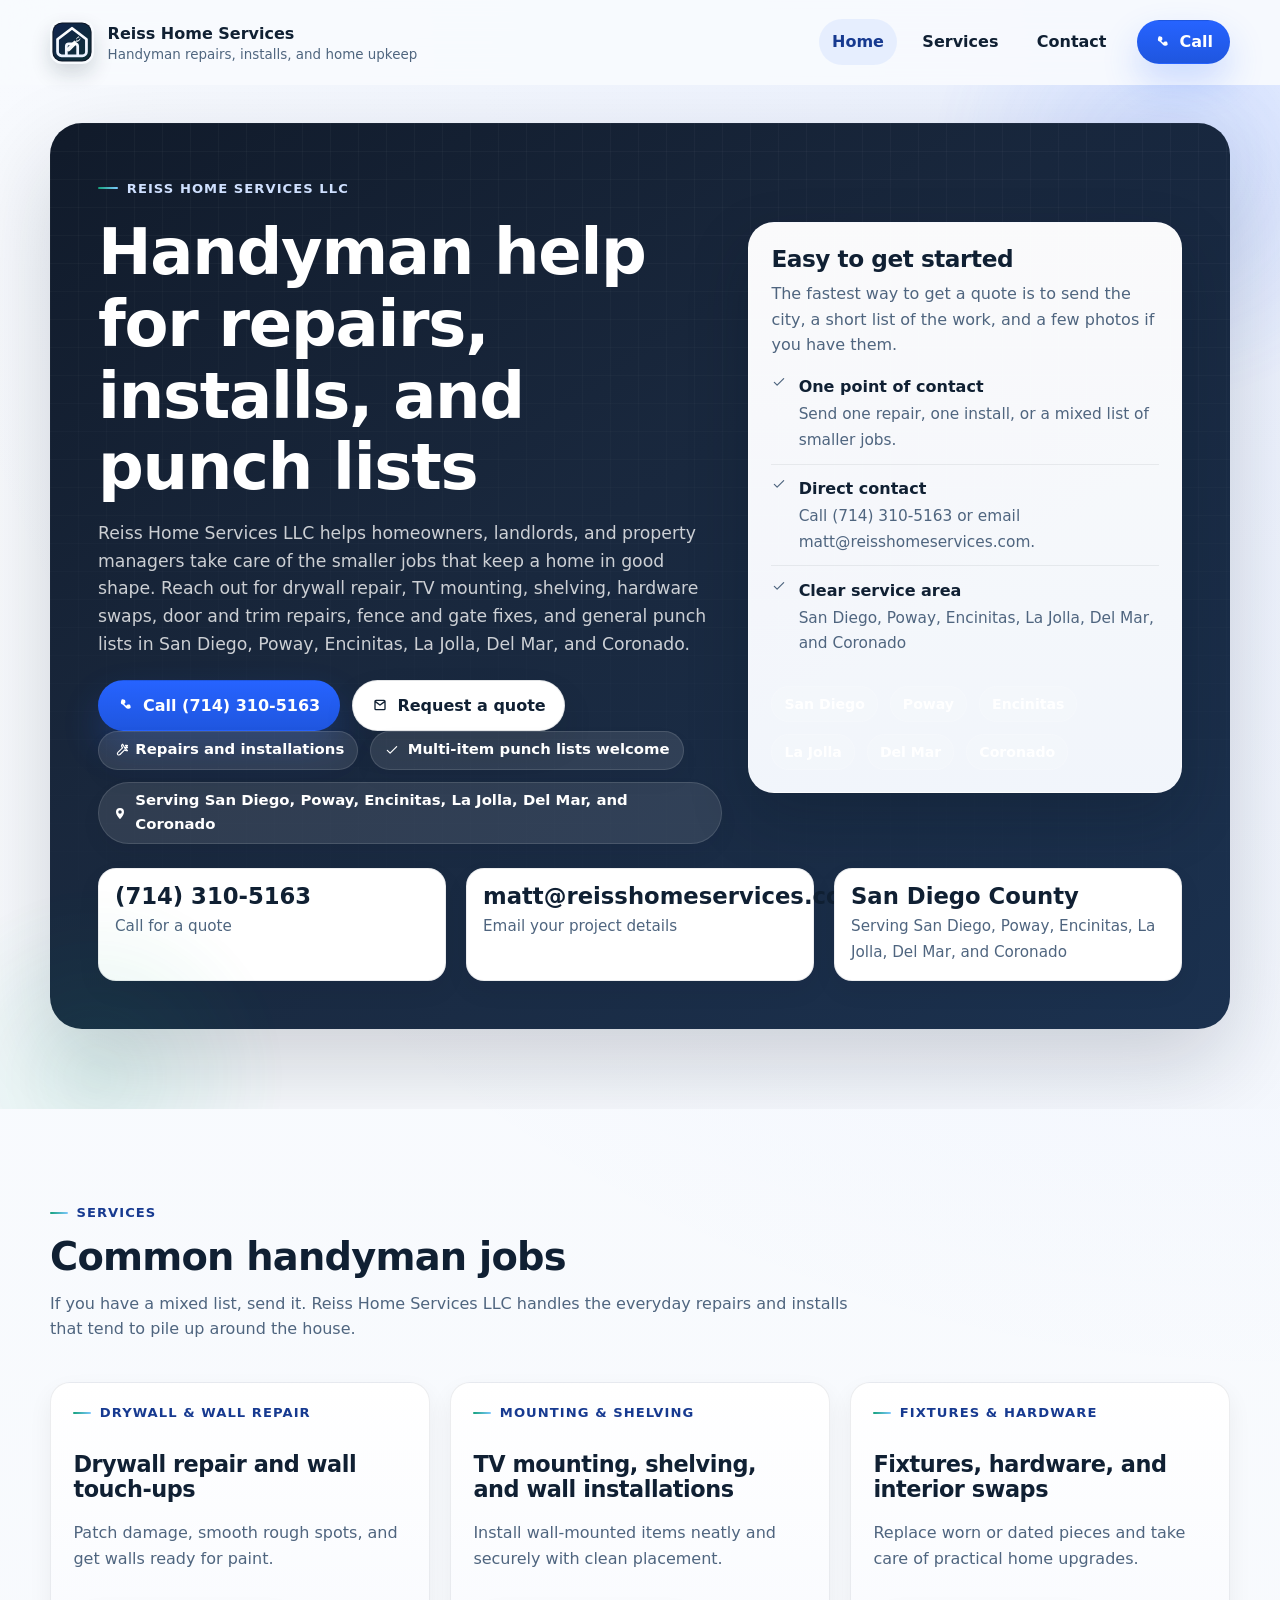
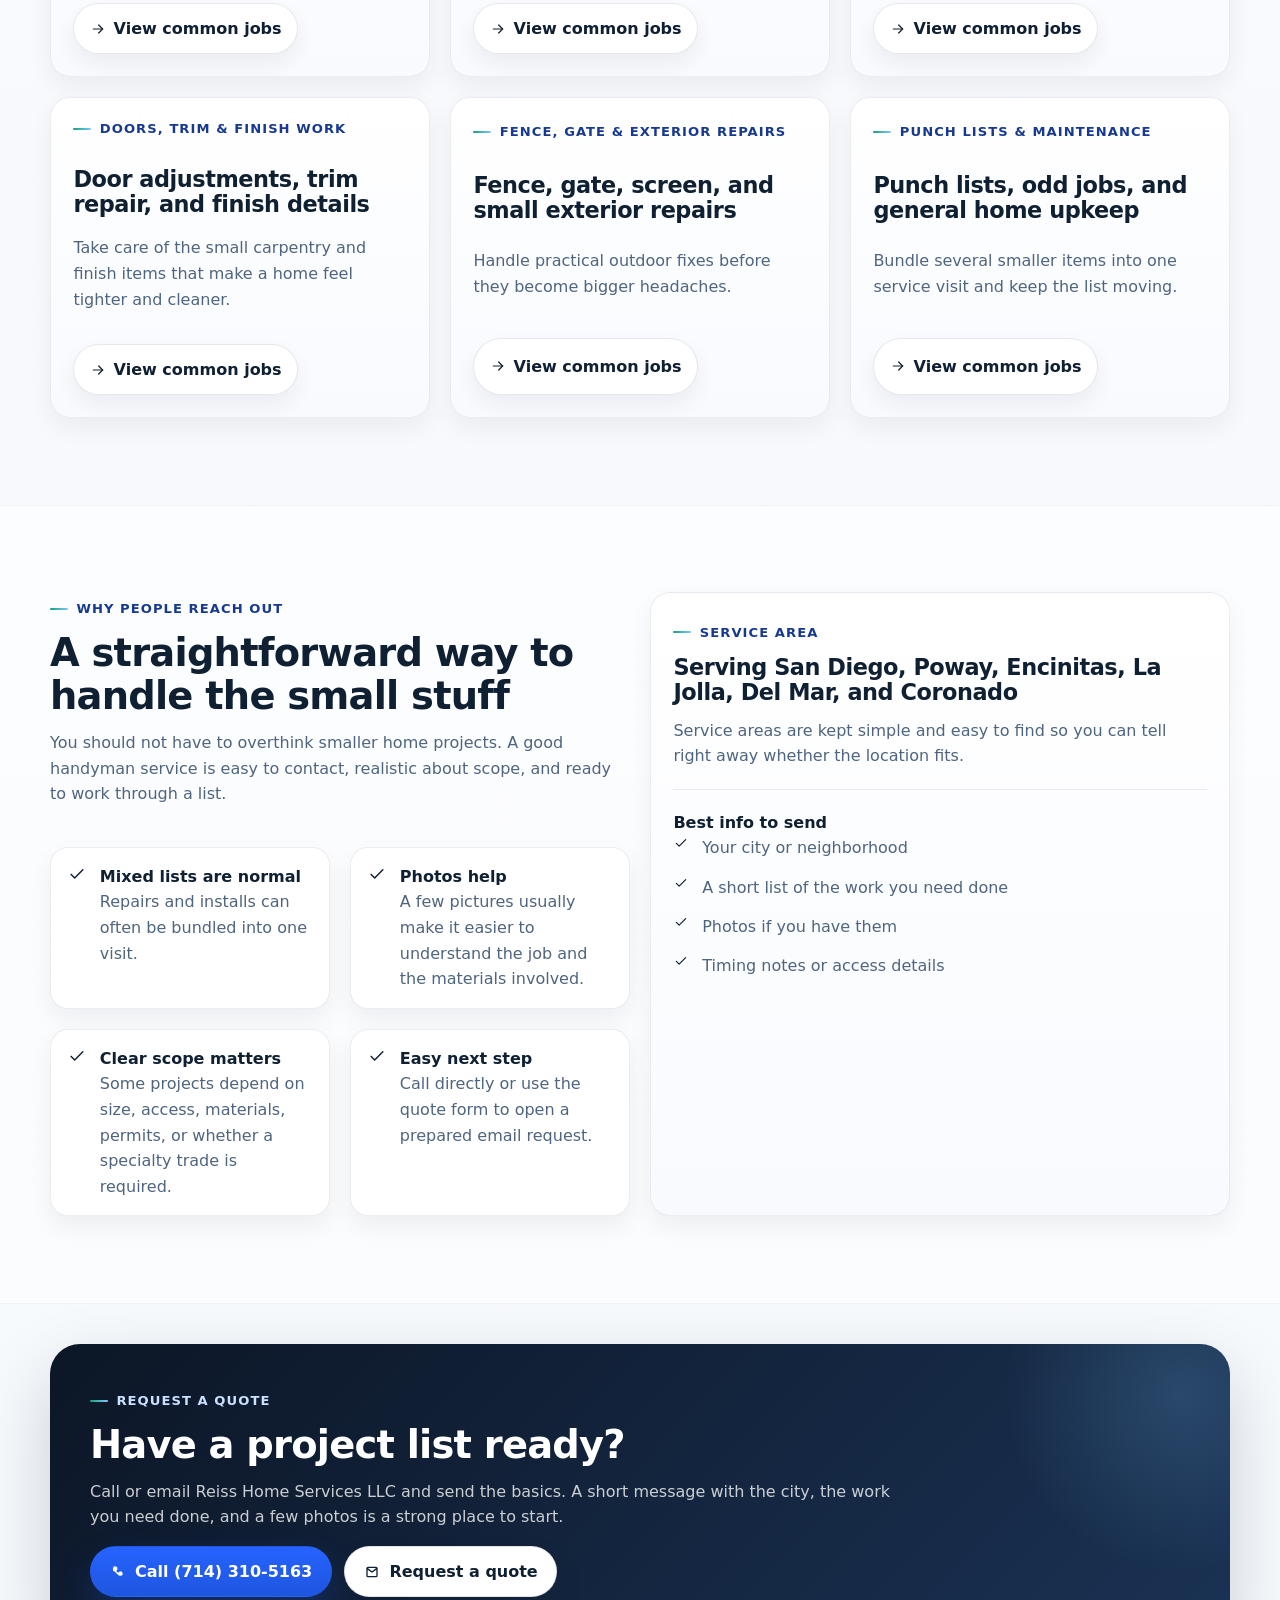
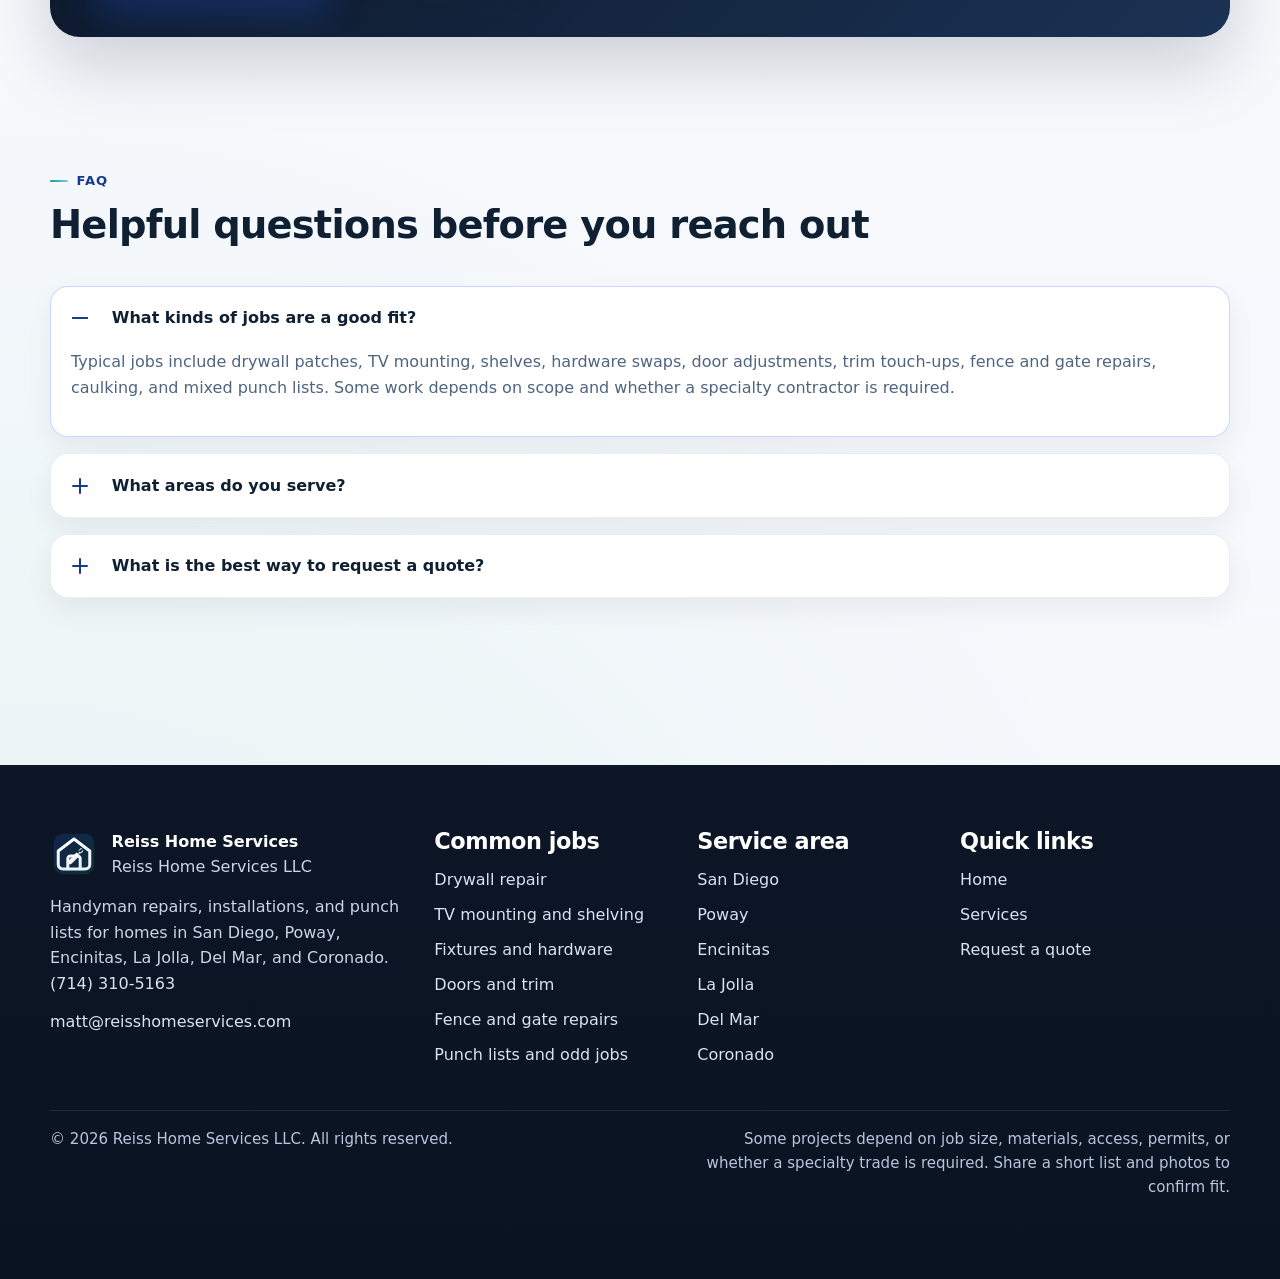
<file: index.html>
<!doctype html>
    <html lang="en">
        <head>
      <meta charset="utf-8">
      <meta name="viewport" content="width=device-width, initial-scale=1">
      <title>Handyman in San Diego County | Reiss Home Services LLC</title>
      <meta name="description" content="Handyman repairs, installations, and punch lists for homes in San Diego, Poway, Encinitas, La Jolla, Del Mar, and Coronado. Call or email Reiss Home Services LLC for a quote.">
      <meta name="keywords" content="handyman san diego county, handyman san diego, handyman poway, handyman encinitas, handyman la jolla, handyman del mar, handyman coronado, drywall repair, tv mounting, shelves, door repair, trim repair, punch list">
      <meta name="robots" content="index,follow,max-image-preview:large,max-snippet:-1,max-video-preview:-1">
      <meta name="theme-color" content="#0c1626">
      <meta name="format-detection" content="telephone=yes">
      <link rel="canonical" href="https://reisshomeservices.com/">
      <link rel="alternate" hreflang="en-US" href="https://reisshomeservices.com/">
      <link rel="alternate" hreflang="x-default" href="https://reisshomeservices.com/">
      <meta property="og:type" content="website">
      <meta property="og:site_name" content="Reiss Home Services">
      <meta property="og:locale" content="en_US">
      <meta property="og:title" content="Handyman in San Diego County | Reiss Home Services LLC">
      <meta property="og:description" content="Handyman repairs, installations, and punch lists for homes in San Diego, Poway, Encinitas, La Jolla, Del Mar, and Coronado. Call or email Reiss Home Services LLC for a quote.">
      <meta property="og:url" content="https://reisshomeservices.com/">
      <meta property="og:image" content="https://reisshomeservices.com/assets/img/og-image.png">
      <meta property="og:image:width" content="1200">
      <meta property="og:image:height" content="630">
      <meta name="twitter:card" content="summary_large_image">
      <meta name="twitter:title" content="Handyman in San Diego County | Reiss Home Services LLC">
      <meta name="twitter:description" content="Handyman repairs, installations, and punch lists for homes in San Diego, Poway, Encinitas, La Jolla, Del Mar, and Coronado. Call or email Reiss Home Services LLC for a quote.">
      <meta name="twitter:image" content="https://reisshomeservices.com/assets/img/og-image.png">
      <link rel="icon" href="favicon.ico" sizes="any">
      <link rel="icon" type="image/svg+xml" href="favicon.svg">
      <link rel="apple-touch-icon" href="apple-touch-icon.png">
      <link rel="manifest" href="site.webmanifest">
      <link rel="stylesheet" href="assets/css/styles.css">
      <script type="application/ld+json">{"@context":"https://schema.org","@type":["HomeAndConstructionBusiness","ProfessionalService"],"@id":"https://reisshomeservices.com#business","name":"Reiss Home Services","legalName":"Reiss Home Services LLC","url":"https://reisshomeservices.com/","telephone":"(714) 310-5163","email":"matt@reisshomeservices.com","logo":"https://reisshomeservices.com/assets/img/icon-512.png","image":"https://reisshomeservices.com/assets/img/og-image.png","description":"Handyman repairs, installations, and punch lists in San Diego County.","areaServed":[{"@type":"City","name":"San Diego"},{"@type":"City","name":"Poway"},{"@type":"City","name":"Encinitas"},{"@type":"City","name":"La Jolla"},{"@type":"City","name":"Del Mar"},{"@type":"City","name":"Coronado"}],"serviceArea":{"@type":"AdministrativeArea","name":"San Diego County, California"},"contactPoint":[{"@type":"ContactPoint","contactType":"customer service","telephone":"(714) 310-5163","email":"matt@reisshomeservices.com","areaServed":["San Diego","Poway","Encinitas","La Jolla","Del Mar","Coronado"],"availableLanguage":["en-US"]}],"hasOfferCatalog":{"@type":"OfferCatalog","name":"Handyman services","itemListElement":[{"@type":"OfferCatalog","name":"Drywall & wall repair","url":"https://reisshomeservices.com/services/#drywall-wall-repair","description":"Patch damage, smooth rough spots, and get walls ready for paint.","itemListElement":[{"@type":"Service","name":"Drywall hole patching"},{"@type":"Service","name":"Nail pop and screw pop repair"},{"@type":"Service","name":"Minor ceiling patch repair"},{"@type":"Service","name":"Stress crack touch-ups"},{"@type":"Service","name":"Texture touch-up blending"},{"@type":"Service","name":"Corner bead touch-ups"},{"@type":"Service","name":"Scuffed wall repair"},{"@type":"Service","name":"Paint-ready surface prep"}]},{"@type":"OfferCatalog","name":"Mounting & shelving","url":"https://reisshomeservices.com/services/#mounting-shelving-installations","description":"Install wall-mounted items neatly and securely with clean placement.","itemListElement":[{"@type":"Service","name":"TV mounting"},{"@type":"Service","name":"Floating shelf installation"},{"@type":"Service","name":"Mirror hanging"},{"@type":"Service","name":"Artwork and frame hanging"},{"@type":"Service","name":"Curtain rod installation"},{"@type":"Service","name":"Towel bar and bath accessory mounting"},{"@type":"Service","name":"Closet shelves and rods"},{"@type":"Service","name":"Garage storage mounting"}]},{"@type":"OfferCatalog","name":"Fixtures & hardware","url":"https://reisshomeservices.com/services/#fixtures-hardware-swaps","description":"Replace worn or dated pieces and take care of practical home upgrades.","itemListElement":[{"@type":"Service","name":"Light fixture replacement"},{"@type":"Service","name":"Ceiling fan replacement"},{"@type":"Service","name":"Faucet replacement"},{"@type":"Service","name":"Showerhead installation"},{"@type":"Service","name":"Cabinet pulls and knobs"},{"@type":"Service","name":"Door hardware replacement"},{"@type":"Service","name":"Smart lock hardware installation"},{"@type":"Service","name":"Smoke and CO alarm replacement"}]},{"@type":"OfferCatalog","name":"Doors, trim & finish work","url":"https://reisshomeservices.com/services/#doors-trim-finish-work","description":"Take care of the small carpentry and finish items that make a home feel tighter and cleaner.","itemListElement":[{"@type":"Service","name":"Interior door alignment"},{"@type":"Service","name":"Latch and strike plate adjustment"},{"@type":"Service","name":"Closet door repair"},{"@type":"Service","name":"Weatherstripping replacement"},{"@type":"Service","name":"Threshold adjustment"},{"@type":"Service","name":"Baseboard repair"},{"@type":"Service","name":"Trim touch-ups"},{"@type":"Service","name":"Caulking refresh"}]},{"@type":"OfferCatalog","name":"Fence, gate & exterior repairs","url":"https://reisshomeservices.com/services/#fence-gate-exterior-repairs","description":"Handle practical outdoor fixes before they become bigger headaches.","itemListElement":[{"@type":"Service","name":"Gate latch repair"},{"@type":"Service","name":"Gate alignment adjustments"},{"@type":"Service","name":"Fence hardware replacement"},{"@type":"Service","name":"Fence board replacement"},{"@type":"Service","name":"Screen door repair"},{"@type":"Service","name":"Window screen repair"},{"@type":"Service","name":"Exterior caulking touch-ups"},{"@type":"Service","name":"Mailbox and accessory fixes"}]},{"@type":"OfferCatalog","name":"Punch lists & maintenance","url":"https://reisshomeservices.com/services/#punch-lists-maintenance","description":"Bundle several smaller items into one service visit and keep the list moving.","itemListElement":[{"@type":"Service","name":"Move-in punch lists"},{"@type":"Service","name":"Move-out repair lists"},{"@type":"Service","name":"Rental turnover touch-ups"},{"@type":"Service","name":"Home sale prep items"},{"@type":"Service","name":"Seasonal maintenance tasks"},{"@type":"Service","name":"Accessory assembly and installation"},{"@type":"Service","name":"Small mixed repair lists"},{"@type":"Service","name":"Odds and ends around the house"}]}]},"knowsAbout":["Drywall repair","TV mounting","Shelf installation","Fixture replacement","Door repair","Trim repair","Fence repair","Gate repair","Punch lists","Home maintenance"]}</script>
<script type="application/ld+json">{"@context":"https://schema.org","@type":"WebSite","@id":"https://reisshomeservices.com#website","url":"https://reisshomeservices.com/","name":"Reiss Home Services","description":"Handyman repairs, installations, and punch lists in San Diego County.","inLanguage":"en-US","publisher":{"@id":"https://reisshomeservices.com#business"}}</script>
<script type="application/ld+json">{"@context":"https://schema.org","@type":"WebPage","name":"Reiss Home Services home page","url":"https://reisshomeservices.com/","description":"Handyman repairs, installations, and punch lists in San Diego County.","isPartOf":{"@id":"https://reisshomeservices.com#website"}}</script>
<script type="application/ld+json">{"@context":"https://schema.org","@type":"FAQPage","mainEntity":[{"@type":"Question","name":"What kinds of jobs are a good fit?","acceptedAnswer":{"@type":"Answer","text":"Typical jobs include drywall patches, TV mounting, shelves, hardware swaps, door adjustments, trim touch-ups, fence and gate repairs, caulking, and mixed punch lists. Some work depends on scope and whether a specialty contractor is required."}},{"@type":"Question","name":"What areas do you serve?","acceptedAnswer":{"@type":"Answer","text":"Reiss Home Services LLC serves San Diego, Poway, Encinitas, La Jolla, Del Mar, and Coronado."}},{"@type":"Question","name":"What is the best way to request a quote?","acceptedAnswer":{"@type":"Answer","text":"Call or email with your city, a short description of the work, and photos if you have them. You can also use the quote form to open a prepared email draft."}}]}</script>
    </head>
    <body>
      <a class="skip-link" href="#main-content">Skip to content</a>
      <header class="site-header" data-header>
  <div class="container header-inner">
    <a class="brand" href="./">
      <img src="assets/img/logo-mark.svg" alt="Reiss Home Services logo" width="44" height="44">
      <span class="brand-copy">
        <strong>Reiss Home Services</strong>
        <span>Handyman repairs, installs, and home upkeep</span>
      </span>
    </a>
    <button class="menu-toggle" type="button" aria-expanded="false" aria-label="Toggle navigation" data-menu-toggle>
      <span></span><span></span><span></span>
    </button>
    <nav class="site-nav" aria-label="Primary" data-site-nav>
      <div class="site-nav-links">
        <a href="./" aria-current="page">Home</a>
        <a href="services/">Services</a>
        <a href="contact/">Contact</a>
      </div>
      <div class="site-nav-cta">
        <a class="button nav-cta" href="tel:+17143105163"><svg class="icon-sm" viewBox="0 0 24 24" aria-hidden="true" xmlns="http://www.w3.org/2000/svg"><path fill="currentColor" d="M6.4 5.1a2 2 0 0 1 2.3-1.6l2.2.5a2 2 0 0 1 1.5 1.6l.2 1.9a2 2 0 0 1-.6 1.7L10.7 10a14.7 14.7 0 0 0 3.3 3.3l.8-1.3a2 2 0 0 1 1.7-.9l1.9.2a2 2 0 0 1 1.6 1.5l.5 2.2a2 2 0 0 1-1.6 2.3l-1.8.3a4 4 0 0 1-3.4-1.1l-4.7-4.7A4 4 0 0 1 6 6.9z"/></svg><span>Call</span></a>
      </div>
    </nav>
  </div>
</header>

      <main id="main-content">
          <section class="hero">
      <div class="container">
        <div class="hero-shell">
          <div class="hero-grid">
            <div class="hero-copy">
              <div class="eyebrow">Reiss Home Services LLC</div>
              <h1>Handyman help for repairs, installs, and punch lists</h1>
              <p>Reiss Home Services LLC helps homeowners, landlords, and property managers take care of the smaller jobs that keep a home in good shape. Reach out for drywall repair, TV mounting, shelving, hardware swaps, door and trim repairs, fence and gate fixes, and general punch lists in San Diego, Poway, Encinitas, La Jolla, Del Mar, and Coronado.</p>
              <div class="actions">
                <a class="button" href="tel:+17143105163"><svg class="icon-sm" viewBox="0 0 24 24" aria-hidden="true" xmlns="http://www.w3.org/2000/svg"><path fill="currentColor" d="M6.4 5.1a2 2 0 0 1 2.3-1.6l2.2.5a2 2 0 0 1 1.5 1.6l.2 1.9a2 2 0 0 1-.6 1.7L10.7 10a14.7 14.7 0 0 0 3.3 3.3l.8-1.3a2 2 0 0 1 1.7-.9l1.9.2a2 2 0 0 1 1.6 1.5l.5 2.2a2 2 0 0 1-1.6 2.3l-1.8.3a4 4 0 0 1-3.4-1.1l-4.7-4.7A4 4 0 0 1 6 6.9z"/></svg><span>Call (714) 310-5163</span></a>
                <a class="button button-secondary" href="contact/"><svg class="icon-sm" viewBox="0 0 24 24" aria-hidden="true" xmlns="http://www.w3.org/2000/svg"><path fill="currentColor" d="M3.5 6.5A2.5 2.5 0 0 1 6 4h12a2.5 2.5 0 0 1 2.5 2.5v11A2.5 2.5 0 0 1 18 20H6a2.5 2.5 0 0 1-2.5-2.5zm2.2-.5 6.3 4.7 6.3-4.7H5.7zm12.8 2.5-5.8 4.4a1.3 1.3 0 0 1-1.4 0L5.5 8.5v9a.5.5 0 0 0 .5.5h12a.5.5 0 0 0 .5-.5z"/></svg><span>Request a quote</span></a>
              </div>
              <div class="hero-mini">
                <span class="chip"><svg class="icon-sm" viewBox="0 0 24 24" aria-hidden="true" xmlns="http://www.w3.org/2000/svg"><g fill="none" stroke="currentColor" stroke-width="1.8" stroke-linecap="round" stroke-linejoin="round"><path d="M14.7 4.4a4.2 4.2 0 0 0 1.1 4.3l-6.9 6.9a2.2 2.2 0 1 0 3.1 3.1l6.9-6.9a4.2 4.2 0 0 0 4.3 1.1l-2.7-2.7a1.7 1.7 0 0 1 2.4-2.4l2.7 2.7a4.2 4.2 0 0 0-1.1-4.3 4.2 4.2 0 0 0-4.3-1.1l1.4 1.4a1.7 1.7 0 0 1-2.4 2.4L16 3.3a4.2 4.2 0 0 0-1.3 1.1z"/></g></svg><span>Repairs and installations</span></span>
                <span class="chip"><svg class="icon-sm" viewBox="0 0 24 24" aria-hidden="true" xmlns="http://www.w3.org/2000/svg"><g fill="none" stroke="currentColor" stroke-width="1.8" stroke-linecap="round" stroke-linejoin="round"><path d="m5 12.5 4.2 4.2L19 7"/></g></svg><span>Multi-item punch lists welcome</span></span>
                <span class="chip"><svg class="icon-sm" viewBox="0 0 24 24" aria-hidden="true" xmlns="http://www.w3.org/2000/svg"><path fill="currentColor" d="M12 21s6-5.7 6-10.6A6 6 0 1 0 6 10.4C6 15.3 12 21 12 21zm0-8a2.6 2.6 0 1 1 0-5.2 2.6 2.6 0 0 1 0 5.2z"/></svg><span>Serving San Diego, Poway, Encinitas, La Jolla, Del Mar, and Coronado</span></span>
              </div>
            </div>
            <aside class="hero-card reveal">
              <h2>Easy to get started</h2>
              <p>The fastest way to get a quote is to send the city, a short list of the work, and a few photos if you have them.</p>
              <ul class="hero-list">
                <li><svg class="icon-sm" viewBox="0 0 24 24" aria-hidden="true" xmlns="http://www.w3.org/2000/svg"><g fill="none" stroke="currentColor" stroke-width="1.8" stroke-linecap="round" stroke-linejoin="round"><path d="m5 12.5 4.2 4.2L19 7"/></g></svg><div><strong>One point of contact</strong><span>Send one repair, one install, or a mixed list of smaller jobs.</span></div></li>
                <li><svg class="icon-sm" viewBox="0 0 24 24" aria-hidden="true" xmlns="http://www.w3.org/2000/svg"><g fill="none" stroke="currentColor" stroke-width="1.8" stroke-linecap="round" stroke-linejoin="round"><path d="m5 12.5 4.2 4.2L19 7"/></g></svg><div><strong>Direct contact</strong><span>Call (714) 310-5163 or email matt@reisshomeservices.com.</span></div></li>
                <li><svg class="icon-sm" viewBox="0 0 24 24" aria-hidden="true" xmlns="http://www.w3.org/2000/svg"><g fill="none" stroke="currentColor" stroke-width="1.8" stroke-linecap="round" stroke-linejoin="round"><path d="m5 12.5 4.2 4.2L19 7"/></g></svg><div><strong>Clear service area</strong><span>San Diego, Poway, Encinitas, La Jolla, Del Mar, and Coronado</span></div></li>
              </ul>
              <div class="badge-row"><span class="badge">San Diego</span><span class="badge">Poway</span><span class="badge">Encinitas</span><span class="badge">La Jolla</span><span class="badge">Del Mar</span><span class="badge">Coronado</span></div>
            </aside>
          </div>
          <div class="stats-strip">
            <div class="stat reveal"><strong>(714) 310-5163</strong><span>Call for a quote</span></div>
            <div class="stat reveal"><strong>matt@reisshomeservices.com</strong><span>Email your project details</span></div>
            <div class="stat reveal"><strong>San Diego County</strong><span>Serving San Diego, Poway, Encinitas, La Jolla, Del Mar, and Coronado</span></div>
          </div>
        </div>
      </div>
    </section>

    <section class="section">
      <div class="container">
        <div class="section-head">
          <div class="section-label">Services</div>
          <h2>Common handyman jobs</h2>
          <p>If you have a mixed list, send it. Reiss Home Services LLC handles the everyday repairs and installs that tend to pile up around the house.</p>
        </div>
        <div class="card-grid">
          <article class="card soft service-card reveal">
  <div class="section-label">Drywall &amp; wall repair</div>
  <h3>Drywall repair and wall touch-ups</h3>
  <p>Patch damage, smooth rough spots, and get walls ready for paint.</p>
  <div class="related-links"><a href="services/#drywall-wall-repair"><svg class="icon-sm" viewBox="0 0 24 24" aria-hidden="true" xmlns="http://www.w3.org/2000/svg"><g fill="none" stroke="currentColor" stroke-width="1.8" stroke-linecap="round" stroke-linejoin="round"><path d="M5 12h14"/><path d="m13 6 6 6-6 6"/></g></svg><span>View common jobs</span></a></div>
</article>
<article class="card soft service-card reveal">
  <div class="section-label">Mounting &amp; shelving</div>
  <h3>TV mounting, shelving, and wall installations</h3>
  <p>Install wall-mounted items neatly and securely with clean placement.</p>
  <div class="related-links"><a href="services/#mounting-shelving-installations"><svg class="icon-sm" viewBox="0 0 24 24" aria-hidden="true" xmlns="http://www.w3.org/2000/svg"><g fill="none" stroke="currentColor" stroke-width="1.8" stroke-linecap="round" stroke-linejoin="round"><path d="M5 12h14"/><path d="m13 6 6 6-6 6"/></g></svg><span>View common jobs</span></a></div>
</article>
<article class="card soft service-card reveal">
  <div class="section-label">Fixtures &amp; hardware</div>
  <h3>Fixtures, hardware, and interior swaps</h3>
  <p>Replace worn or dated pieces and take care of practical home upgrades.</p>
  <div class="related-links"><a href="services/#fixtures-hardware-swaps"><svg class="icon-sm" viewBox="0 0 24 24" aria-hidden="true" xmlns="http://www.w3.org/2000/svg"><g fill="none" stroke="currentColor" stroke-width="1.8" stroke-linecap="round" stroke-linejoin="round"><path d="M5 12h14"/><path d="m13 6 6 6-6 6"/></g></svg><span>View common jobs</span></a></div>
</article>
<article class="card soft service-card reveal">
  <div class="section-label">Doors, trim &amp; finish work</div>
  <h3>Door adjustments, trim repair, and finish details</h3>
  <p>Take care of the small carpentry and finish items that make a home feel tighter and cleaner.</p>
  <div class="related-links"><a href="services/#doors-trim-finish-work"><svg class="icon-sm" viewBox="0 0 24 24" aria-hidden="true" xmlns="http://www.w3.org/2000/svg"><g fill="none" stroke="currentColor" stroke-width="1.8" stroke-linecap="round" stroke-linejoin="round"><path d="M5 12h14"/><path d="m13 6 6 6-6 6"/></g></svg><span>View common jobs</span></a></div>
</article>
<article class="card soft service-card reveal">
  <div class="section-label">Fence, gate &amp; exterior repairs</div>
  <h3>Fence, gate, screen, and small exterior repairs</h3>
  <p>Handle practical outdoor fixes before they become bigger headaches.</p>
  <div class="related-links"><a href="services/#fence-gate-exterior-repairs"><svg class="icon-sm" viewBox="0 0 24 24" aria-hidden="true" xmlns="http://www.w3.org/2000/svg"><g fill="none" stroke="currentColor" stroke-width="1.8" stroke-linecap="round" stroke-linejoin="round"><path d="M5 12h14"/><path d="m13 6 6 6-6 6"/></g></svg><span>View common jobs</span></a></div>
</article>
<article class="card soft service-card reveal">
  <div class="section-label">Punch lists &amp; maintenance</div>
  <h3>Punch lists, odd jobs, and general home upkeep</h3>
  <p>Bundle several smaller items into one service visit and keep the list moving.</p>
  <div class="related-links"><a href="services/#punch-lists-maintenance"><svg class="icon-sm" viewBox="0 0 24 24" aria-hidden="true" xmlns="http://www.w3.org/2000/svg"><g fill="none" stroke="currentColor" stroke-width="1.8" stroke-linecap="round" stroke-linejoin="round"><path d="M5 12h14"/><path d="m13 6 6 6-6 6"/></g></svg><span>View common jobs</span></a></div>
</article>
        </div>
      </div>
    </section>

    <section class="section section-soft">
      <div class="container split">
        <div>
          <div class="section-head">
            <div class="section-label">Why people reach out</div>
            <h2>A straightforward way to handle the small stuff</h2>
            <p>You should not have to overthink smaller home projects. A good handyman service is easy to contact, realistic about scope, and ready to work through a list.</p>
          </div>
          <div class="check-grid">
            <div class="check-item reveal"><svg class="icon" viewBox="0 0 24 24" aria-hidden="true" xmlns="http://www.w3.org/2000/svg"><g fill="none" stroke="currentColor" stroke-width="1.8" stroke-linecap="round" stroke-linejoin="round"><path d="m5 12.5 4.2 4.2L19 7"/></g></svg><div><strong>Mixed lists are normal</strong><p>Repairs and installs can often be bundled into one visit.</p></div></div>
            <div class="check-item reveal"><svg class="icon" viewBox="0 0 24 24" aria-hidden="true" xmlns="http://www.w3.org/2000/svg"><g fill="none" stroke="currentColor" stroke-width="1.8" stroke-linecap="round" stroke-linejoin="round"><path d="m5 12.5 4.2 4.2L19 7"/></g></svg><div><strong>Photos help</strong><p>A few pictures usually make it easier to understand the job and the materials involved.</p></div></div>
            <div class="check-item reveal"><svg class="icon" viewBox="0 0 24 24" aria-hidden="true" xmlns="http://www.w3.org/2000/svg"><g fill="none" stroke="currentColor" stroke-width="1.8" stroke-linecap="round" stroke-linejoin="round"><path d="m5 12.5 4.2 4.2L19 7"/></g></svg><div><strong>Clear scope matters</strong><p>Some projects depend on size, access, materials, permits, or whether a specialty trade is required.</p></div></div>
            <div class="check-item reveal"><svg class="icon" viewBox="0 0 24 24" aria-hidden="true" xmlns="http://www.w3.org/2000/svg"><g fill="none" stroke="currentColor" stroke-width="1.8" stroke-linecap="round" stroke-linejoin="round"><path d="m5 12.5 4.2 4.2L19 7"/></g></svg><div><strong>Easy next step</strong><p>Call directly or use the quote form to open a prepared email request.</p></div></div>
          </div>
        </div>
        <aside class="card soft reveal">
          <div class="section-label">Service area</div>
          <h3>Serving San Diego, Poway, Encinitas, La Jolla, Del Mar, and Coronado</h3>
          <p>Service areas are kept simple and easy to find so you can tell right away whether the location fits.</p>
          <div class="divider"></div>
          <strong>Best info to send</strong>
          <ul class="highlight-list">
            <li><svg class="icon-sm" viewBox="0 0 24 24" aria-hidden="true" xmlns="http://www.w3.org/2000/svg"><g fill="none" stroke="currentColor" stroke-width="1.8" stroke-linecap="round" stroke-linejoin="round"><path d="m5 12.5 4.2 4.2L19 7"/></g></svg><span>Your city or neighborhood</span></li>
            <li><svg class="icon-sm" viewBox="0 0 24 24" aria-hidden="true" xmlns="http://www.w3.org/2000/svg"><g fill="none" stroke="currentColor" stroke-width="1.8" stroke-linecap="round" stroke-linejoin="round"><path d="m5 12.5 4.2 4.2L19 7"/></g></svg><span>A short list of the work you need done</span></li>
            <li><svg class="icon-sm" viewBox="0 0 24 24" aria-hidden="true" xmlns="http://www.w3.org/2000/svg"><g fill="none" stroke="currentColor" stroke-width="1.8" stroke-linecap="round" stroke-linejoin="round"><path d="m5 12.5 4.2 4.2L19 7"/></g></svg><span>Photos if you have them</span></li>
            <li><svg class="icon-sm" viewBox="0 0 24 24" aria-hidden="true" xmlns="http://www.w3.org/2000/svg"><g fill="none" stroke="currentColor" stroke-width="1.8" stroke-linecap="round" stroke-linejoin="round"><path d="m5 12.5 4.2 4.2L19 7"/></g></svg><span>Timing notes or access details</span></li>
          </ul>
        </aside>
      </div>
    </section>

    <section class="section-tight">
      <div class="container">
        <div class="cta-band reveal">
          <div class="section-label">Request a quote</div>
          <h2>Have a project list ready?</h2>
          <p>Call or email Reiss Home Services LLC and send the basics. A short message with the city, the work you need done, and a few photos is a strong place to start.</p>
          <div class="actions">
            <a class="button" href="tel:+17143105163"><svg class="icon-sm" viewBox="0 0 24 24" aria-hidden="true" xmlns="http://www.w3.org/2000/svg"><path fill="currentColor" d="M6.4 5.1a2 2 0 0 1 2.3-1.6l2.2.5a2 2 0 0 1 1.5 1.6l.2 1.9a2 2 0 0 1-.6 1.7L10.7 10a14.7 14.7 0 0 0 3.3 3.3l.8-1.3a2 2 0 0 1 1.7-.9l1.9.2a2 2 0 0 1 1.6 1.5l.5 2.2a2 2 0 0 1-1.6 2.3l-1.8.3a4 4 0 0 1-3.4-1.1l-4.7-4.7A4 4 0 0 1 6 6.9z"/></svg><span>Call (714) 310-5163</span></a>
            <a class="button button-secondary" href="contact/"><svg class="icon-sm" viewBox="0 0 24 24" aria-hidden="true" xmlns="http://www.w3.org/2000/svg"><path fill="currentColor" d="M3.5 6.5A2.5 2.5 0 0 1 6 4h12a2.5 2.5 0 0 1 2.5 2.5v11A2.5 2.5 0 0 1 18 20H6a2.5 2.5 0 0 1-2.5-2.5zm2.2-.5 6.3 4.7 6.3-4.7H5.7zm12.8 2.5-5.8 4.4a1.3 1.3 0 0 1-1.4 0L5.5 8.5v9a.5.5 0 0 0 .5.5h12a.5.5 0 0 0 .5-.5z"/></svg><span>Request a quote</span></a>
          </div>
        </div>
      </div>
    </section>

    <section class="section">
      <div class="container">
        <div class="section-head">
          <div class="section-label">FAQ</div>
          <h2>Helpful questions before you reach out</h2>
        </div>
        <div class="faq-grid">
          <details class="faq-item reveal" open>
  <summary>What kinds of jobs are a good fit?</summary>
  <div class="faq-content">
    <p>Typical jobs include drywall patches, TV mounting, shelves, hardware swaps, door adjustments, trim touch-ups, fence and gate repairs, caulking, and mixed punch lists. Some work depends on scope and whether a specialty contractor is required.</p>
  </div>
</details>
<details class="faq-item reveal">
  <summary>What areas do you serve?</summary>
  <div class="faq-content">
    <p>Reiss Home Services LLC serves San Diego, Poway, Encinitas, La Jolla, Del Mar, and Coronado.</p>
  </div>
</details>
<details class="faq-item reveal">
  <summary>What is the best way to request a quote?</summary>
  <div class="faq-content">
    <p>Call or email with your city, a short description of the work, and photos if you have them. You can also use the quote form to open a prepared email draft.</p>
  </div>
</details>
        </div>
      </div>
    </section>

      </main>
      <footer class="site-footer">
  <div class="container footer-grid">
    <div>
      <div class="footer-brand">
        <img src="assets/img/logo-mark.svg" alt="Reiss Home Services logo" width="48" height="48">
        <div>
          <strong>Reiss Home Services</strong>
          <p class="footer-copy">Reiss Home Services LLC</p>
        </div>
      </div>
      <p>Handyman repairs, installations, and punch lists for homes in San Diego, Poway, Encinitas, La Jolla, Del Mar, and Coronado.</p>
      <div class="footer-actions">
        <a href="tel:+17143105163">(714) 310-5163</a>
        <a href="mailto:matt@reisshomeservices.com">matt@reisshomeservices.com</a>
      </div>
    </div>
    <div>
      <h3>Common jobs</h3>
      <ul class="footer-list">
        <li>Drywall repair</li>
        <li>TV mounting and shelving</li>
        <li>Fixtures and hardware</li>
        <li>Doors and trim</li>
        <li>Fence and gate repairs</li>
        <li>Punch lists and odd jobs</li>
      </ul>
    </div>
    <div>
      <h3>Service area</h3>
      <ul class="footer-list">
        <li>San Diego</li><li>Poway</li><li>Encinitas</li><li>La Jolla</li><li>Del Mar</li><li>Coronado</li>
      </ul>
    </div>
    <div>
      <h3>Quick links</h3>
      <ul class="footer-list">
        <li><a href="./">Home</a></li>
        <li><a href="services/">Services</a></li>
        <li><a href="contact/">Request a quote</a></li>
      </ul>
    </div>
  </div>
  <div class="container footer-bottom">
    <p>© <span id="year"></span> Reiss Home Services LLC. All rights reserved.</p>
    <p class="footer-note">Some projects depend on job size, materials, access, permits, or whether a specialty trade is required. Share a short list and photos to confirm fit.</p>
  </div>
</footer>
<div class="mobile-bar" aria-label="Quick contact">
  <a href="tel:+17143105163"><svg class="icon-sm" viewBox="0 0 24 24" aria-hidden="true" xmlns="http://www.w3.org/2000/svg"><path fill="currentColor" d="M6.4 5.1a2 2 0 0 1 2.3-1.6l2.2.5a2 2 0 0 1 1.5 1.6l.2 1.9a2 2 0 0 1-.6 1.7L10.7 10a14.7 14.7 0 0 0 3.3 3.3l.8-1.3a2 2 0 0 1 1.7-.9l1.9.2a2 2 0 0 1 1.6 1.5l.5 2.2a2 2 0 0 1-1.6 2.3l-1.8.3a4 4 0 0 1-3.4-1.1l-4.7-4.7A4 4 0 0 1 6 6.9z"/></svg><span>Call</span></a>
  <a href="mailto:matt@reisshomeservices.com"><svg class="icon-sm" viewBox="0 0 24 24" aria-hidden="true" xmlns="http://www.w3.org/2000/svg"><path fill="currentColor" d="M3.5 6.5A2.5 2.5 0 0 1 6 4h12a2.5 2.5 0 0 1 2.5 2.5v11A2.5 2.5 0 0 1 18 20H6a2.5 2.5 0 0 1-2.5-2.5zm2.2-.5 6.3 4.7 6.3-4.7H5.7zm12.8 2.5-5.8 4.4a1.3 1.3 0 0 1-1.4 0L5.5 8.5v9a.5.5 0 0 0 .5.5h12a.5.5 0 0 0 .5-.5z"/></svg><span>Email</span></a>
</div>
<script src="assets/js/main.js" defer></script>

    </body>
    </html>
</file>
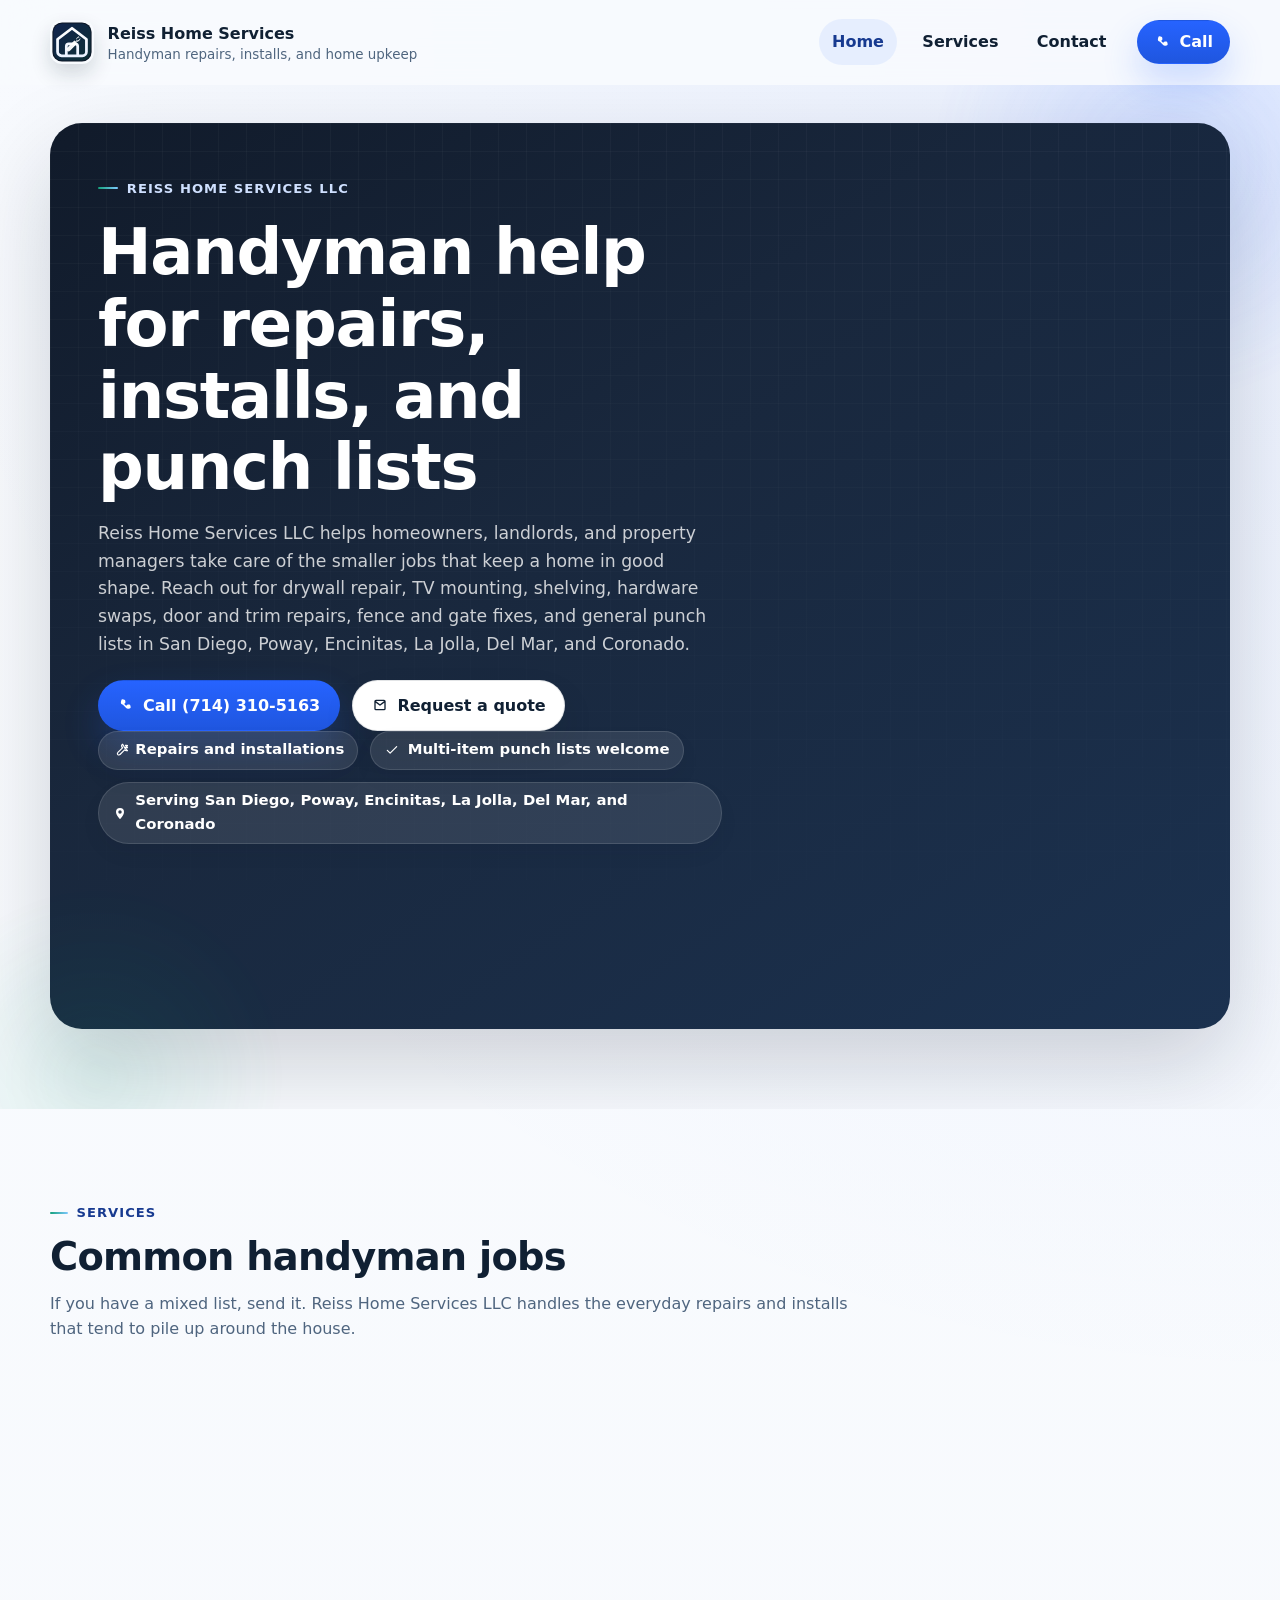
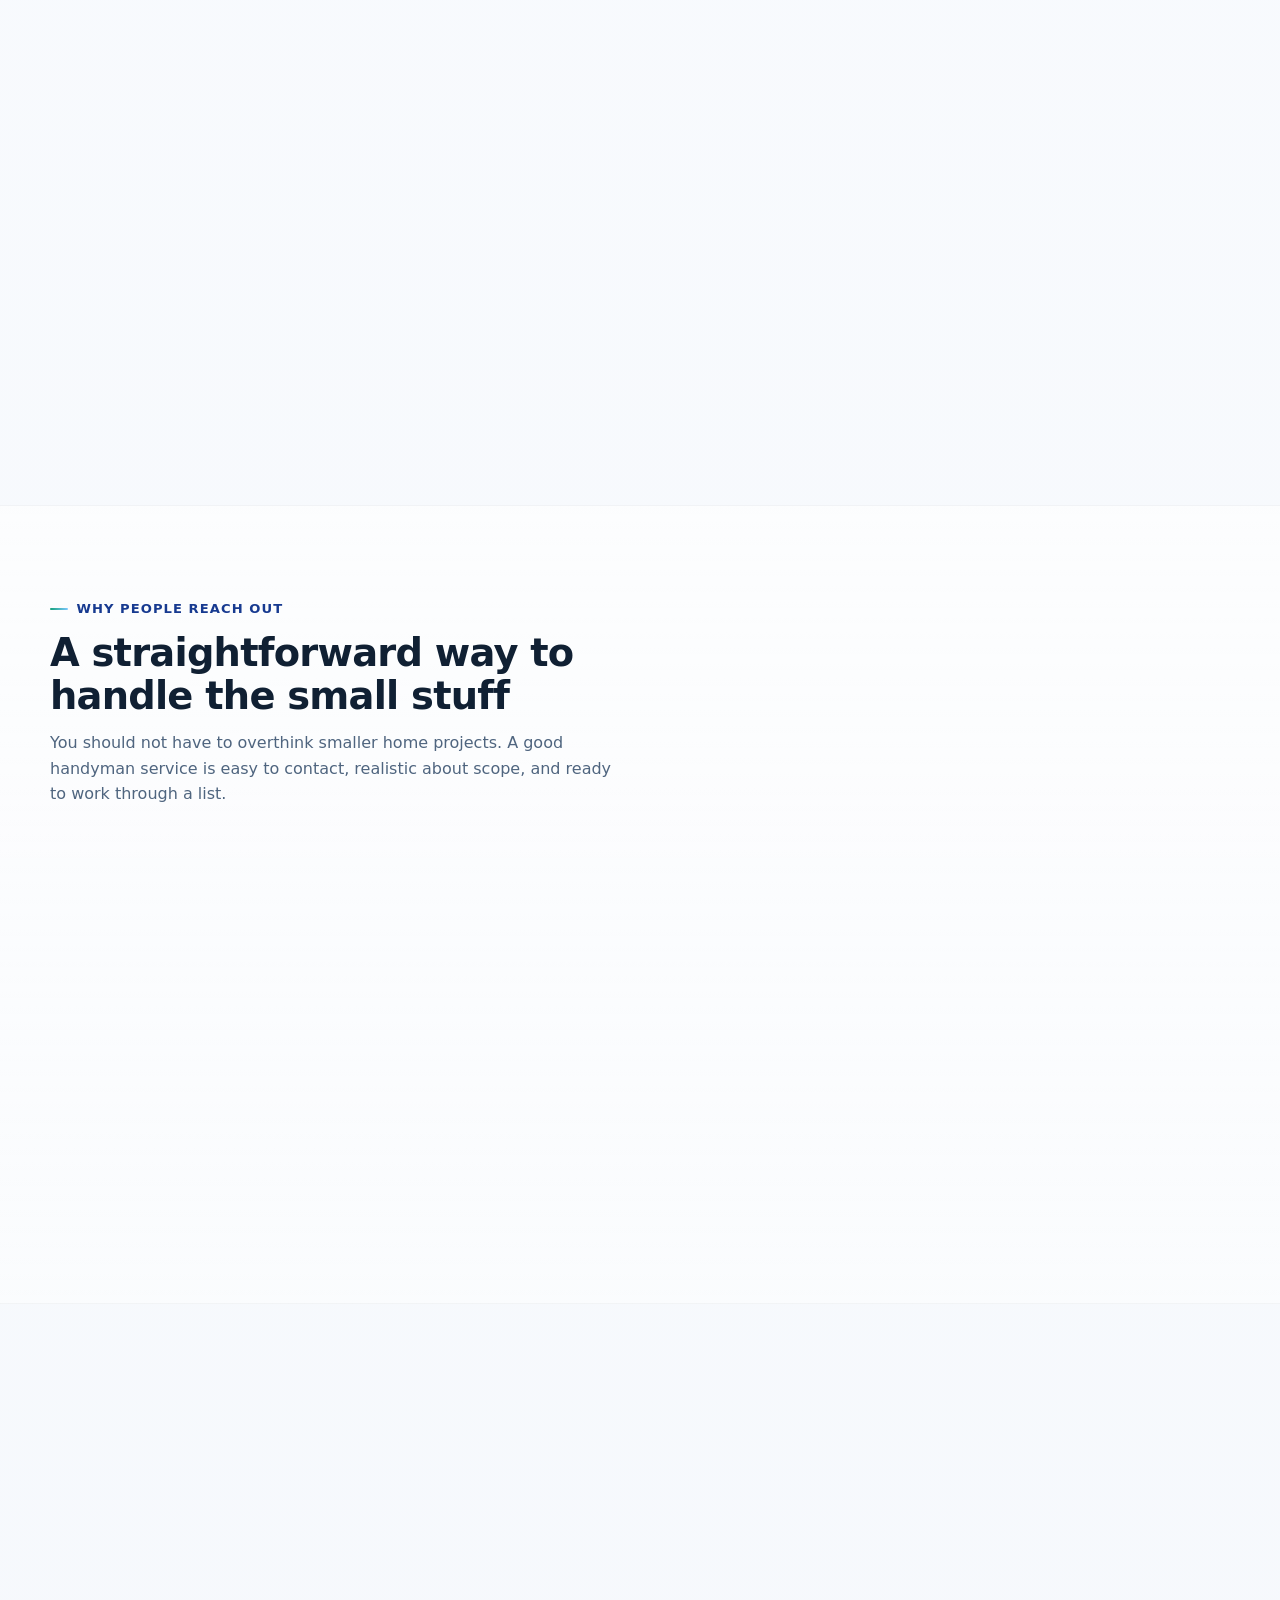
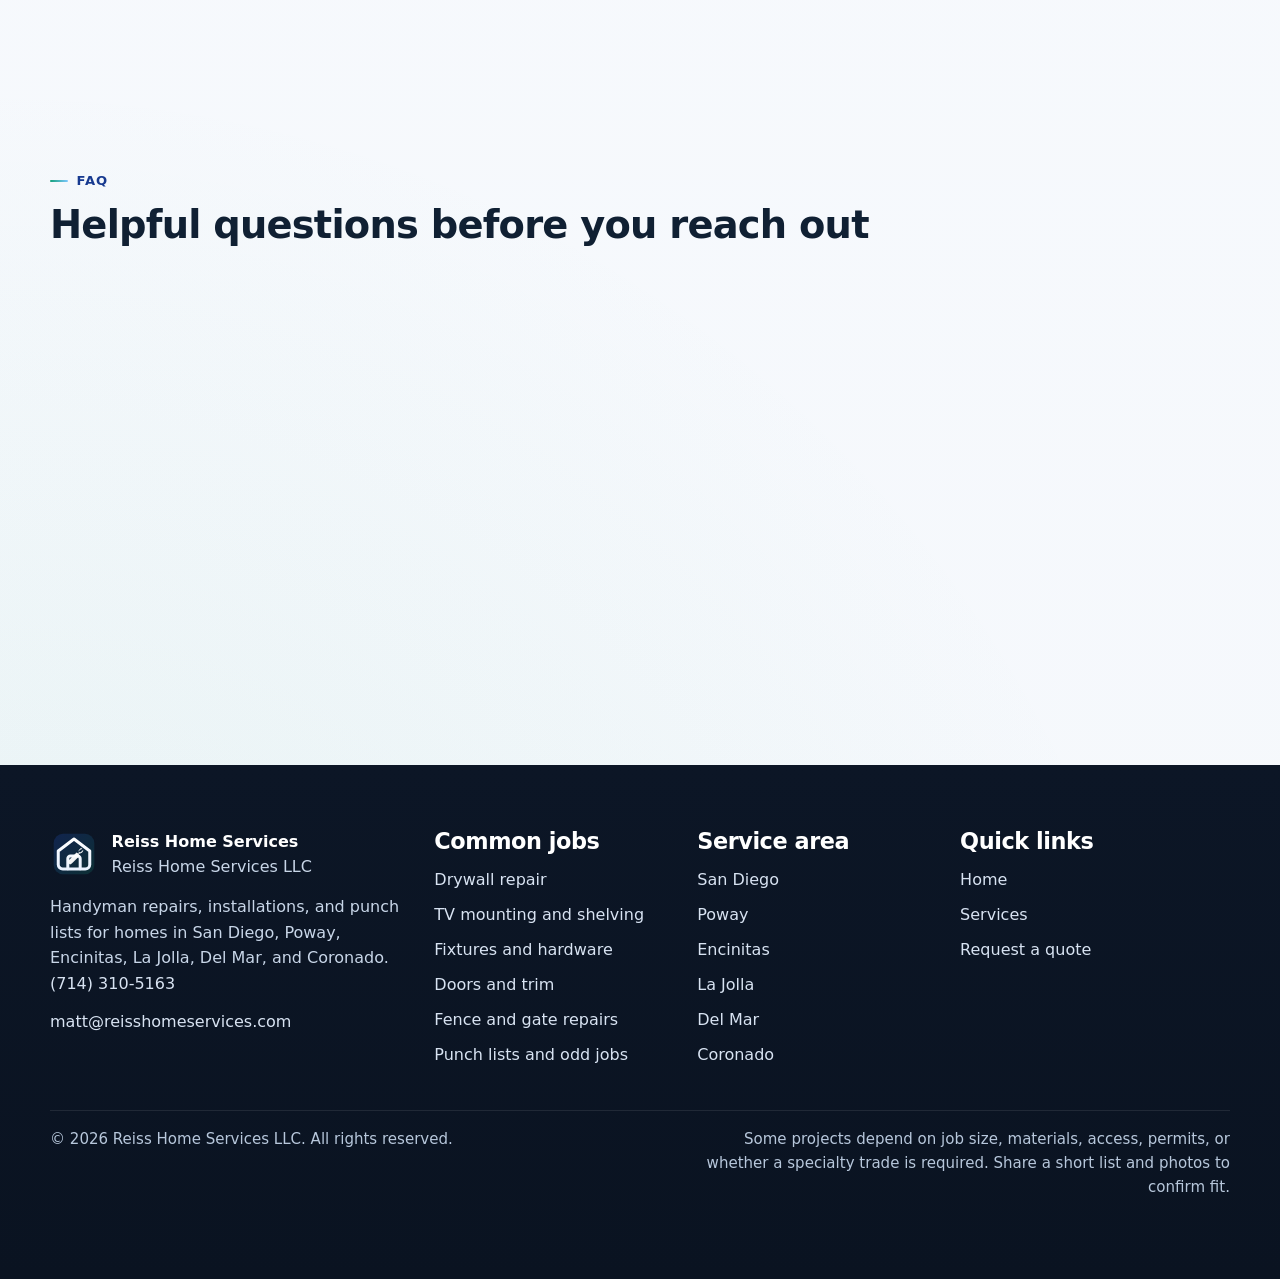
<file: about/index.html>
<!doctype html>
<html lang="en">
<head>
  <meta charset="utf-8">
  <meta name="viewport" content="width=device-width, initial-scale=1">
  <title>Page moved | Reiss Home Services</title>
  <meta name="robots" content="noindex,follow">
  <link rel="canonical" href="https://reisshomeservices.com/">
  <meta http-equiv="refresh" content="0; url=../">
  <style>
    body { font-family: Arial, sans-serif; padding: 2rem; line-height: 1.5; color: #102033; }
    a { color: #1f4fe0; }
  </style>
</head>
<body>
  <p>This page has moved. Continue to <a href="../">https://reisshomeservices.com/</a>.</p>
</body>
</html>
</file>
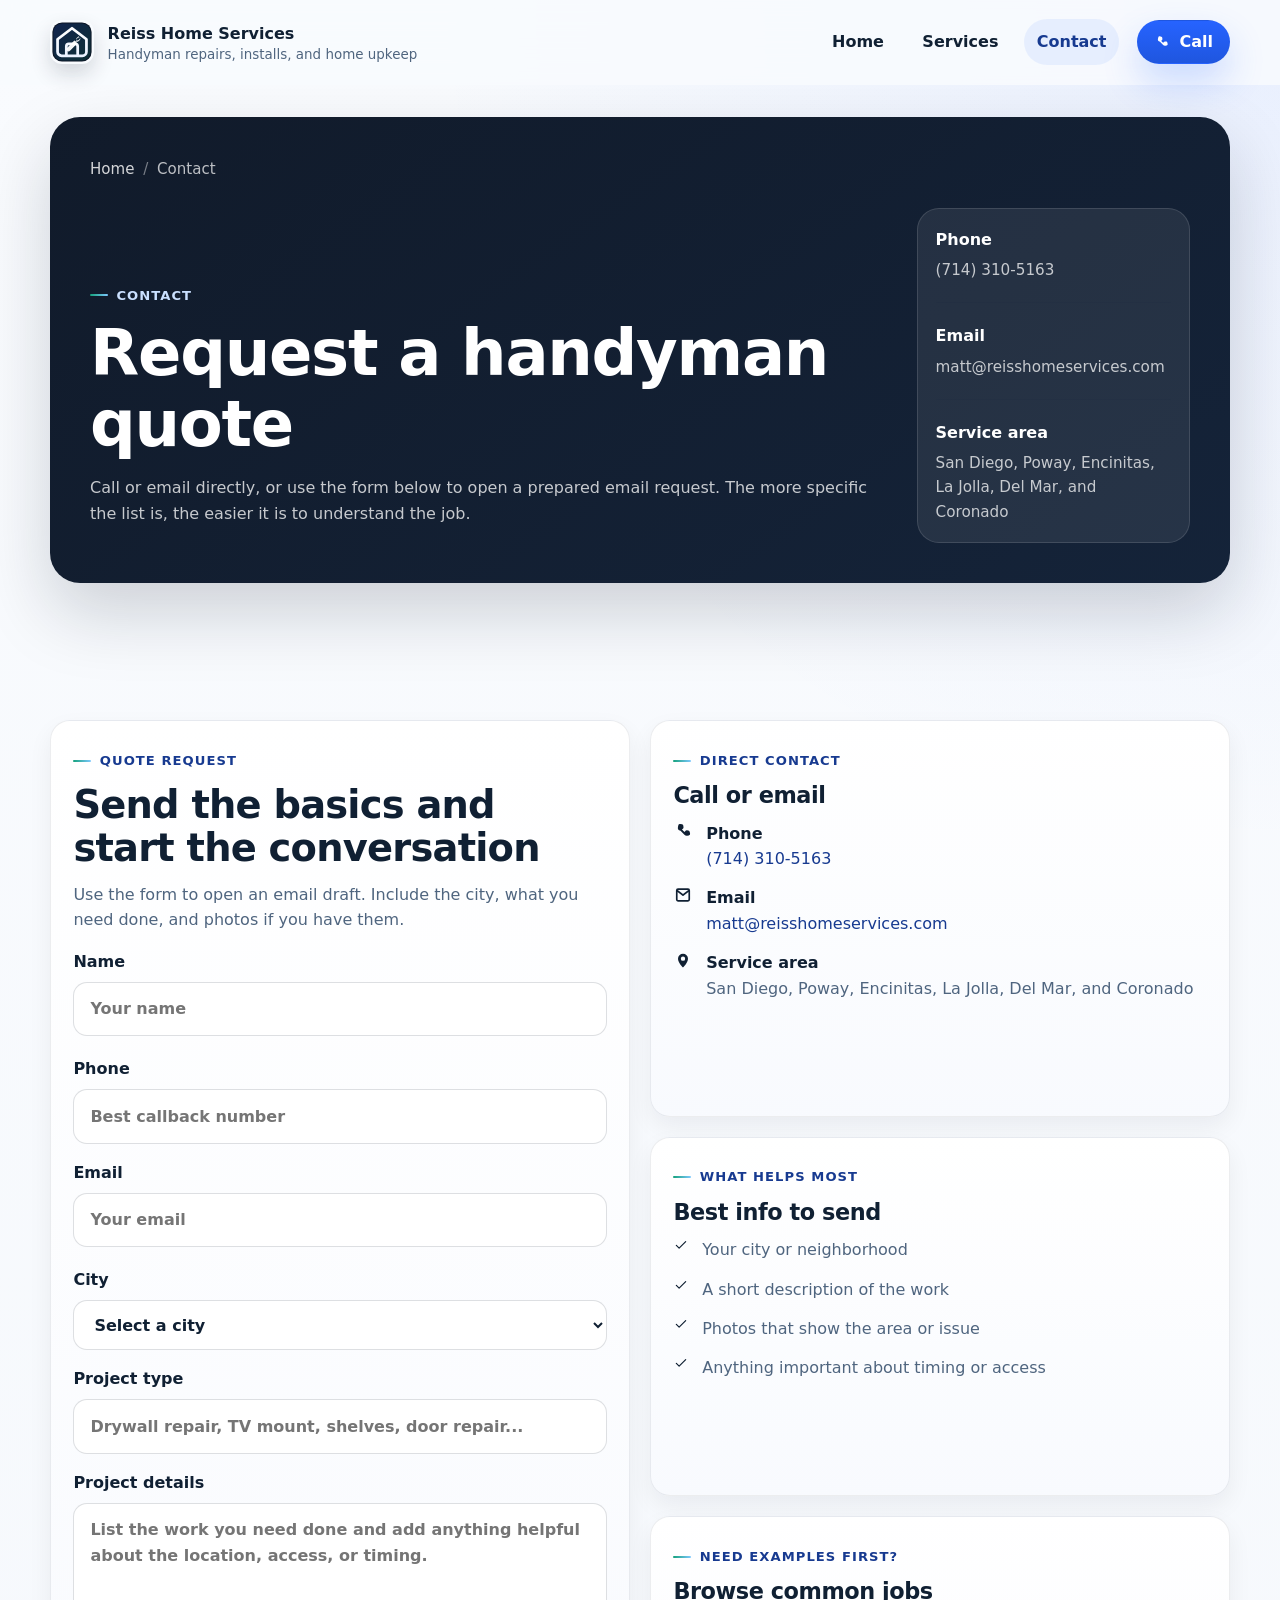
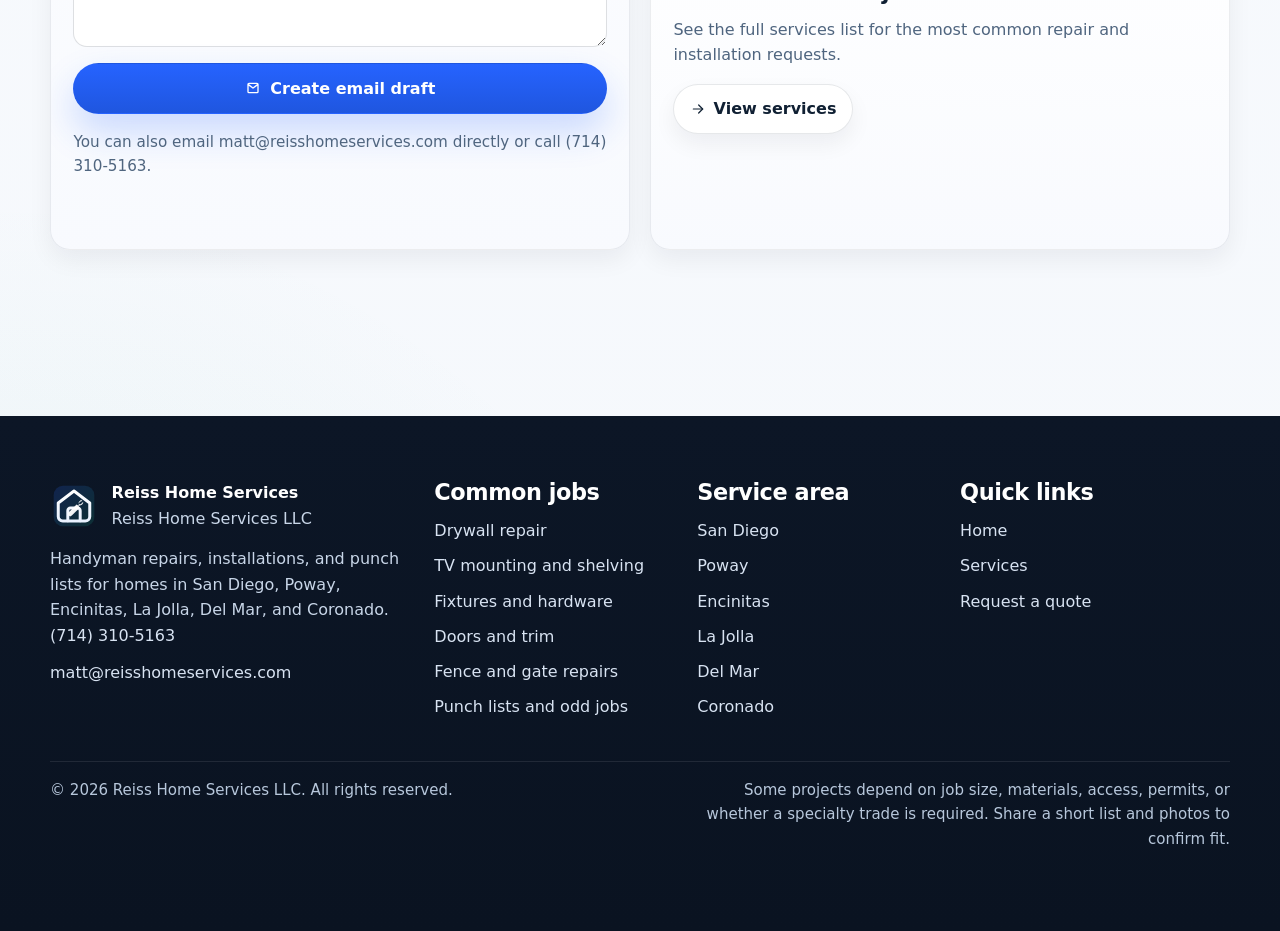
<file: contact/index.html>
<!doctype html>
    <html lang="en">
        <head>
      <meta charset="utf-8">
      <meta name="viewport" content="width=device-width, initial-scale=1">
      <title>Request a Handyman Quote | Reiss Home Services LLC</title>
      <meta name="description" content="Contact Reiss Home Services LLC for handyman quotes in San Diego, Poway, Encinitas, La Jolla, Del Mar, and Coronado. Call (714) 310-5163 or email matt@reisshomeservices.com.">
      <meta name="keywords" content="handyman san diego county, handyman san diego, handyman poway, handyman encinitas, handyman la jolla, handyman del mar, handyman coronado, drywall repair, tv mounting, shelves, door repair, trim repair, punch list">
      <meta name="robots" content="index,follow,max-image-preview:large,max-snippet:-1,max-video-preview:-1">
      <meta name="theme-color" content="#0c1626">
      <meta name="format-detection" content="telephone=yes">
      <link rel="canonical" href="https://reisshomeservices.com/contact/">
      <link rel="alternate" hreflang="en-US" href="https://reisshomeservices.com/contact/">
      <link rel="alternate" hreflang="x-default" href="https://reisshomeservices.com/contact/">
      <meta property="og:type" content="website">
      <meta property="og:site_name" content="Reiss Home Services">
      <meta property="og:locale" content="en_US">
      <meta property="og:title" content="Request a Handyman Quote | Reiss Home Services LLC">
      <meta property="og:description" content="Contact Reiss Home Services LLC for handyman quotes in San Diego, Poway, Encinitas, La Jolla, Del Mar, and Coronado. Call (714) 310-5163 or email matt@reisshomeservices.com.">
      <meta property="og:url" content="https://reisshomeservices.com/contact/">
      <meta property="og:image" content="https://reisshomeservices.com/assets/img/og-image.png">
      <meta property="og:image:width" content="1200">
      <meta property="og:image:height" content="630">
      <meta name="twitter:card" content="summary_large_image">
      <meta name="twitter:title" content="Request a Handyman Quote | Reiss Home Services LLC">
      <meta name="twitter:description" content="Contact Reiss Home Services LLC for handyman quotes in San Diego, Poway, Encinitas, La Jolla, Del Mar, and Coronado. Call (714) 310-5163 or email matt@reisshomeservices.com.">
      <meta name="twitter:image" content="https://reisshomeservices.com/assets/img/og-image.png">
      <link rel="icon" href="../favicon.ico" sizes="any">
      <link rel="icon" type="image/svg+xml" href="../favicon.svg">
      <link rel="apple-touch-icon" href="../apple-touch-icon.png">
      <link rel="manifest" href="../site.webmanifest">
      <link rel="stylesheet" href="../assets/css/styles.css">
      <script type="application/ld+json">{"@context":"https://schema.org","@type":["HomeAndConstructionBusiness","ProfessionalService"],"@id":"https://reisshomeservices.com#business","name":"Reiss Home Services","legalName":"Reiss Home Services LLC","url":"https://reisshomeservices.com/","telephone":"(714) 310-5163","email":"matt@reisshomeservices.com","logo":"https://reisshomeservices.com/assets/img/icon-512.png","image":"https://reisshomeservices.com/assets/img/og-image.png","description":"Handyman repairs, installations, and punch lists in San Diego County.","areaServed":[{"@type":"City","name":"San Diego"},{"@type":"City","name":"Poway"},{"@type":"City","name":"Encinitas"},{"@type":"City","name":"La Jolla"},{"@type":"City","name":"Del Mar"},{"@type":"City","name":"Coronado"}],"serviceArea":{"@type":"AdministrativeArea","name":"San Diego County, California"},"contactPoint":[{"@type":"ContactPoint","contactType":"customer service","telephone":"(714) 310-5163","email":"matt@reisshomeservices.com","areaServed":["San Diego","Poway","Encinitas","La Jolla","Del Mar","Coronado"],"availableLanguage":["en-US"]}],"hasOfferCatalog":{"@type":"OfferCatalog","name":"Handyman services","itemListElement":[{"@type":"OfferCatalog","name":"Drywall & wall repair","url":"https://reisshomeservices.com/services/#drywall-wall-repair","description":"Patch damage, smooth rough spots, and get walls ready for paint.","itemListElement":[{"@type":"Service","name":"Drywall hole patching"},{"@type":"Service","name":"Nail pop and screw pop repair"},{"@type":"Service","name":"Minor ceiling patch repair"},{"@type":"Service","name":"Stress crack touch-ups"},{"@type":"Service","name":"Texture touch-up blending"},{"@type":"Service","name":"Corner bead touch-ups"},{"@type":"Service","name":"Scuffed wall repair"},{"@type":"Service","name":"Paint-ready surface prep"}]},{"@type":"OfferCatalog","name":"Mounting & shelving","url":"https://reisshomeservices.com/services/#mounting-shelving-installations","description":"Install wall-mounted items neatly and securely with clean placement.","itemListElement":[{"@type":"Service","name":"TV mounting"},{"@type":"Service","name":"Floating shelf installation"},{"@type":"Service","name":"Mirror hanging"},{"@type":"Service","name":"Artwork and frame hanging"},{"@type":"Service","name":"Curtain rod installation"},{"@type":"Service","name":"Towel bar and bath accessory mounting"},{"@type":"Service","name":"Closet shelves and rods"},{"@type":"Service","name":"Garage storage mounting"}]},{"@type":"OfferCatalog","name":"Fixtures & hardware","url":"https://reisshomeservices.com/services/#fixtures-hardware-swaps","description":"Replace worn or dated pieces and take care of practical home upgrades.","itemListElement":[{"@type":"Service","name":"Light fixture replacement"},{"@type":"Service","name":"Ceiling fan replacement"},{"@type":"Service","name":"Faucet replacement"},{"@type":"Service","name":"Showerhead installation"},{"@type":"Service","name":"Cabinet pulls and knobs"},{"@type":"Service","name":"Door hardware replacement"},{"@type":"Service","name":"Smart lock hardware installation"},{"@type":"Service","name":"Smoke and CO alarm replacement"}]},{"@type":"OfferCatalog","name":"Doors, trim & finish work","url":"https://reisshomeservices.com/services/#doors-trim-finish-work","description":"Take care of the small carpentry and finish items that make a home feel tighter and cleaner.","itemListElement":[{"@type":"Service","name":"Interior door alignment"},{"@type":"Service","name":"Latch and strike plate adjustment"},{"@type":"Service","name":"Closet door repair"},{"@type":"Service","name":"Weatherstripping replacement"},{"@type":"Service","name":"Threshold adjustment"},{"@type":"Service","name":"Baseboard repair"},{"@type":"Service","name":"Trim touch-ups"},{"@type":"Service","name":"Caulking refresh"}]},{"@type":"OfferCatalog","name":"Fence, gate & exterior repairs","url":"https://reisshomeservices.com/services/#fence-gate-exterior-repairs","description":"Handle practical outdoor fixes before they become bigger headaches.","itemListElement":[{"@type":"Service","name":"Gate latch repair"},{"@type":"Service","name":"Gate alignment adjustments"},{"@type":"Service","name":"Fence hardware replacement"},{"@type":"Service","name":"Fence board replacement"},{"@type":"Service","name":"Screen door repair"},{"@type":"Service","name":"Window screen repair"},{"@type":"Service","name":"Exterior caulking touch-ups"},{"@type":"Service","name":"Mailbox and accessory fixes"}]},{"@type":"OfferCatalog","name":"Punch lists & maintenance","url":"https://reisshomeservices.com/services/#punch-lists-maintenance","description":"Bundle several smaller items into one service visit and keep the list moving.","itemListElement":[{"@type":"Service","name":"Move-in punch lists"},{"@type":"Service","name":"Move-out repair lists"},{"@type":"Service","name":"Rental turnover touch-ups"},{"@type":"Service","name":"Home sale prep items"},{"@type":"Service","name":"Seasonal maintenance tasks"},{"@type":"Service","name":"Accessory assembly and installation"},{"@type":"Service","name":"Small mixed repair lists"},{"@type":"Service","name":"Odds and ends around the house"}]}]},"knowsAbout":["Drywall repair","TV mounting","Shelf installation","Fixture replacement","Door repair","Trim repair","Fence repair","Gate repair","Punch lists","Home maintenance"]}</script>
<script type="application/ld+json">{"@context":"https://schema.org","@type":"BreadcrumbList","itemListElement":[{"@type":"ListItem","position":1,"name":"Home","item":"https://reisshomeservices.com/"},{"@type":"ListItem","position":2,"name":"Contact","item":"https://reisshomeservices.com/contact/"}]}</script>
<script type="application/ld+json">{"@context":"https://schema.org","@type":"ContactPage","name":"Contact Reiss Home Services LLC","url":"https://reisshomeservices.com/contact/","about":{"@id":"https://reisshomeservices.com#business"}}</script>
    </head>
    <body>
      <a class="skip-link" href="#main-content">Skip to content</a>
      <header class="site-header" data-header>
  <div class="container header-inner">
    <a class="brand" href="../">
      <img src="../assets/img/logo-mark.svg" alt="Reiss Home Services logo" width="44" height="44">
      <span class="brand-copy">
        <strong>Reiss Home Services</strong>
        <span>Handyman repairs, installs, and home upkeep</span>
      </span>
    </a>
    <button class="menu-toggle" type="button" aria-expanded="false" aria-label="Toggle navigation" data-menu-toggle>
      <span></span><span></span><span></span>
    </button>
    <nav class="site-nav" aria-label="Primary" data-site-nav>
      <div class="site-nav-links">
        <a href="../">Home</a>
        <a href="../services/">Services</a>
        <a href="../contact/" aria-current="page">Contact</a>
      </div>
      <div class="site-nav-cta">
        <a class="button nav-cta" href="tel:+17143105163"><svg class="icon-sm" viewBox="0 0 24 24" aria-hidden="true" xmlns="http://www.w3.org/2000/svg"><path fill="currentColor" d="M6.4 5.1a2 2 0 0 1 2.3-1.6l2.2.5a2 2 0 0 1 1.5 1.6l.2 1.9a2 2 0 0 1-.6 1.7L10.7 10a14.7 14.7 0 0 0 3.3 3.3l.8-1.3a2 2 0 0 1 1.7-.9l1.9.2a2 2 0 0 1 1.6 1.5l.5 2.2a2 2 0 0 1-1.6 2.3l-1.8.3a4 4 0 0 1-3.4-1.1l-4.7-4.7A4 4 0 0 1 6 6.9z"/></svg><span>Call</span></a>
      </div>
    </nav>
  </div>
</header>

      <main id="main-content">
      <section class="page-hero">
  <div class="container">
    <div class="page-hero-card">
      <nav class="breadcrumbs" aria-label="Breadcrumb"><ol><li><a href="../">Home</a></li><li>Contact</li></ol></nav>
      <div class="page-hero-inner">
        <div>
          <div class="section-label">Contact</div>
          <h1>Request a handyman quote</h1>
          <p>Call or email directly, or use the form below to open a prepared email request. The more specific the list is, the easier it is to understand the job.</p>
        </div>
        <aside class="page-hero-side">
          <strong>Phone</strong>
          <p>(714) 310-5163</p>
          <div class="divider"></div>
          <strong>Email</strong>
          <p>matt@reisshomeservices.com</p>
          <div class="divider"></div>
          <strong>Service area</strong>
          <p>San Diego, Poway, Encinitas, La Jolla, Del Mar, and Coronado</p>
        </aside>
      </div>
    </div>
  </div>
</section>

<section class="section">
  <div class="container split">
    <div class="card soft reveal">
      <div class="section-label">Quote request</div>
      <h2>Send the basics and start the conversation</h2>
      <p>Use the form to open an email draft. Include the city, what you need done, and photos if you have them.</p>
      <form class="quote-form" data-quote-form>
        <div class="form-row">
          <label>
            Name
            <input type="text" name="name" placeholder="Your name" required>
          </label>
          <label>
            Phone
            <input type="tel" name="phone" placeholder="Best callback number">
          </label>
        </div>
        <div class="form-row">
          <label>
            Email
            <input type="email" name="email" placeholder="Your email">
          </label>
          <label>
            City
            <select name="area">
              <option value="">Select a city</option>
              <option value="San Diego">San Diego</option><option value="Poway">Poway</option><option value="Encinitas">Encinitas</option><option value="La Jolla">La Jolla</option><option value="Del Mar">Del Mar</option><option value="Coronado">Coronado</option>
            </select>
          </label>
        </div>
        <label>
          Project type
          <input type="text" name="service" placeholder="Drywall repair, TV mount, shelves, door repair...">
        </label>
        <label>
          Project details
          <textarea name="details" placeholder="List the work you need done and add anything helpful about the location, access, or timing."></textarea>
        </label>
        <button class="button" type="submit"><svg class="icon-sm" viewBox="0 0 24 24" aria-hidden="true" xmlns="http://www.w3.org/2000/svg"><path fill="currentColor" d="M3.5 6.5A2.5 2.5 0 0 1 6 4h12a2.5 2.5 0 0 1 2.5 2.5v11A2.5 2.5 0 0 1 18 20H6a2.5 2.5 0 0 1-2.5-2.5zm2.2-.5 6.3 4.7 6.3-4.7H5.7zm12.8 2.5-5.8 4.4a1.3 1.3 0 0 1-1.4 0L5.5 8.5v9a.5.5 0 0 0 .5.5h12a.5.5 0 0 0 .5-.5z"/></svg><span>Create email draft</span></button>
        <p class="form-note">You can also email matt@reisshomeservices.com directly or call (714) 310-5163.</p>
        <p class="status" data-form-status aria-live="polite"></p>
      </form>
    </div>
    <aside class="grid">
      <div class="card soft reveal">
        <div class="section-label">Direct contact</div>
        <h3>Call or email</h3>
        <ul class="contact-list">
          <li><svg class="icon" viewBox="0 0 24 24" aria-hidden="true" xmlns="http://www.w3.org/2000/svg"><path fill="currentColor" d="M6.4 5.1a2 2 0 0 1 2.3-1.6l2.2.5a2 2 0 0 1 1.5 1.6l.2 1.9a2 2 0 0 1-.6 1.7L10.7 10a14.7 14.7 0 0 0 3.3 3.3l.8-1.3a2 2 0 0 1 1.7-.9l1.9.2a2 2 0 0 1 1.6 1.5l.5 2.2a2 2 0 0 1-1.6 2.3l-1.8.3a4 4 0 0 1-3.4-1.1l-4.7-4.7A4 4 0 0 1 6 6.9z"/></svg><div><strong>Phone</strong><p><a href="tel:+17143105163">(714) 310-5163</a></p></div></li>
          <li><svg class="icon" viewBox="0 0 24 24" aria-hidden="true" xmlns="http://www.w3.org/2000/svg"><path fill="currentColor" d="M3.5 6.5A2.5 2.5 0 0 1 6 4h12a2.5 2.5 0 0 1 2.5 2.5v11A2.5 2.5 0 0 1 18 20H6a2.5 2.5 0 0 1-2.5-2.5zm2.2-.5 6.3 4.7 6.3-4.7H5.7zm12.8 2.5-5.8 4.4a1.3 1.3 0 0 1-1.4 0L5.5 8.5v9a.5.5 0 0 0 .5.5h12a.5.5 0 0 0 .5-.5z"/></svg><div><strong>Email</strong><p><a href="mailto:matt@reisshomeservices.com">matt@reisshomeservices.com</a></p></div></li>
          <li><svg class="icon" viewBox="0 0 24 24" aria-hidden="true" xmlns="http://www.w3.org/2000/svg"><path fill="currentColor" d="M12 21s6-5.7 6-10.6A6 6 0 1 0 6 10.4C6 15.3 12 21 12 21zm0-8a2.6 2.6 0 1 1 0-5.2 2.6 2.6 0 0 1 0 5.2z"/></svg><div><strong>Service area</strong><p>San Diego, Poway, Encinitas, La Jolla, Del Mar, and Coronado</p></div></li>
        </ul>
      </div>
      <div class="card soft reveal">
        <div class="section-label">What helps most</div>
        <h3>Best info to send</h3>
        <ul class="highlight-list">
          <li><svg class="icon-sm" viewBox="0 0 24 24" aria-hidden="true" xmlns="http://www.w3.org/2000/svg"><g fill="none" stroke="currentColor" stroke-width="1.8" stroke-linecap="round" stroke-linejoin="round"><path d="m5 12.5 4.2 4.2L19 7"/></g></svg><span>Your city or neighborhood</span></li>
          <li><svg class="icon-sm" viewBox="0 0 24 24" aria-hidden="true" xmlns="http://www.w3.org/2000/svg"><g fill="none" stroke="currentColor" stroke-width="1.8" stroke-linecap="round" stroke-linejoin="round"><path d="m5 12.5 4.2 4.2L19 7"/></g></svg><span>A short description of the work</span></li>
          <li><svg class="icon-sm" viewBox="0 0 24 24" aria-hidden="true" xmlns="http://www.w3.org/2000/svg"><g fill="none" stroke="currentColor" stroke-width="1.8" stroke-linecap="round" stroke-linejoin="round"><path d="m5 12.5 4.2 4.2L19 7"/></g></svg><span>Photos that show the area or issue</span></li>
          <li><svg class="icon-sm" viewBox="0 0 24 24" aria-hidden="true" xmlns="http://www.w3.org/2000/svg"><g fill="none" stroke="currentColor" stroke-width="1.8" stroke-linecap="round" stroke-linejoin="round"><path d="m5 12.5 4.2 4.2L19 7"/></g></svg><span>Anything important about timing or access</span></li>
        </ul>
      </div>
      <div class="card soft reveal">
        <div class="section-label">Need examples first?</div>
        <h3>Browse common jobs</h3>
        <p>See the full services list for the most common repair and installation requests.</p>
        <div class="related-links"><a href="../services/"><svg class="icon-sm" viewBox="0 0 24 24" aria-hidden="true" xmlns="http://www.w3.org/2000/svg"><g fill="none" stroke="currentColor" stroke-width="1.8" stroke-linecap="round" stroke-linejoin="round"><path d="M5 12h14"/><path d="m13 6 6 6-6 6"/></g></svg><span>View services</span></a></div>
      </div>
    </aside>
  </div>
</section>

      </main>
      <footer class="site-footer">
  <div class="container footer-grid">
    <div>
      <div class="footer-brand">
        <img src="../assets/img/logo-mark.svg" alt="Reiss Home Services logo" width="48" height="48">
        <div>
          <strong>Reiss Home Services</strong>
          <p class="footer-copy">Reiss Home Services LLC</p>
        </div>
      </div>
      <p>Handyman repairs, installations, and punch lists for homes in San Diego, Poway, Encinitas, La Jolla, Del Mar, and Coronado.</p>
      <div class="footer-actions">
        <a href="tel:+17143105163">(714) 310-5163</a>
        <a href="mailto:matt@reisshomeservices.com">matt@reisshomeservices.com</a>
      </div>
    </div>
    <div>
      <h3>Common jobs</h3>
      <ul class="footer-list">
        <li>Drywall repair</li>
        <li>TV mounting and shelving</li>
        <li>Fixtures and hardware</li>
        <li>Doors and trim</li>
        <li>Fence and gate repairs</li>
        <li>Punch lists and odd jobs</li>
      </ul>
    </div>
    <div>
      <h3>Service area</h3>
      <ul class="footer-list">
        <li>San Diego</li><li>Poway</li><li>Encinitas</li><li>La Jolla</li><li>Del Mar</li><li>Coronado</li>
      </ul>
    </div>
    <div>
      <h3>Quick links</h3>
      <ul class="footer-list">
        <li><a href="../">Home</a></li>
        <li><a href="../services/">Services</a></li>
        <li><a href="../contact/">Request a quote</a></li>
      </ul>
    </div>
  </div>
  <div class="container footer-bottom">
    <p>© <span id="year"></span> Reiss Home Services LLC. All rights reserved.</p>
    <p class="footer-note">Some projects depend on job size, materials, access, permits, or whether a specialty trade is required. Share a short list and photos to confirm fit.</p>
  </div>
</footer>
<div class="mobile-bar" aria-label="Quick contact">
  <a href="tel:+17143105163"><svg class="icon-sm" viewBox="0 0 24 24" aria-hidden="true" xmlns="http://www.w3.org/2000/svg"><path fill="currentColor" d="M6.4 5.1a2 2 0 0 1 2.3-1.6l2.2.5a2 2 0 0 1 1.5 1.6l.2 1.9a2 2 0 0 1-.6 1.7L10.7 10a14.7 14.7 0 0 0 3.3 3.3l.8-1.3a2 2 0 0 1 1.7-.9l1.9.2a2 2 0 0 1 1.6 1.5l.5 2.2a2 2 0 0 1-1.6 2.3l-1.8.3a4 4 0 0 1-3.4-1.1l-4.7-4.7A4 4 0 0 1 6 6.9z"/></svg><span>Call</span></a>
  <a href="mailto:matt@reisshomeservices.com"><svg class="icon-sm" viewBox="0 0 24 24" aria-hidden="true" xmlns="http://www.w3.org/2000/svg"><path fill="currentColor" d="M3.5 6.5A2.5 2.5 0 0 1 6 4h12a2.5 2.5 0 0 1 2.5 2.5v11A2.5 2.5 0 0 1 18 20H6a2.5 2.5 0 0 1-2.5-2.5zm2.2-.5 6.3 4.7 6.3-4.7H5.7zm12.8 2.5-5.8 4.4a1.3 1.3 0 0 1-1.4 0L5.5 8.5v9a.5.5 0 0 0 .5.5h12a.5.5 0 0 0 .5-.5z"/></svg><span>Email</span></a>
</div>
<script src="../assets/js/main.js" defer></script>

    </body>
    </html>
</file>
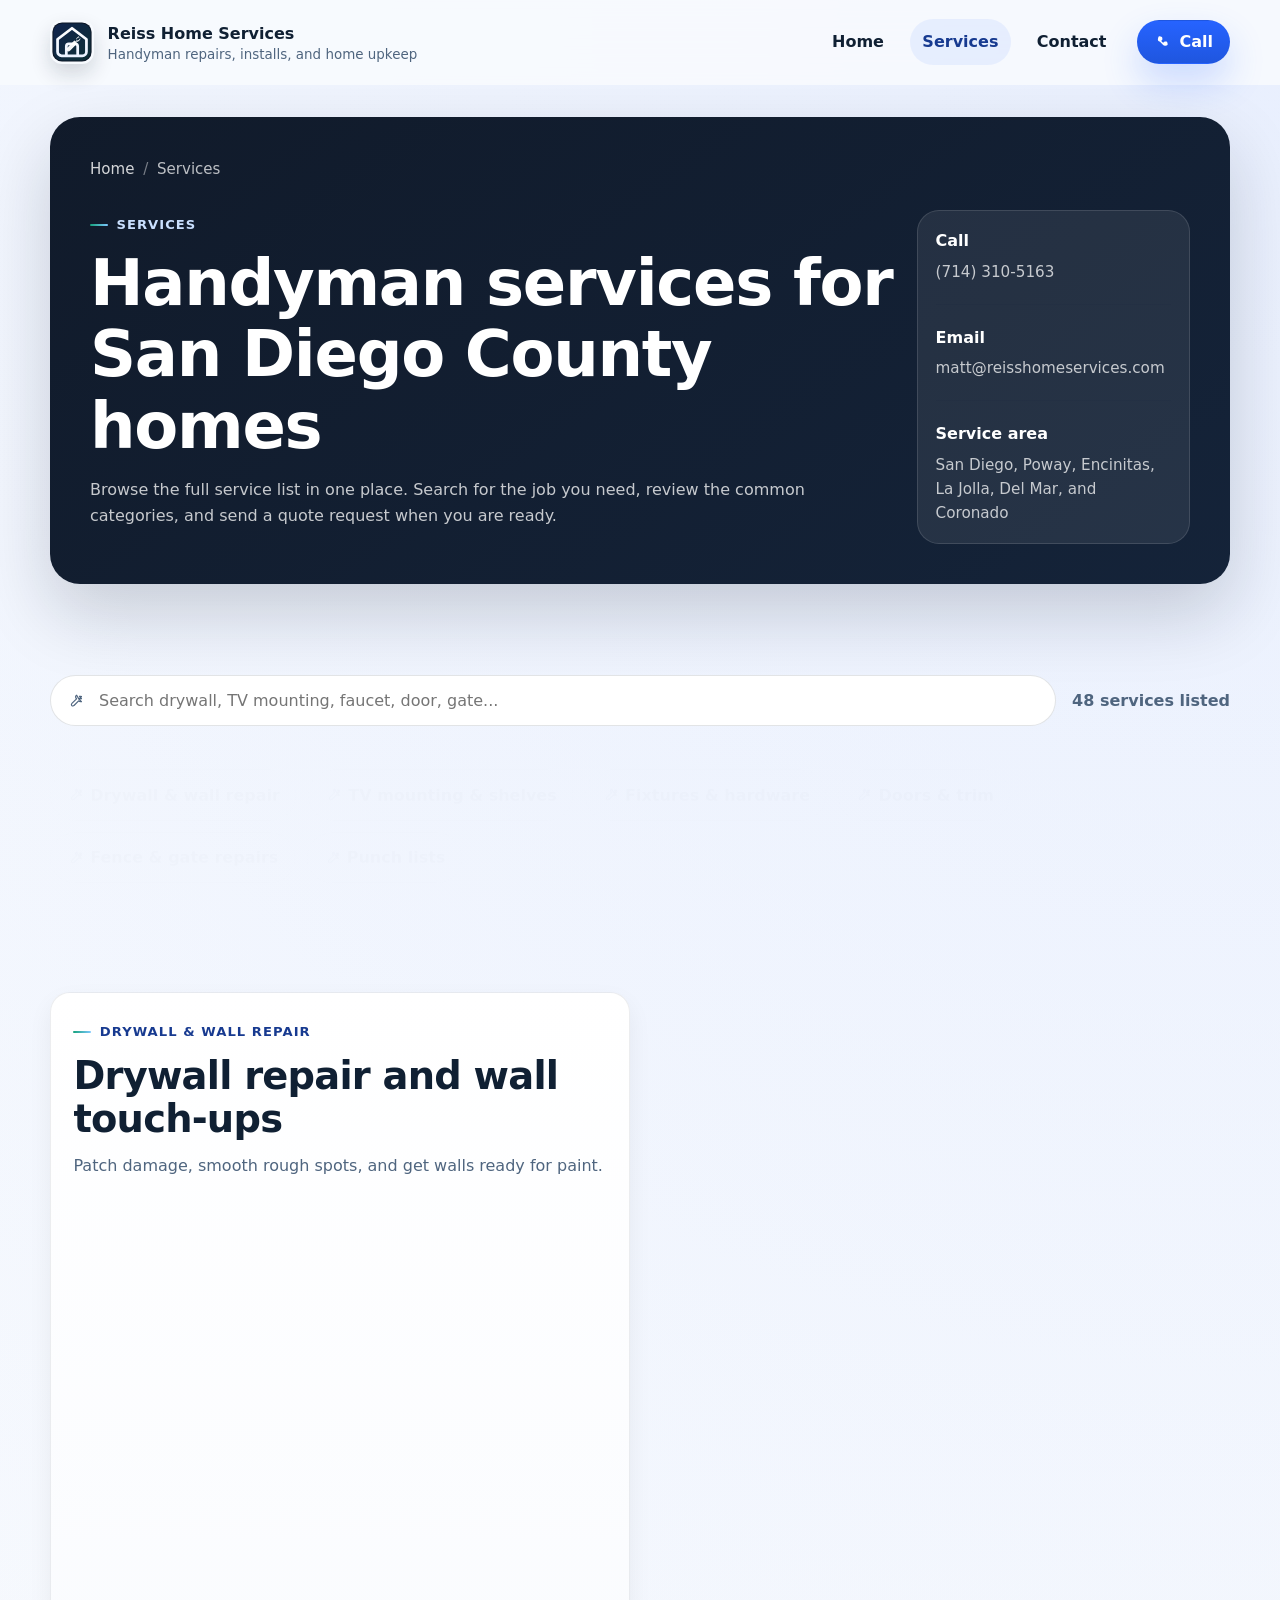
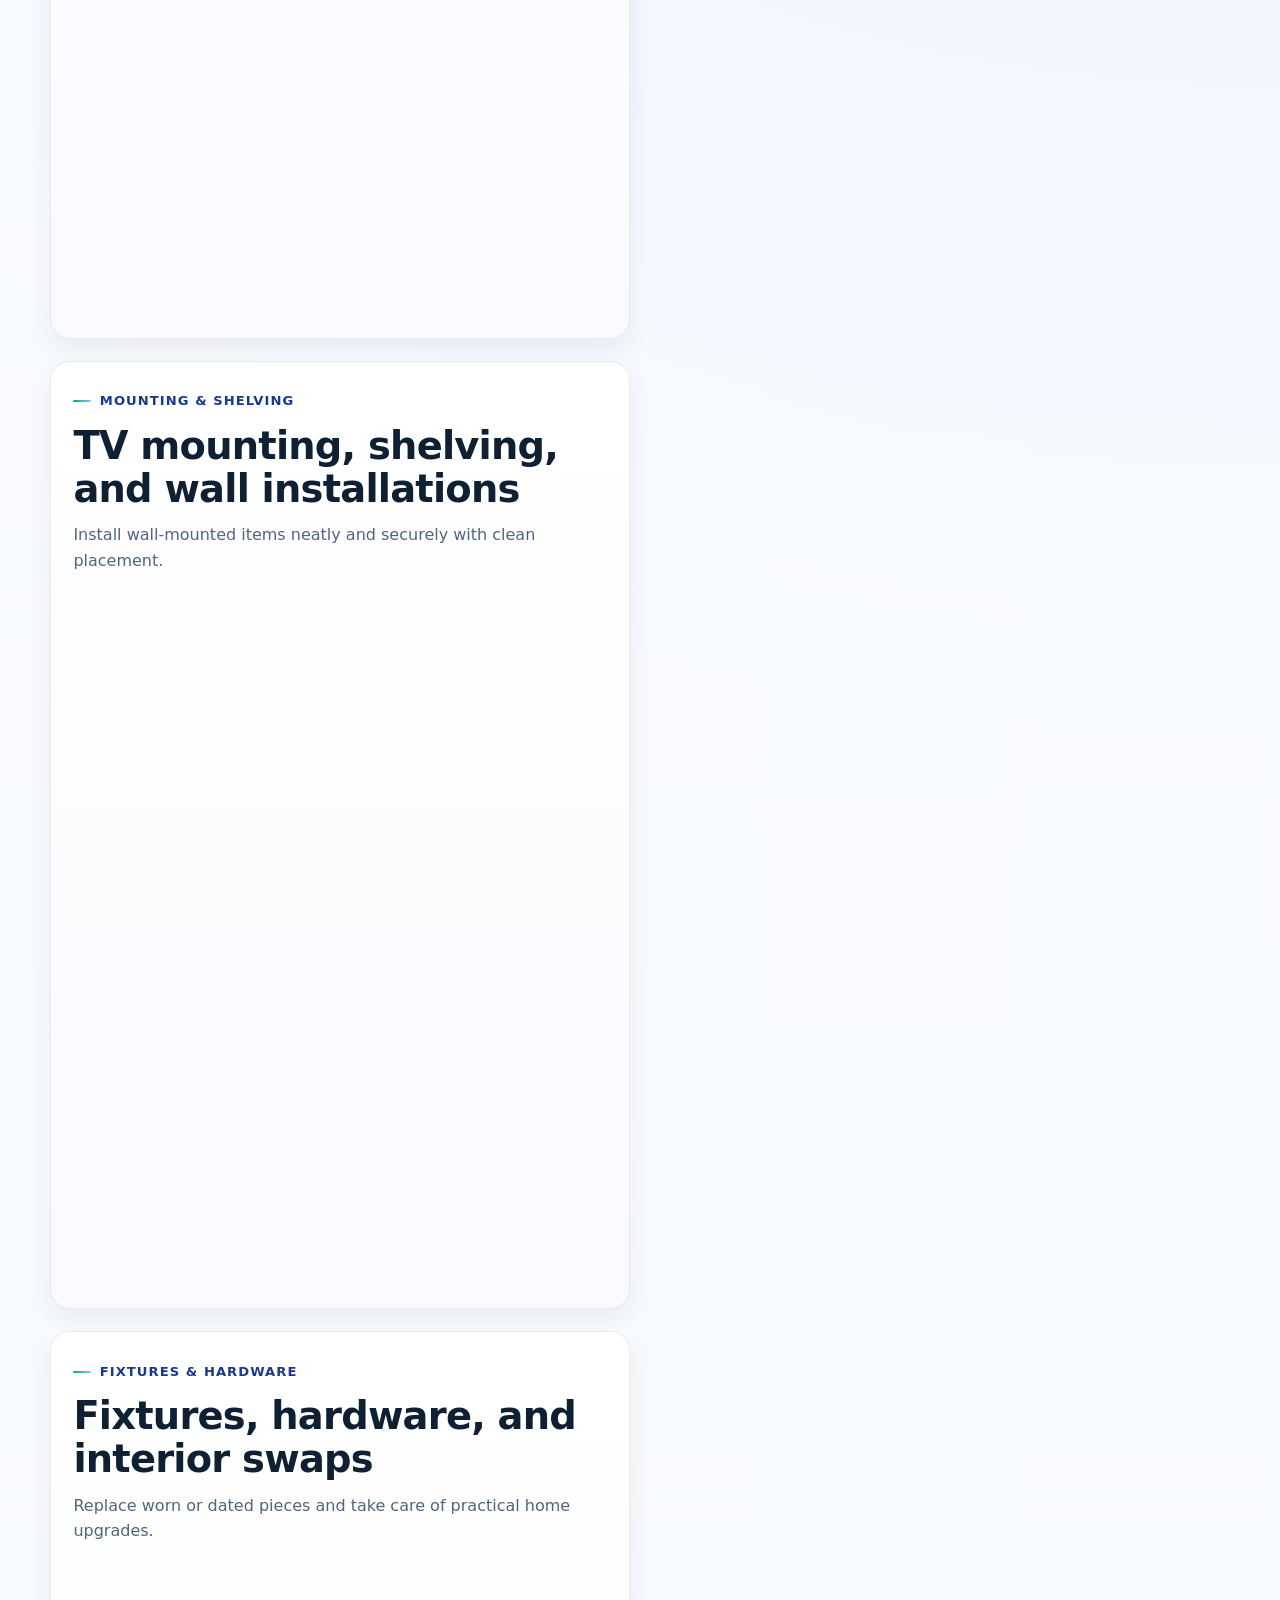
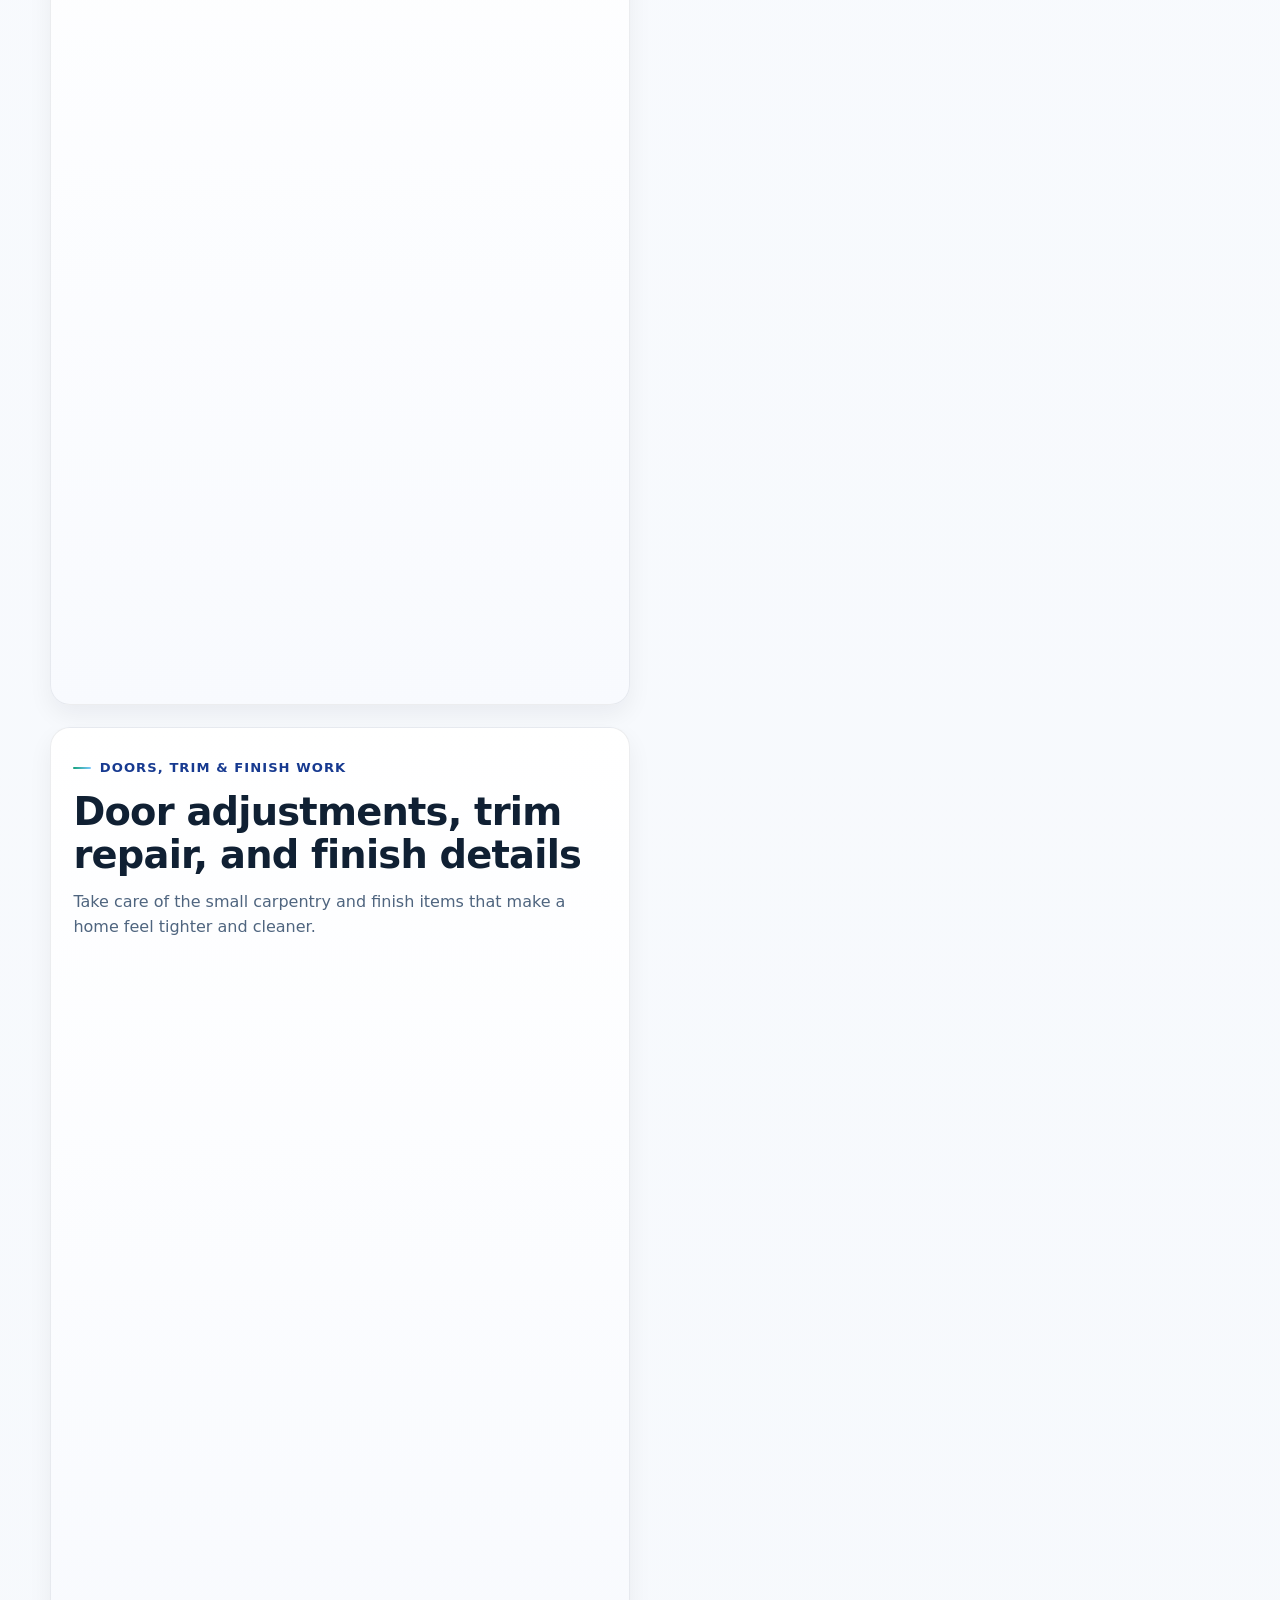
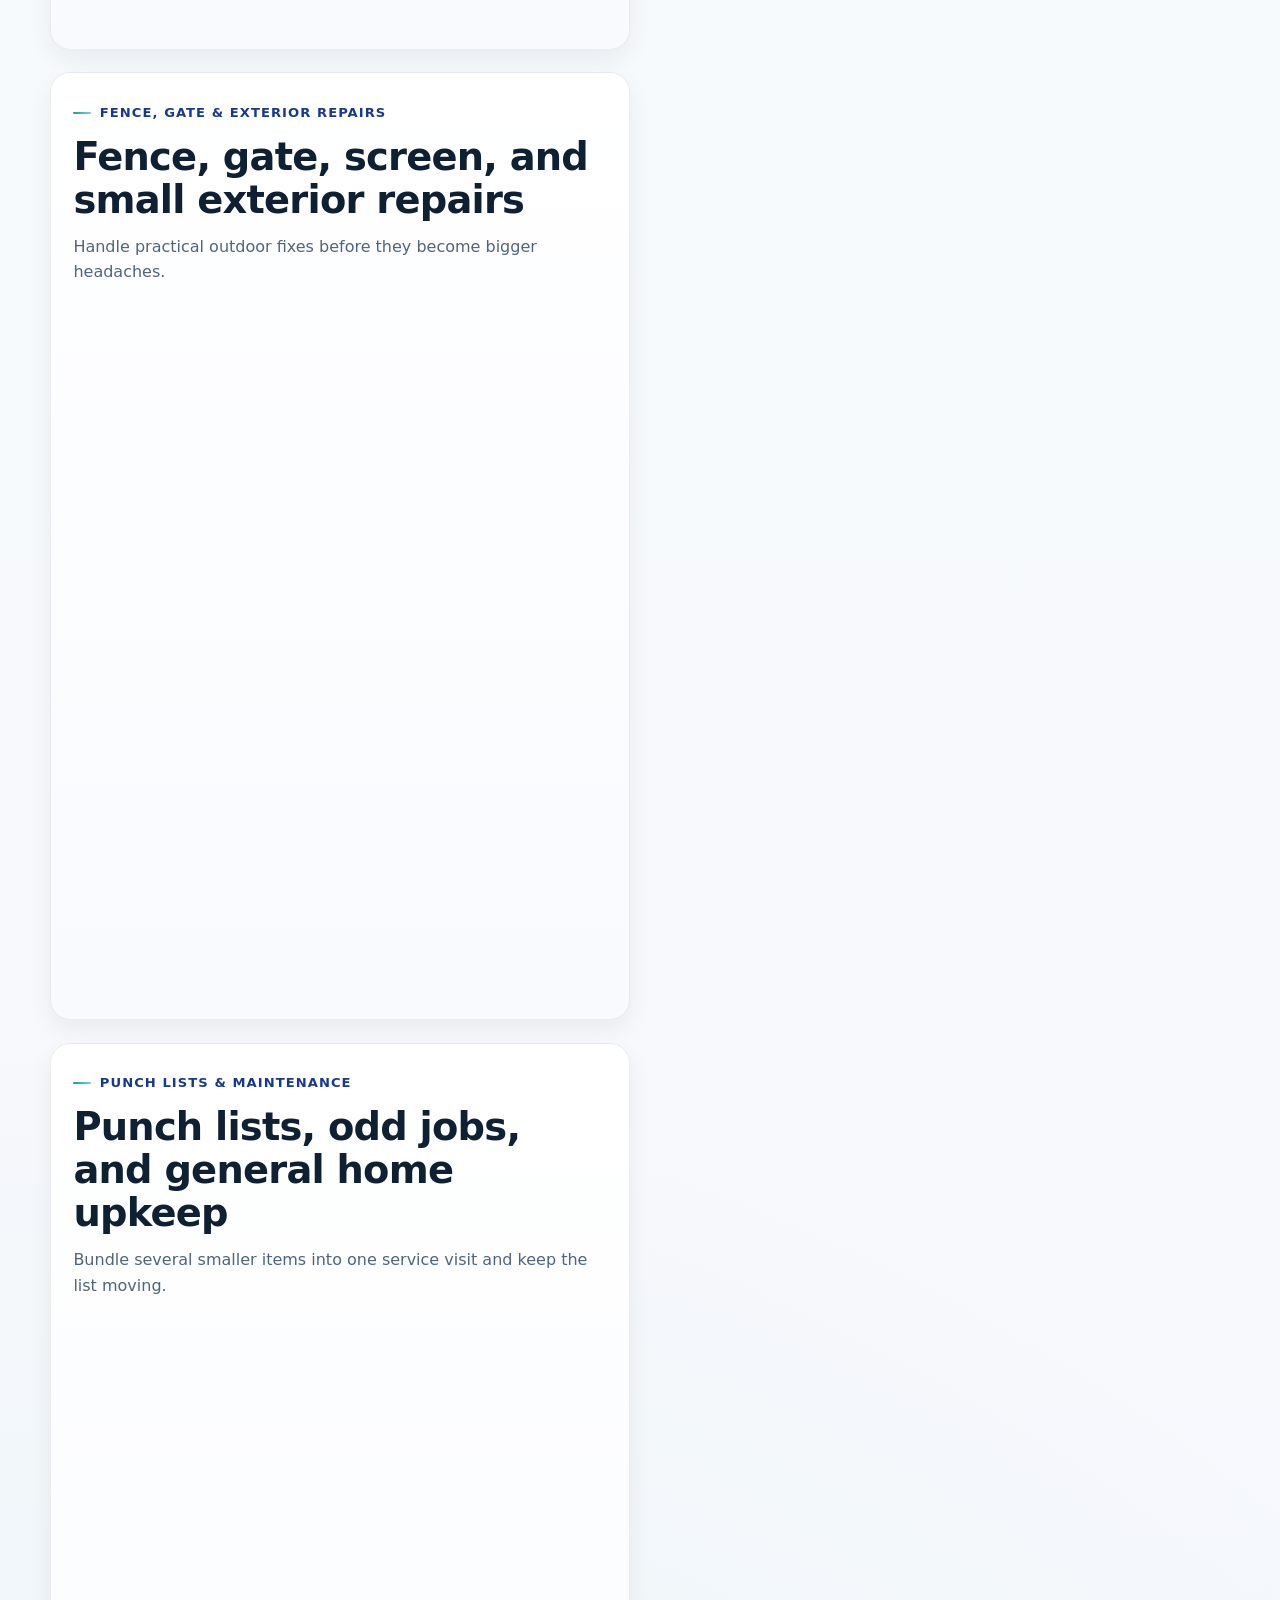
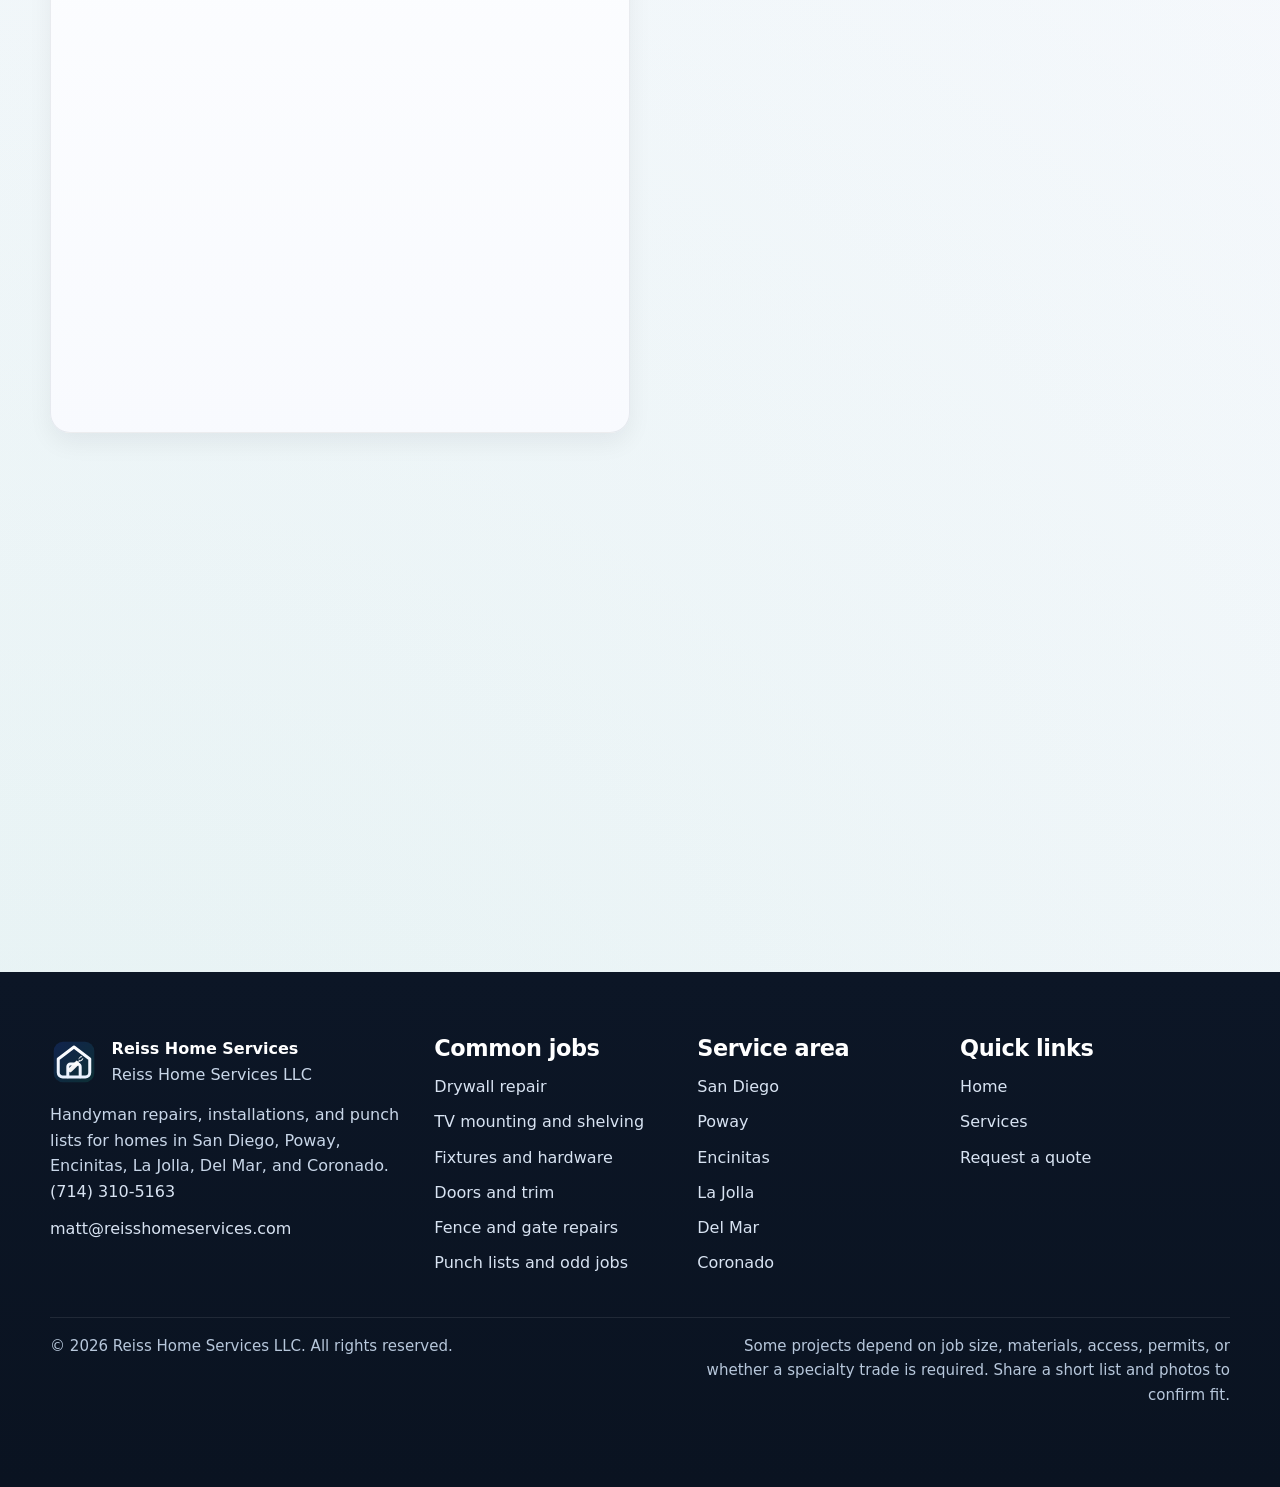
<file: service-areas/index.html>
<!doctype html>
<html lang="en">
<head>
  <meta charset="utf-8">
  <meta name="viewport" content="width=device-width, initial-scale=1">
  <title>Page moved | Reiss Home Services</title>
  <meta name="robots" content="noindex,follow">
  <link rel="canonical" href="https://reisshomeservices.com/services/">
  <meta http-equiv="refresh" content="0; url=../services/">
  <style>
    body { font-family: Arial, sans-serif; padding: 2rem; line-height: 1.5; color: #102033; }
    a { color: #1f4fe0; }
  </style>
</head>
<body>
  <p>This page has moved. Continue to <a href="../services/">https://reisshomeservices.com/services/</a>.</p>
</body>
</html>
</file>
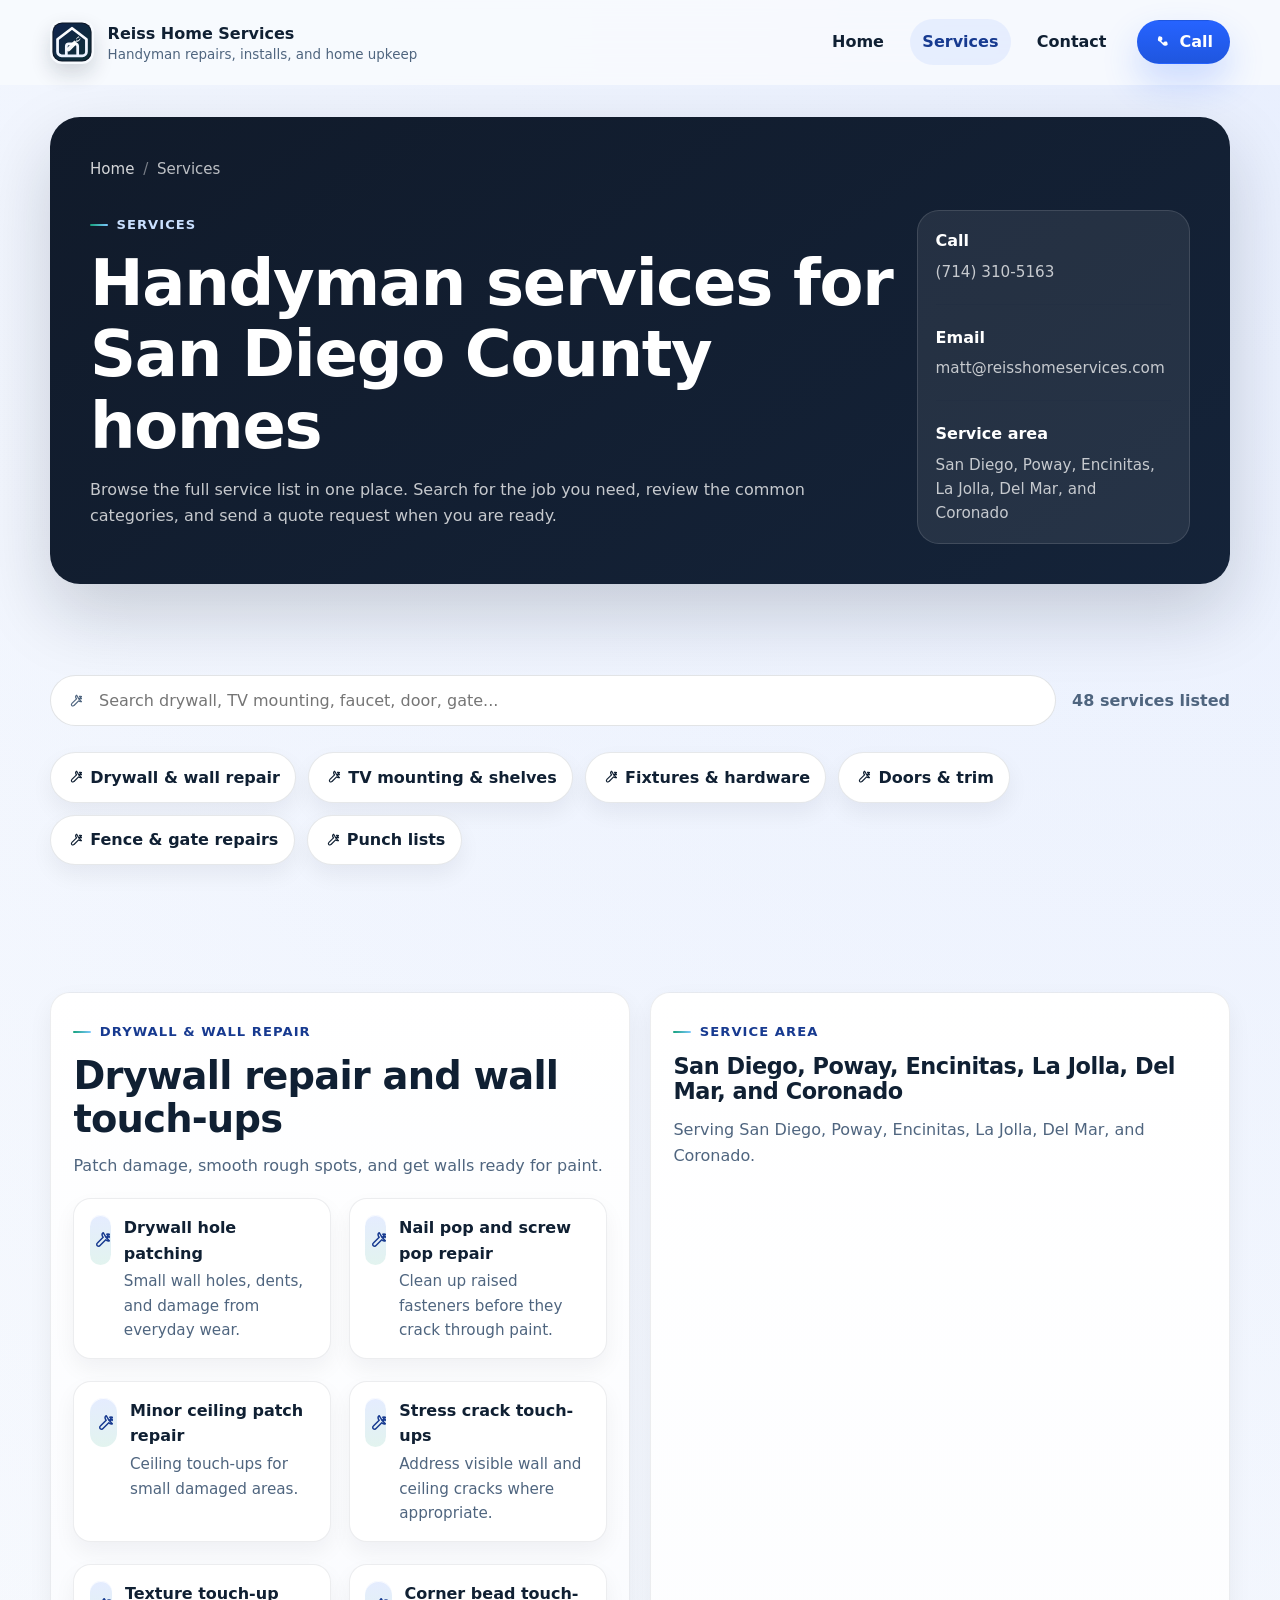
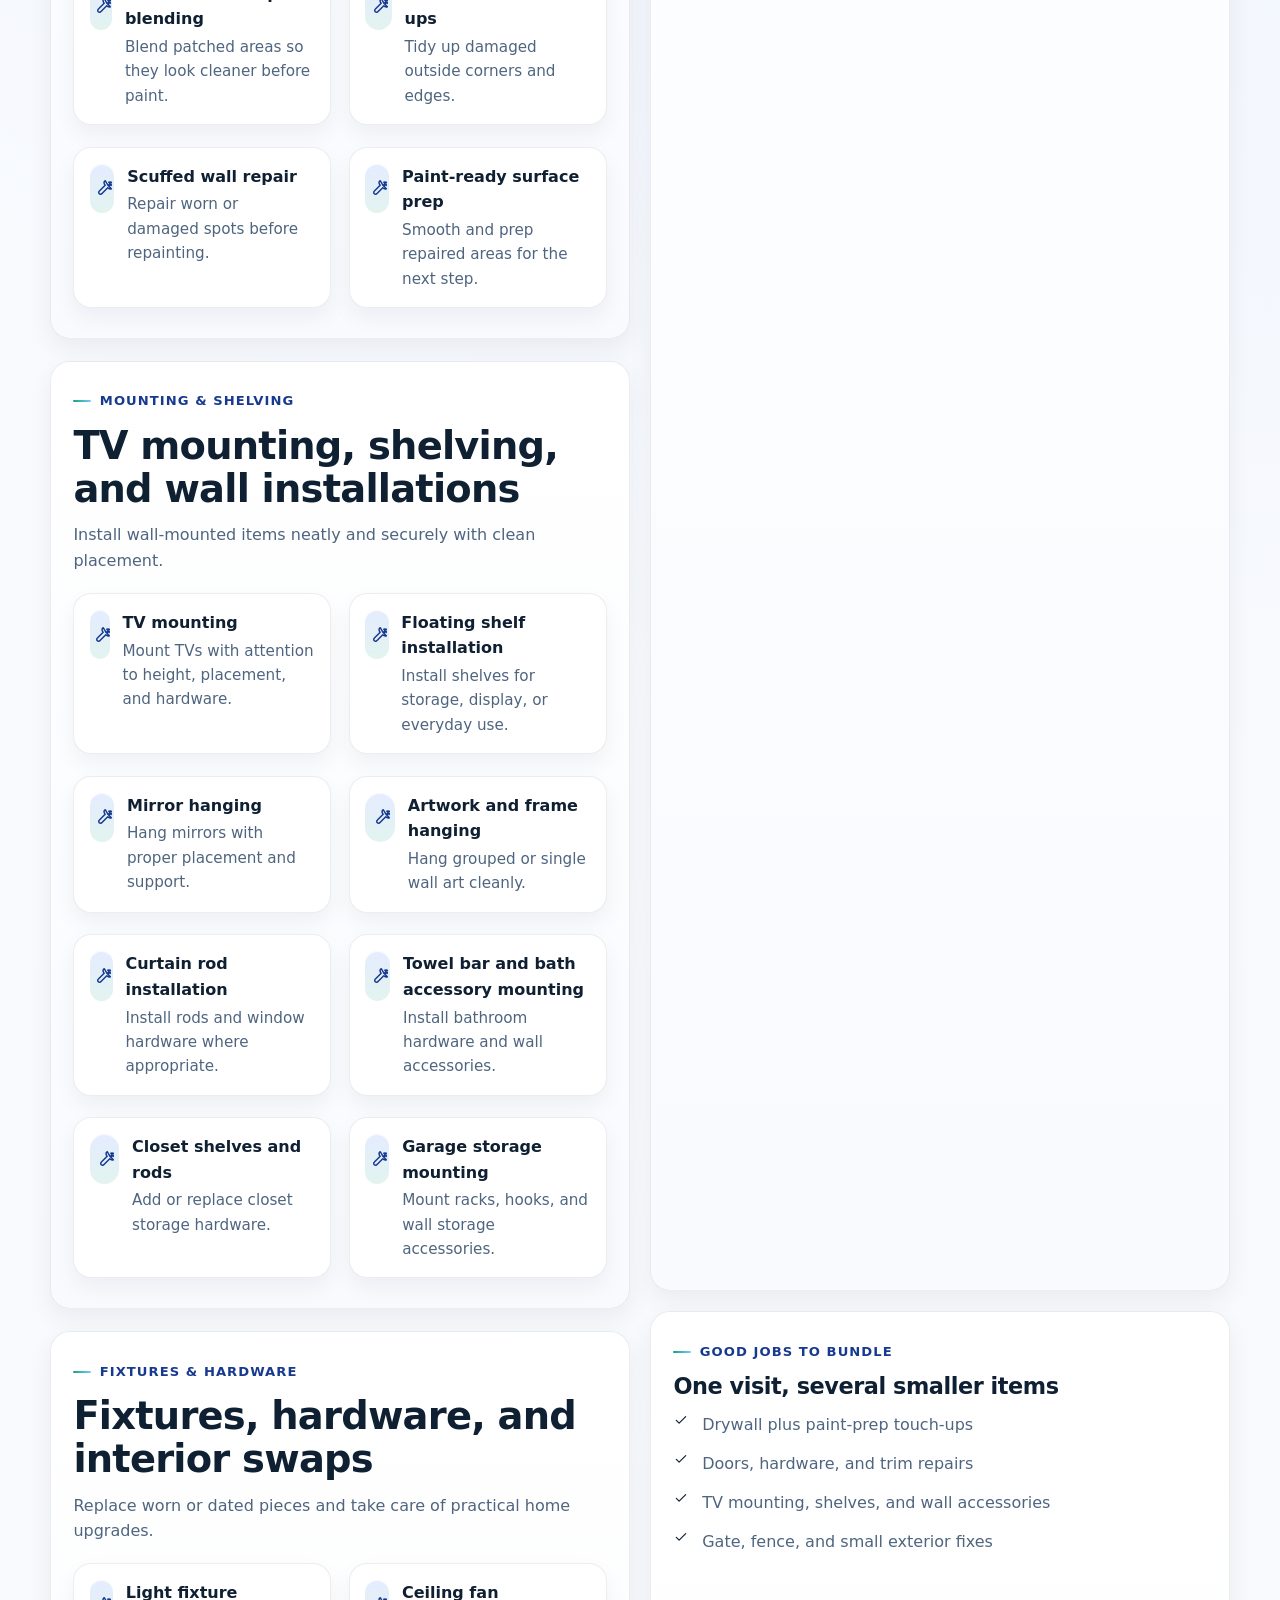
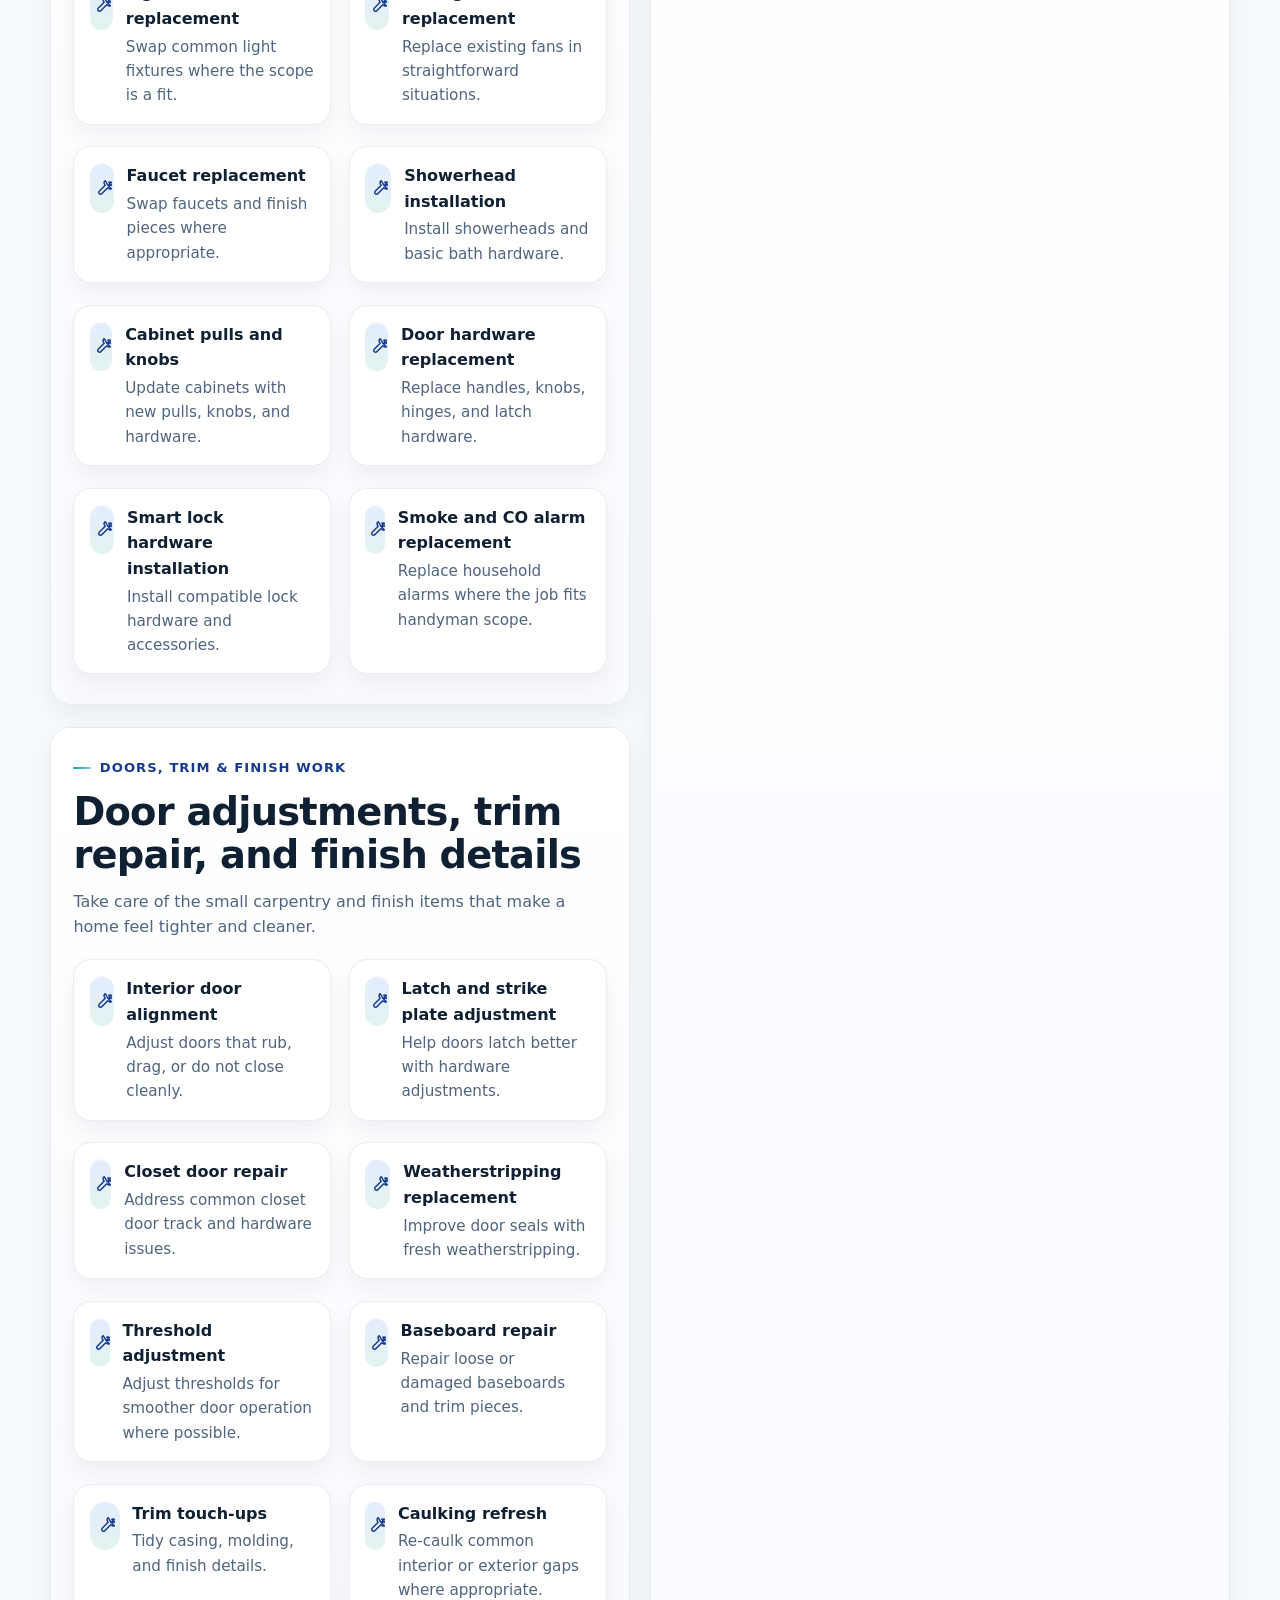
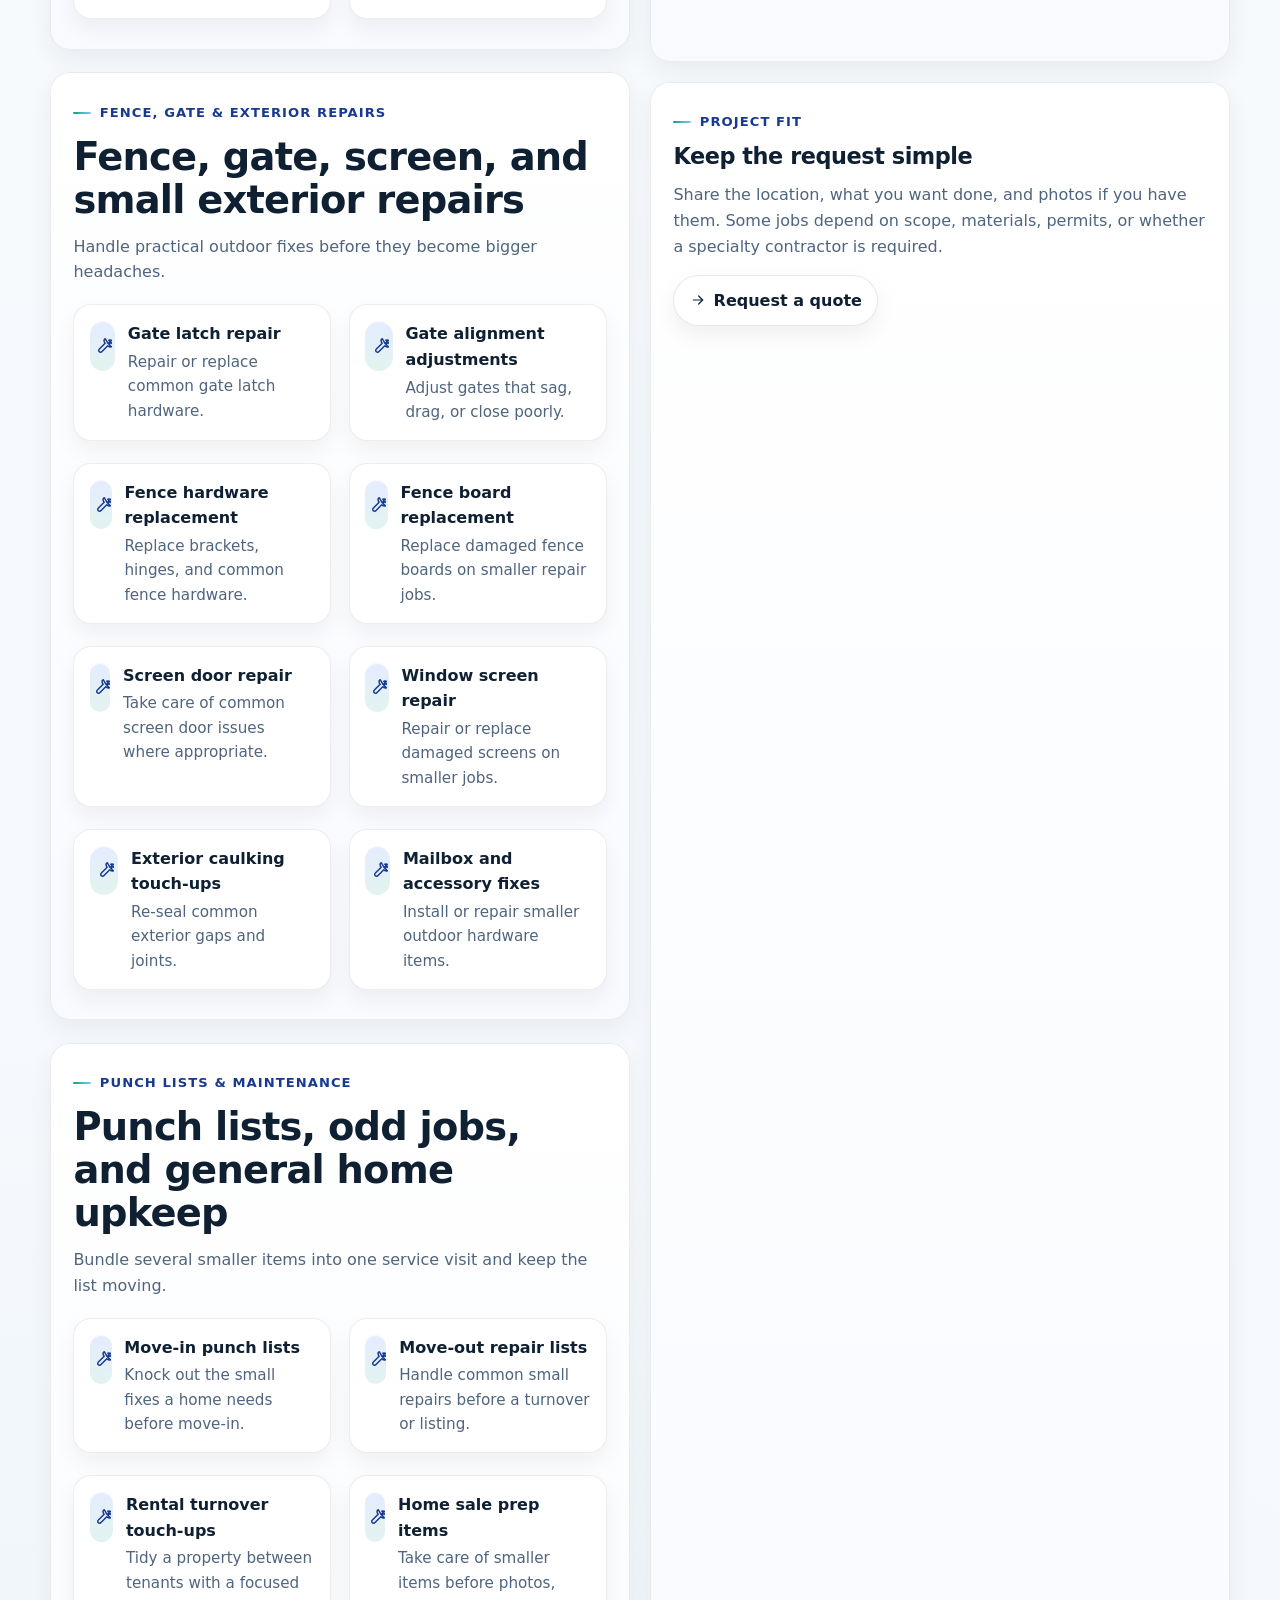
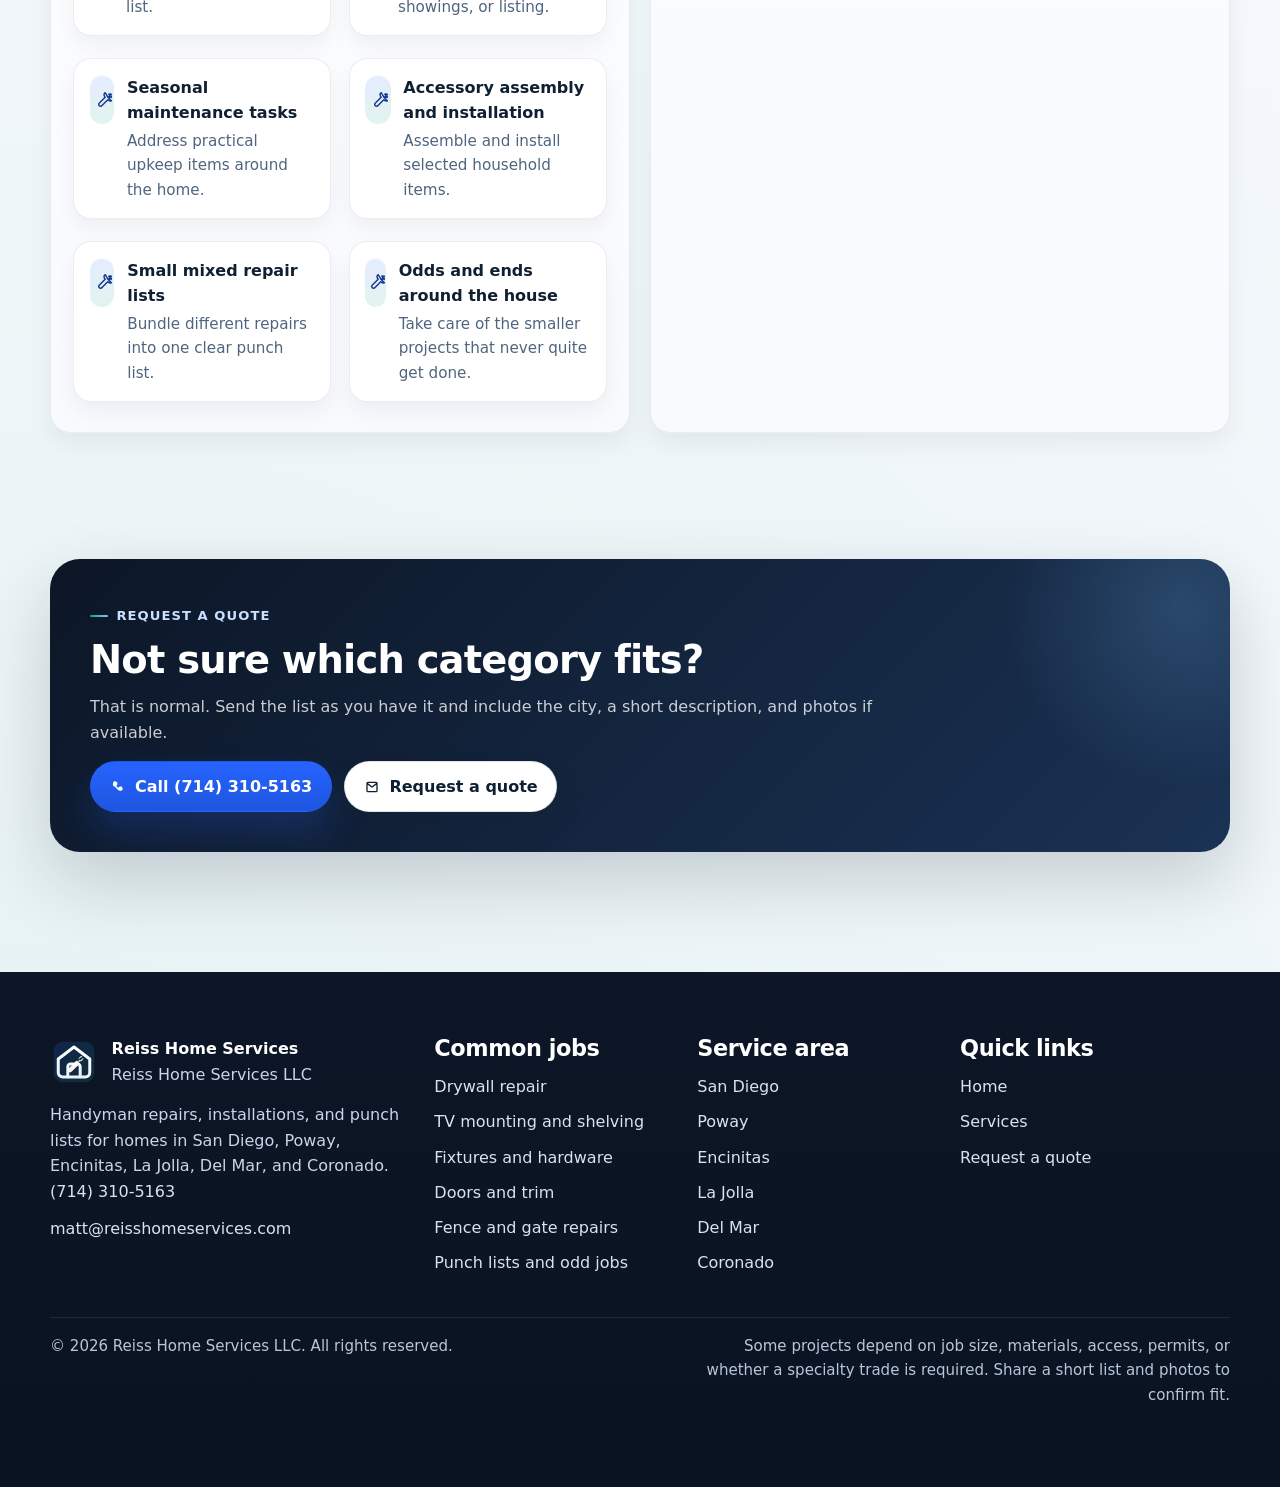
<file: services/index.html>
<!doctype html>
    <html lang="en">
        <head>
      <meta charset="utf-8">
      <meta name="viewport" content="width=device-width, initial-scale=1">
      <title>Handyman Services in San Diego County | Reiss Home Services LLC</title>
      <meta name="description" content="Browse common handyman jobs in San Diego, Poway, Encinitas, La Jolla, Del Mar, and Coronado, including drywall repair, TV mounting, shelves, door repairs, hardware swaps, fence and gate fixes, and punch lists.">
      <meta name="keywords" content="handyman san diego county, handyman san diego, handyman poway, handyman encinitas, handyman la jolla, handyman del mar, handyman coronado, drywall repair, tv mounting, shelves, door repair, trim repair, punch list">
      <meta name="robots" content="index,follow,max-image-preview:large,max-snippet:-1,max-video-preview:-1">
      <meta name="theme-color" content="#0c1626">
      <meta name="format-detection" content="telephone=yes">
      <link rel="canonical" href="https://reisshomeservices.com/services/">
      <link rel="alternate" hreflang="en-US" href="https://reisshomeservices.com/services/">
      <link rel="alternate" hreflang="x-default" href="https://reisshomeservices.com/services/">
      <meta property="og:type" content="website">
      <meta property="og:site_name" content="Reiss Home Services">
      <meta property="og:locale" content="en_US">
      <meta property="og:title" content="Handyman Services in San Diego County | Reiss Home Services LLC">
      <meta property="og:description" content="Browse common handyman jobs in San Diego, Poway, Encinitas, La Jolla, Del Mar, and Coronado, including drywall repair, TV mounting, shelves, door repairs, hardware swaps, fence and gate fixes, and punch lists.">
      <meta property="og:url" content="https://reisshomeservices.com/services/">
      <meta property="og:image" content="https://reisshomeservices.com/assets/img/og-image.png">
      <meta property="og:image:width" content="1200">
      <meta property="og:image:height" content="630">
      <meta name="twitter:card" content="summary_large_image">
      <meta name="twitter:title" content="Handyman Services in San Diego County | Reiss Home Services LLC">
      <meta name="twitter:description" content="Browse common handyman jobs in San Diego, Poway, Encinitas, La Jolla, Del Mar, and Coronado, including drywall repair, TV mounting, shelves, door repairs, hardware swaps, fence and gate fixes, and punch lists.">
      <meta name="twitter:image" content="https://reisshomeservices.com/assets/img/og-image.png">
      <link rel="icon" href="../favicon.ico" sizes="any">
      <link rel="icon" type="image/svg+xml" href="../favicon.svg">
      <link rel="apple-touch-icon" href="../apple-touch-icon.png">
      <link rel="manifest" href="../site.webmanifest">
      <link rel="stylesheet" href="../assets/css/styles.css">
      <script type="application/ld+json">{"@context":"https://schema.org","@type":["HomeAndConstructionBusiness","ProfessionalService"],"@id":"https://reisshomeservices.com#business","name":"Reiss Home Services","legalName":"Reiss Home Services LLC","url":"https://reisshomeservices.com/","telephone":"(714) 310-5163","email":"matt@reisshomeservices.com","logo":"https://reisshomeservices.com/assets/img/icon-512.png","image":"https://reisshomeservices.com/assets/img/og-image.png","description":"Handyman repairs, installations, and punch lists in San Diego County.","areaServed":[{"@type":"City","name":"San Diego"},{"@type":"City","name":"Poway"},{"@type":"City","name":"Encinitas"},{"@type":"City","name":"La Jolla"},{"@type":"City","name":"Del Mar"},{"@type":"City","name":"Coronado"}],"serviceArea":{"@type":"AdministrativeArea","name":"San Diego County, California"},"contactPoint":[{"@type":"ContactPoint","contactType":"customer service","telephone":"(714) 310-5163","email":"matt@reisshomeservices.com","areaServed":["San Diego","Poway","Encinitas","La Jolla","Del Mar","Coronado"],"availableLanguage":["en-US"]}],"hasOfferCatalog":{"@type":"OfferCatalog","name":"Handyman services","itemListElement":[{"@type":"OfferCatalog","name":"Drywall & wall repair","url":"https://reisshomeservices.com/services/#drywall-wall-repair","description":"Patch damage, smooth rough spots, and get walls ready for paint.","itemListElement":[{"@type":"Service","name":"Drywall hole patching"},{"@type":"Service","name":"Nail pop and screw pop repair"},{"@type":"Service","name":"Minor ceiling patch repair"},{"@type":"Service","name":"Stress crack touch-ups"},{"@type":"Service","name":"Texture touch-up blending"},{"@type":"Service","name":"Corner bead touch-ups"},{"@type":"Service","name":"Scuffed wall repair"},{"@type":"Service","name":"Paint-ready surface prep"}]},{"@type":"OfferCatalog","name":"Mounting & shelving","url":"https://reisshomeservices.com/services/#mounting-shelving-installations","description":"Install wall-mounted items neatly and securely with clean placement.","itemListElement":[{"@type":"Service","name":"TV mounting"},{"@type":"Service","name":"Floating shelf installation"},{"@type":"Service","name":"Mirror hanging"},{"@type":"Service","name":"Artwork and frame hanging"},{"@type":"Service","name":"Curtain rod installation"},{"@type":"Service","name":"Towel bar and bath accessory mounting"},{"@type":"Service","name":"Closet shelves and rods"},{"@type":"Service","name":"Garage storage mounting"}]},{"@type":"OfferCatalog","name":"Fixtures & hardware","url":"https://reisshomeservices.com/services/#fixtures-hardware-swaps","description":"Replace worn or dated pieces and take care of practical home upgrades.","itemListElement":[{"@type":"Service","name":"Light fixture replacement"},{"@type":"Service","name":"Ceiling fan replacement"},{"@type":"Service","name":"Faucet replacement"},{"@type":"Service","name":"Showerhead installation"},{"@type":"Service","name":"Cabinet pulls and knobs"},{"@type":"Service","name":"Door hardware replacement"},{"@type":"Service","name":"Smart lock hardware installation"},{"@type":"Service","name":"Smoke and CO alarm replacement"}]},{"@type":"OfferCatalog","name":"Doors, trim & finish work","url":"https://reisshomeservices.com/services/#doors-trim-finish-work","description":"Take care of the small carpentry and finish items that make a home feel tighter and cleaner.","itemListElement":[{"@type":"Service","name":"Interior door alignment"},{"@type":"Service","name":"Latch and strike plate adjustment"},{"@type":"Service","name":"Closet door repair"},{"@type":"Service","name":"Weatherstripping replacement"},{"@type":"Service","name":"Threshold adjustment"},{"@type":"Service","name":"Baseboard repair"},{"@type":"Service","name":"Trim touch-ups"},{"@type":"Service","name":"Caulking refresh"}]},{"@type":"OfferCatalog","name":"Fence, gate & exterior repairs","url":"https://reisshomeservices.com/services/#fence-gate-exterior-repairs","description":"Handle practical outdoor fixes before they become bigger headaches.","itemListElement":[{"@type":"Service","name":"Gate latch repair"},{"@type":"Service","name":"Gate alignment adjustments"},{"@type":"Service","name":"Fence hardware replacement"},{"@type":"Service","name":"Fence board replacement"},{"@type":"Service","name":"Screen door repair"},{"@type":"Service","name":"Window screen repair"},{"@type":"Service","name":"Exterior caulking touch-ups"},{"@type":"Service","name":"Mailbox and accessory fixes"}]},{"@type":"OfferCatalog","name":"Punch lists & maintenance","url":"https://reisshomeservices.com/services/#punch-lists-maintenance","description":"Bundle several smaller items into one service visit and keep the list moving.","itemListElement":[{"@type":"Service","name":"Move-in punch lists"},{"@type":"Service","name":"Move-out repair lists"},{"@type":"Service","name":"Rental turnover touch-ups"},{"@type":"Service","name":"Home sale prep items"},{"@type":"Service","name":"Seasonal maintenance tasks"},{"@type":"Service","name":"Accessory assembly and installation"},{"@type":"Service","name":"Small mixed repair lists"},{"@type":"Service","name":"Odds and ends around the house"}]}]},"knowsAbout":["Drywall repair","TV mounting","Shelf installation","Fixture replacement","Door repair","Trim repair","Fence repair","Gate repair","Punch lists","Home maintenance"]}</script>
<script type="application/ld+json">{"@context":"https://schema.org","@type":"BreadcrumbList","itemListElement":[{"@type":"ListItem","position":1,"name":"Home","item":"https://reisshomeservices.com/"},{"@type":"ListItem","position":2,"name":"Services","item":"https://reisshomeservices.com/services/"}]}</script>
<script type="application/ld+json">{"@context":"https://schema.org","@type":"CollectionPage","name":"Handyman services","url":"https://reisshomeservices.com/services/","description":"Common handyman repairs, installations, and punch list services in San Diego County.","isPartOf":{"@id":"https://reisshomeservices.com#website"}}</script>
    </head>
    <body>
      <a class="skip-link" href="#main-content">Skip to content</a>
      <header class="site-header" data-header>
  <div class="container header-inner">
    <a class="brand" href="../">
      <img src="../assets/img/logo-mark.svg" alt="Reiss Home Services logo" width="44" height="44">
      <span class="brand-copy">
        <strong>Reiss Home Services</strong>
        <span>Handyman repairs, installs, and home upkeep</span>
      </span>
    </a>
    <button class="menu-toggle" type="button" aria-expanded="false" aria-label="Toggle navigation" data-menu-toggle>
      <span></span><span></span><span></span>
    </button>
    <nav class="site-nav" aria-label="Primary" data-site-nav>
      <div class="site-nav-links">
        <a href="../">Home</a>
        <a href="../services/" aria-current="page">Services</a>
        <a href="../contact/">Contact</a>
      </div>
      <div class="site-nav-cta">
        <a class="button nav-cta" href="tel:+17143105163"><svg class="icon-sm" viewBox="0 0 24 24" aria-hidden="true" xmlns="http://www.w3.org/2000/svg"><path fill="currentColor" d="M6.4 5.1a2 2 0 0 1 2.3-1.6l2.2.5a2 2 0 0 1 1.5 1.6l.2 1.9a2 2 0 0 1-.6 1.7L10.7 10a14.7 14.7 0 0 0 3.3 3.3l.8-1.3a2 2 0 0 1 1.7-.9l1.9.2a2 2 0 0 1 1.6 1.5l.5 2.2a2 2 0 0 1-1.6 2.3l-1.8.3a4 4 0 0 1-3.4-1.1l-4.7-4.7A4 4 0 0 1 6 6.9z"/></svg><span>Call</span></a>
      </div>
    </nav>
  </div>
</header>

      <main id="main-content">
          <section class="page-hero">
      <div class="container">
        <div class="page-hero-card">
          <nav class="breadcrumbs" aria-label="Breadcrumb"><ol><li><a href="../">Home</a></li><li>Services</li></ol></nav>
          <div class="page-hero-inner">
            <div>
              <div class="section-label">Services</div>
              <h1>Handyman services for San Diego County homes</h1>
              <p>Browse the full service list in one place. Search for the job you need, review the common categories, and send a quote request when you are ready.</p>
            </div>
            <aside class="page-hero-side">
              <strong>Call</strong>
              <p>(714) 310-5163</p>
              <div class="divider"></div>
              <strong>Email</strong>
              <p>matt@reisshomeservices.com</p>
              <div class="divider"></div>
              <strong>Service area</strong>
              <p>San Diego, Poway, Encinitas, La Jolla, Del Mar, and Coronado</p>
            </aside>
          </div>
        </div>
      </div>
    </section>

    <section class="section-tight">
      <div class="container">
        <div class="filter-bar">
          <div class="filter-wrap">
            <svg class="icon-sm" viewBox="0 0 24 24" aria-hidden="true" xmlns="http://www.w3.org/2000/svg"><g fill="none" stroke="currentColor" stroke-width="1.8" stroke-linecap="round" stroke-linejoin="round"><path d="M14.7 4.4a4.2 4.2 0 0 0 1.1 4.3l-6.9 6.9a2.2 2.2 0 1 0 3.1 3.1l6.9-6.9a4.2 4.2 0 0 0 4.3 1.1l-2.7-2.7a1.7 1.7 0 0 1 2.4-2.4l2.7 2.7a4.2 4.2 0 0 0-1.1-4.3 4.2 4.2 0 0 0-4.3-1.1l1.4 1.4a1.7 1.7 0 0 1-2.4 2.4L16 3.3a4.2 4.2 0 0 0-1.3 1.1z"/></g></svg>
            <input class="filter-input" type="search" placeholder="Search drywall, TV mounting, faucet, door, gate..." data-service-search>
          </div>
          <div class="filter-results" data-results-counter></div>
        </div>
        <div class="related-links reveal"><a href="#drywall-wall-repair"><svg class="icon-sm" viewBox="0 0 24 24" aria-hidden="true" xmlns="http://www.w3.org/2000/svg"><g fill="none" stroke="currentColor" stroke-width="1.8" stroke-linecap="round" stroke-linejoin="round"><path d="M14.7 4.4a4.2 4.2 0 0 0 1.1 4.3l-6.9 6.9a2.2 2.2 0 1 0 3.1 3.1l6.9-6.9a4.2 4.2 0 0 0 4.3 1.1l-2.7-2.7a1.7 1.7 0 0 1 2.4-2.4l2.7 2.7a4.2 4.2 0 0 0-1.1-4.3 4.2 4.2 0 0 0-4.3-1.1l1.4 1.4a1.7 1.7 0 0 1-2.4 2.4L16 3.3a4.2 4.2 0 0 0-1.3 1.1z"/></g></svg><span>Drywall &amp; wall repair</span></a><a href="#mounting-shelving-installations"><svg class="icon-sm" viewBox="0 0 24 24" aria-hidden="true" xmlns="http://www.w3.org/2000/svg"><g fill="none" stroke="currentColor" stroke-width="1.8" stroke-linecap="round" stroke-linejoin="round"><path d="M14.7 4.4a4.2 4.2 0 0 0 1.1 4.3l-6.9 6.9a2.2 2.2 0 1 0 3.1 3.1l6.9-6.9a4.2 4.2 0 0 0 4.3 1.1l-2.7-2.7a1.7 1.7 0 0 1 2.4-2.4l2.7 2.7a4.2 4.2 0 0 0-1.1-4.3 4.2 4.2 0 0 0-4.3-1.1l1.4 1.4a1.7 1.7 0 0 1-2.4 2.4L16 3.3a4.2 4.2 0 0 0-1.3 1.1z"/></g></svg><span>TV mounting &amp; shelves</span></a><a href="#fixtures-hardware-swaps"><svg class="icon-sm" viewBox="0 0 24 24" aria-hidden="true" xmlns="http://www.w3.org/2000/svg"><g fill="none" stroke="currentColor" stroke-width="1.8" stroke-linecap="round" stroke-linejoin="round"><path d="M14.7 4.4a4.2 4.2 0 0 0 1.1 4.3l-6.9 6.9a2.2 2.2 0 1 0 3.1 3.1l6.9-6.9a4.2 4.2 0 0 0 4.3 1.1l-2.7-2.7a1.7 1.7 0 0 1 2.4-2.4l2.7 2.7a4.2 4.2 0 0 0-1.1-4.3 4.2 4.2 0 0 0-4.3-1.1l1.4 1.4a1.7 1.7 0 0 1-2.4 2.4L16 3.3a4.2 4.2 0 0 0-1.3 1.1z"/></g></svg><span>Fixtures &amp; hardware</span></a><a href="#doors-trim-finish-work"><svg class="icon-sm" viewBox="0 0 24 24" aria-hidden="true" xmlns="http://www.w3.org/2000/svg"><g fill="none" stroke="currentColor" stroke-width="1.8" stroke-linecap="round" stroke-linejoin="round"><path d="M14.7 4.4a4.2 4.2 0 0 0 1.1 4.3l-6.9 6.9a2.2 2.2 0 1 0 3.1 3.1l6.9-6.9a4.2 4.2 0 0 0 4.3 1.1l-2.7-2.7a1.7 1.7 0 0 1 2.4-2.4l2.7 2.7a4.2 4.2 0 0 0-1.1-4.3 4.2 4.2 0 0 0-4.3-1.1l1.4 1.4a1.7 1.7 0 0 1-2.4 2.4L16 3.3a4.2 4.2 0 0 0-1.3 1.1z"/></g></svg><span>Doors &amp; trim</span></a><a href="#fence-gate-exterior-repairs"><svg class="icon-sm" viewBox="0 0 24 24" aria-hidden="true" xmlns="http://www.w3.org/2000/svg"><g fill="none" stroke="currentColor" stroke-width="1.8" stroke-linecap="round" stroke-linejoin="round"><path d="M14.7 4.4a4.2 4.2 0 0 0 1.1 4.3l-6.9 6.9a2.2 2.2 0 1 0 3.1 3.1l6.9-6.9a4.2 4.2 0 0 0 4.3 1.1l-2.7-2.7a1.7 1.7 0 0 1 2.4-2.4l2.7 2.7a4.2 4.2 0 0 0-1.1-4.3 4.2 4.2 0 0 0-4.3-1.1l1.4 1.4a1.7 1.7 0 0 1-2.4 2.4L16 3.3a4.2 4.2 0 0 0-1.3 1.1z"/></g></svg><span>Fence &amp; gate repairs</span></a><a href="#punch-lists-maintenance"><svg class="icon-sm" viewBox="0 0 24 24" aria-hidden="true" xmlns="http://www.w3.org/2000/svg"><g fill="none" stroke="currentColor" stroke-width="1.8" stroke-linecap="round" stroke-linejoin="round"><path d="M14.7 4.4a4.2 4.2 0 0 0 1.1 4.3l-6.9 6.9a2.2 2.2 0 1 0 3.1 3.1l6.9-6.9a4.2 4.2 0 0 0 4.3 1.1l-2.7-2.7a1.7 1.7 0 0 1 2.4-2.4l2.7 2.7a4.2 4.2 0 0 0-1.1-4.3 4.2 4.2 0 0 0-4.3-1.1l1.4 1.4a1.7 1.7 0 0 1-2.4 2.4L16 3.3a4.2 4.2 0 0 0-1.3 1.1z"/></g></svg><span>Punch lists</span></a></div>
      </div>
    </section>

    <section class="section">
      <div class="container split">
        <div class="service-index">
                  <section id="drywall-wall-repair" class="service-section">
          <article class="card soft">
            <div class="section-label">Drywall &amp; wall repair</div>
            <h2>Drywall repair and wall touch-ups</h2>
            <p>Patch damage, smooth rough spots, and get walls ready for paint.</p>
            <ul class="service-items">
              <li class="service-item reveal" data-service-item="Drywall repair and wall touch-ups Drywall hole patching hole patch wall damage doorknob patch repair">
  <span class="icon-wrap"><svg class="icon" viewBox="0 0 24 24" aria-hidden="true" xmlns="http://www.w3.org/2000/svg"><g fill="none" stroke="currentColor" stroke-width="1.8" stroke-linecap="round" stroke-linejoin="round"><path d="M14.7 4.4a4.2 4.2 0 0 0 1.1 4.3l-6.9 6.9a2.2 2.2 0 1 0 3.1 3.1l6.9-6.9a4.2 4.2 0 0 0 4.3 1.1l-2.7-2.7a1.7 1.7 0 0 1 2.4-2.4l2.7 2.7a4.2 4.2 0 0 0-1.1-4.3 4.2 4.2 0 0 0-4.3-1.1l1.4 1.4a1.7 1.7 0 0 1-2.4 2.4L16 3.3a4.2 4.2 0 0 0-1.3 1.1z"/></g></svg></span>
  <div>
    <strong>Drywall hole patching</strong>
    <p>Small wall holes, dents, and damage from everyday wear.</p>
  </div>
</li>
<li class="service-item reveal" data-service-item="Drywall repair and wall touch-ups Nail pop and screw pop repair nail pop screw pop wall repair">
  <span class="icon-wrap"><svg class="icon" viewBox="0 0 24 24" aria-hidden="true" xmlns="http://www.w3.org/2000/svg"><g fill="none" stroke="currentColor" stroke-width="1.8" stroke-linecap="round" stroke-linejoin="round"><path d="M14.7 4.4a4.2 4.2 0 0 0 1.1 4.3l-6.9 6.9a2.2 2.2 0 1 0 3.1 3.1l6.9-6.9a4.2 4.2 0 0 0 4.3 1.1l-2.7-2.7a1.7 1.7 0 0 1 2.4-2.4l2.7 2.7a4.2 4.2 0 0 0-1.1-4.3 4.2 4.2 0 0 0-4.3-1.1l1.4 1.4a1.7 1.7 0 0 1-2.4 2.4L16 3.3a4.2 4.2 0 0 0-1.3 1.1z"/></g></svg></span>
  <div>
    <strong>Nail pop and screw pop repair</strong>
    <p>Clean up raised fasteners before they crack through paint.</p>
  </div>
</li>
<li class="service-item reveal" data-service-item="Drywall repair and wall touch-ups Minor ceiling patch repair ceiling patch repair">
  <span class="icon-wrap"><svg class="icon" viewBox="0 0 24 24" aria-hidden="true" xmlns="http://www.w3.org/2000/svg"><g fill="none" stroke="currentColor" stroke-width="1.8" stroke-linecap="round" stroke-linejoin="round"><path d="M14.7 4.4a4.2 4.2 0 0 0 1.1 4.3l-6.9 6.9a2.2 2.2 0 1 0 3.1 3.1l6.9-6.9a4.2 4.2 0 0 0 4.3 1.1l-2.7-2.7a1.7 1.7 0 0 1 2.4-2.4l2.7 2.7a4.2 4.2 0 0 0-1.1-4.3 4.2 4.2 0 0 0-4.3-1.1l1.4 1.4a1.7 1.7 0 0 1-2.4 2.4L16 3.3a4.2 4.2 0 0 0-1.3 1.1z"/></g></svg></span>
  <div>
    <strong>Minor ceiling patch repair</strong>
    <p>Ceiling touch-ups for small damaged areas.</p>
  </div>
</li>
<li class="service-item reveal" data-service-item="Drywall repair and wall touch-ups Stress crack touch-ups stress crack settling crack touch up">
  <span class="icon-wrap"><svg class="icon" viewBox="0 0 24 24" aria-hidden="true" xmlns="http://www.w3.org/2000/svg"><g fill="none" stroke="currentColor" stroke-width="1.8" stroke-linecap="round" stroke-linejoin="round"><path d="M14.7 4.4a4.2 4.2 0 0 0 1.1 4.3l-6.9 6.9a2.2 2.2 0 1 0 3.1 3.1l6.9-6.9a4.2 4.2 0 0 0 4.3 1.1l-2.7-2.7a1.7 1.7 0 0 1 2.4-2.4l2.7 2.7a4.2 4.2 0 0 0-1.1-4.3 4.2 4.2 0 0 0-4.3-1.1l1.4 1.4a1.7 1.7 0 0 1-2.4 2.4L16 3.3a4.2 4.2 0 0 0-1.3 1.1z"/></g></svg></span>
  <div>
    <strong>Stress crack touch-ups</strong>
    <p>Address visible wall and ceiling cracks where appropriate.</p>
  </div>
</li>
<li class="service-item reveal" data-service-item="Drywall repair and wall touch-ups Texture touch-up blending texture knockdown orange peel touch up">
  <span class="icon-wrap"><svg class="icon" viewBox="0 0 24 24" aria-hidden="true" xmlns="http://www.w3.org/2000/svg"><g fill="none" stroke="currentColor" stroke-width="1.8" stroke-linecap="round" stroke-linejoin="round"><path d="M14.7 4.4a4.2 4.2 0 0 0 1.1 4.3l-6.9 6.9a2.2 2.2 0 1 0 3.1 3.1l6.9-6.9a4.2 4.2 0 0 0 4.3 1.1l-2.7-2.7a1.7 1.7 0 0 1 2.4-2.4l2.7 2.7a4.2 4.2 0 0 0-1.1-4.3 4.2 4.2 0 0 0-4.3-1.1l1.4 1.4a1.7 1.7 0 0 1-2.4 2.4L16 3.3a4.2 4.2 0 0 0-1.3 1.1z"/></g></svg></span>
  <div>
    <strong>Texture touch-up blending</strong>
    <p>Blend patched areas so they look cleaner before paint.</p>
  </div>
</li>
<li class="service-item reveal" data-service-item="Drywall repair and wall touch-ups Corner bead touch-ups corner bead repair wall corner">
  <span class="icon-wrap"><svg class="icon" viewBox="0 0 24 24" aria-hidden="true" xmlns="http://www.w3.org/2000/svg"><g fill="none" stroke="currentColor" stroke-width="1.8" stroke-linecap="round" stroke-linejoin="round"><path d="M14.7 4.4a4.2 4.2 0 0 0 1.1 4.3l-6.9 6.9a2.2 2.2 0 1 0 3.1 3.1l6.9-6.9a4.2 4.2 0 0 0 4.3 1.1l-2.7-2.7a1.7 1.7 0 0 1 2.4-2.4l2.7 2.7a4.2 4.2 0 0 0-1.1-4.3 4.2 4.2 0 0 0-4.3-1.1l1.4 1.4a1.7 1.7 0 0 1-2.4 2.4L16 3.3a4.2 4.2 0 0 0-1.3 1.1z"/></g></svg></span>
  <div>
    <strong>Corner bead touch-ups</strong>
    <p>Tidy up damaged outside corners and edges.</p>
  </div>
</li>
<li class="service-item reveal" data-service-item="Drywall repair and wall touch-ups Scuffed wall repair scuffed wall paint prep">
  <span class="icon-wrap"><svg class="icon" viewBox="0 0 24 24" aria-hidden="true" xmlns="http://www.w3.org/2000/svg"><g fill="none" stroke="currentColor" stroke-width="1.8" stroke-linecap="round" stroke-linejoin="round"><path d="M14.7 4.4a4.2 4.2 0 0 0 1.1 4.3l-6.9 6.9a2.2 2.2 0 1 0 3.1 3.1l6.9-6.9a4.2 4.2 0 0 0 4.3 1.1l-2.7-2.7a1.7 1.7 0 0 1 2.4-2.4l2.7 2.7a4.2 4.2 0 0 0-1.1-4.3 4.2 4.2 0 0 0-4.3-1.1l1.4 1.4a1.7 1.7 0 0 1-2.4 2.4L16 3.3a4.2 4.2 0 0 0-1.3 1.1z"/></g></svg></span>
  <div>
    <strong>Scuffed wall repair</strong>
    <p>Repair worn or damaged spots before repainting.</p>
  </div>
</li>
<li class="service-item reveal" data-service-item="Drywall repair and wall touch-ups Paint-ready surface prep paint ready wall prep drywall">
  <span class="icon-wrap"><svg class="icon" viewBox="0 0 24 24" aria-hidden="true" xmlns="http://www.w3.org/2000/svg"><g fill="none" stroke="currentColor" stroke-width="1.8" stroke-linecap="round" stroke-linejoin="round"><path d="M14.7 4.4a4.2 4.2 0 0 0 1.1 4.3l-6.9 6.9a2.2 2.2 0 1 0 3.1 3.1l6.9-6.9a4.2 4.2 0 0 0 4.3 1.1l-2.7-2.7a1.7 1.7 0 0 1 2.4-2.4l2.7 2.7a4.2 4.2 0 0 0-1.1-4.3 4.2 4.2 0 0 0-4.3-1.1l1.4 1.4a1.7 1.7 0 0 1-2.4 2.4L16 3.3a4.2 4.2 0 0 0-1.3 1.1z"/></g></svg></span>
  <div>
    <strong>Paint-ready surface prep</strong>
    <p>Smooth and prep repaired areas for the next step.</p>
  </div>
</li>
            </ul>
          </article>
        </section>

        <section id="mounting-shelving-installations" class="service-section">
          <article class="card soft">
            <div class="section-label">Mounting &amp; shelving</div>
            <h2>TV mounting, shelving, and wall installations</h2>
            <p>Install wall-mounted items neatly and securely with clean placement.</p>
            <ul class="service-items">
              <li class="service-item reveal" data-service-item="TV mounting, shelving, and wall installations TV mounting tv mount television mounting">
  <span class="icon-wrap"><svg class="icon" viewBox="0 0 24 24" aria-hidden="true" xmlns="http://www.w3.org/2000/svg"><g fill="none" stroke="currentColor" stroke-width="1.8" stroke-linecap="round" stroke-linejoin="round"><path d="M14.7 4.4a4.2 4.2 0 0 0 1.1 4.3l-6.9 6.9a2.2 2.2 0 1 0 3.1 3.1l6.9-6.9a4.2 4.2 0 0 0 4.3 1.1l-2.7-2.7a1.7 1.7 0 0 1 2.4-2.4l2.7 2.7a4.2 4.2 0 0 0-1.1-4.3 4.2 4.2 0 0 0-4.3-1.1l1.4 1.4a1.7 1.7 0 0 1-2.4 2.4L16 3.3a4.2 4.2 0 0 0-1.3 1.1z"/></g></svg></span>
  <div>
    <strong>TV mounting</strong>
    <p>Mount TVs with attention to height, placement, and hardware.</p>
  </div>
</li>
<li class="service-item reveal" data-service-item="TV mounting, shelving, and wall installations Floating shelf installation floating shelf shelves install">
  <span class="icon-wrap"><svg class="icon" viewBox="0 0 24 24" aria-hidden="true" xmlns="http://www.w3.org/2000/svg"><g fill="none" stroke="currentColor" stroke-width="1.8" stroke-linecap="round" stroke-linejoin="round"><path d="M14.7 4.4a4.2 4.2 0 0 0 1.1 4.3l-6.9 6.9a2.2 2.2 0 1 0 3.1 3.1l6.9-6.9a4.2 4.2 0 0 0 4.3 1.1l-2.7-2.7a1.7 1.7 0 0 1 2.4-2.4l2.7 2.7a4.2 4.2 0 0 0-1.1-4.3 4.2 4.2 0 0 0-4.3-1.1l1.4 1.4a1.7 1.7 0 0 1-2.4 2.4L16 3.3a4.2 4.2 0 0 0-1.3 1.1z"/></g></svg></span>
  <div>
    <strong>Floating shelf installation</strong>
    <p>Install shelves for storage, display, or everyday use.</p>
  </div>
</li>
<li class="service-item reveal" data-service-item="TV mounting, shelving, and wall installations Mirror hanging mirror install hanging">
  <span class="icon-wrap"><svg class="icon" viewBox="0 0 24 24" aria-hidden="true" xmlns="http://www.w3.org/2000/svg"><g fill="none" stroke="currentColor" stroke-width="1.8" stroke-linecap="round" stroke-linejoin="round"><path d="M14.7 4.4a4.2 4.2 0 0 0 1.1 4.3l-6.9 6.9a2.2 2.2 0 1 0 3.1 3.1l6.9-6.9a4.2 4.2 0 0 0 4.3 1.1l-2.7-2.7a1.7 1.7 0 0 1 2.4-2.4l2.7 2.7a4.2 4.2 0 0 0-1.1-4.3 4.2 4.2 0 0 0-4.3-1.1l1.4 1.4a1.7 1.7 0 0 1-2.4 2.4L16 3.3a4.2 4.2 0 0 0-1.3 1.1z"/></g></svg></span>
  <div>
    <strong>Mirror hanging</strong>
    <p>Hang mirrors with proper placement and support.</p>
  </div>
</li>
<li class="service-item reveal" data-service-item="TV mounting, shelving, and wall installations Artwork and frame hanging picture hanging art frame hanging">
  <span class="icon-wrap"><svg class="icon" viewBox="0 0 24 24" aria-hidden="true" xmlns="http://www.w3.org/2000/svg"><g fill="none" stroke="currentColor" stroke-width="1.8" stroke-linecap="round" stroke-linejoin="round"><path d="M14.7 4.4a4.2 4.2 0 0 0 1.1 4.3l-6.9 6.9a2.2 2.2 0 1 0 3.1 3.1l6.9-6.9a4.2 4.2 0 0 0 4.3 1.1l-2.7-2.7a1.7 1.7 0 0 1 2.4-2.4l2.7 2.7a4.2 4.2 0 0 0-1.1-4.3 4.2 4.2 0 0 0-4.3-1.1l1.4 1.4a1.7 1.7 0 0 1-2.4 2.4L16 3.3a4.2 4.2 0 0 0-1.3 1.1z"/></g></svg></span>
  <div>
    <strong>Artwork and frame hanging</strong>
    <p>Hang grouped or single wall art cleanly.</p>
  </div>
</li>
<li class="service-item reveal" data-service-item="TV mounting, shelving, and wall installations Curtain rod installation curtain rod drapery rod window treatment">
  <span class="icon-wrap"><svg class="icon" viewBox="0 0 24 24" aria-hidden="true" xmlns="http://www.w3.org/2000/svg"><g fill="none" stroke="currentColor" stroke-width="1.8" stroke-linecap="round" stroke-linejoin="round"><path d="M14.7 4.4a4.2 4.2 0 0 0 1.1 4.3l-6.9 6.9a2.2 2.2 0 1 0 3.1 3.1l6.9-6.9a4.2 4.2 0 0 0 4.3 1.1l-2.7-2.7a1.7 1.7 0 0 1 2.4-2.4l2.7 2.7a4.2 4.2 0 0 0-1.1-4.3 4.2 4.2 0 0 0-4.3-1.1l1.4 1.4a1.7 1.7 0 0 1-2.4 2.4L16 3.3a4.2 4.2 0 0 0-1.3 1.1z"/></g></svg></span>
  <div>
    <strong>Curtain rod installation</strong>
    <p>Install rods and window hardware where appropriate.</p>
  </div>
</li>
<li class="service-item reveal" data-service-item="TV mounting, shelving, and wall installations Towel bar and bath accessory mounting towel bar toilet paper holder bath accessory">
  <span class="icon-wrap"><svg class="icon" viewBox="0 0 24 24" aria-hidden="true" xmlns="http://www.w3.org/2000/svg"><g fill="none" stroke="currentColor" stroke-width="1.8" stroke-linecap="round" stroke-linejoin="round"><path d="M14.7 4.4a4.2 4.2 0 0 0 1.1 4.3l-6.9 6.9a2.2 2.2 0 1 0 3.1 3.1l6.9-6.9a4.2 4.2 0 0 0 4.3 1.1l-2.7-2.7a1.7 1.7 0 0 1 2.4-2.4l2.7 2.7a4.2 4.2 0 0 0-1.1-4.3 4.2 4.2 0 0 0-4.3-1.1l1.4 1.4a1.7 1.7 0 0 1-2.4 2.4L16 3.3a4.2 4.2 0 0 0-1.3 1.1z"/></g></svg></span>
  <div>
    <strong>Towel bar and bath accessory mounting</strong>
    <p>Install bathroom hardware and wall accessories.</p>
  </div>
</li>
<li class="service-item reveal" data-service-item="TV mounting, shelving, and wall installations Closet shelves and rods closet shelf rod install">
  <span class="icon-wrap"><svg class="icon" viewBox="0 0 24 24" aria-hidden="true" xmlns="http://www.w3.org/2000/svg"><g fill="none" stroke="currentColor" stroke-width="1.8" stroke-linecap="round" stroke-linejoin="round"><path d="M14.7 4.4a4.2 4.2 0 0 0 1.1 4.3l-6.9 6.9a2.2 2.2 0 1 0 3.1 3.1l6.9-6.9a4.2 4.2 0 0 0 4.3 1.1l-2.7-2.7a1.7 1.7 0 0 1 2.4-2.4l2.7 2.7a4.2 4.2 0 0 0-1.1-4.3 4.2 4.2 0 0 0-4.3-1.1l1.4 1.4a1.7 1.7 0 0 1-2.4 2.4L16 3.3a4.2 4.2 0 0 0-1.3 1.1z"/></g></svg></span>
  <div>
    <strong>Closet shelves and rods</strong>
    <p>Add or replace closet storage hardware.</p>
  </div>
</li>
<li class="service-item reveal" data-service-item="TV mounting, shelving, and wall installations Garage storage mounting garage storage rack wall mount hooks">
  <span class="icon-wrap"><svg class="icon" viewBox="0 0 24 24" aria-hidden="true" xmlns="http://www.w3.org/2000/svg"><g fill="none" stroke="currentColor" stroke-width="1.8" stroke-linecap="round" stroke-linejoin="round"><path d="M14.7 4.4a4.2 4.2 0 0 0 1.1 4.3l-6.9 6.9a2.2 2.2 0 1 0 3.1 3.1l6.9-6.9a4.2 4.2 0 0 0 4.3 1.1l-2.7-2.7a1.7 1.7 0 0 1 2.4-2.4l2.7 2.7a4.2 4.2 0 0 0-1.1-4.3 4.2 4.2 0 0 0-4.3-1.1l1.4 1.4a1.7 1.7 0 0 1-2.4 2.4L16 3.3a4.2 4.2 0 0 0-1.3 1.1z"/></g></svg></span>
  <div>
    <strong>Garage storage mounting</strong>
    <p>Mount racks, hooks, and wall storage accessories.</p>
  </div>
</li>
            </ul>
          </article>
        </section>

        <section id="fixtures-hardware-swaps" class="service-section">
          <article class="card soft">
            <div class="section-label">Fixtures &amp; hardware</div>
            <h2>Fixtures, hardware, and interior swaps</h2>
            <p>Replace worn or dated pieces and take care of practical home upgrades.</p>
            <ul class="service-items">
              <li class="service-item reveal" data-service-item="Fixtures, hardware, and interior swaps Light fixture replacement light fixture change replace">
  <span class="icon-wrap"><svg class="icon" viewBox="0 0 24 24" aria-hidden="true" xmlns="http://www.w3.org/2000/svg"><g fill="none" stroke="currentColor" stroke-width="1.8" stroke-linecap="round" stroke-linejoin="round"><path d="M14.7 4.4a4.2 4.2 0 0 0 1.1 4.3l-6.9 6.9a2.2 2.2 0 1 0 3.1 3.1l6.9-6.9a4.2 4.2 0 0 0 4.3 1.1l-2.7-2.7a1.7 1.7 0 0 1 2.4-2.4l2.7 2.7a4.2 4.2 0 0 0-1.1-4.3 4.2 4.2 0 0 0-4.3-1.1l1.4 1.4a1.7 1.7 0 0 1-2.4 2.4L16 3.3a4.2 4.2 0 0 0-1.3 1.1z"/></g></svg></span>
  <div>
    <strong>Light fixture replacement</strong>
    <p>Swap common light fixtures where the scope is a fit.</p>
  </div>
</li>
<li class="service-item reveal" data-service-item="Fixtures, hardware, and interior swaps Ceiling fan replacement ceiling fan replace install">
  <span class="icon-wrap"><svg class="icon" viewBox="0 0 24 24" aria-hidden="true" xmlns="http://www.w3.org/2000/svg"><g fill="none" stroke="currentColor" stroke-width="1.8" stroke-linecap="round" stroke-linejoin="round"><path d="M14.7 4.4a4.2 4.2 0 0 0 1.1 4.3l-6.9 6.9a2.2 2.2 0 1 0 3.1 3.1l6.9-6.9a4.2 4.2 0 0 0 4.3 1.1l-2.7-2.7a1.7 1.7 0 0 1 2.4-2.4l2.7 2.7a4.2 4.2 0 0 0-1.1-4.3 4.2 4.2 0 0 0-4.3-1.1l1.4 1.4a1.7 1.7 0 0 1-2.4 2.4L16 3.3a4.2 4.2 0 0 0-1.3 1.1z"/></g></svg></span>
  <div>
    <strong>Ceiling fan replacement</strong>
    <p>Replace existing fans in straightforward situations.</p>
  </div>
</li>
<li class="service-item reveal" data-service-item="Fixtures, hardware, and interior swaps Faucet replacement faucet replace bathroom kitchen">
  <span class="icon-wrap"><svg class="icon" viewBox="0 0 24 24" aria-hidden="true" xmlns="http://www.w3.org/2000/svg"><g fill="none" stroke="currentColor" stroke-width="1.8" stroke-linecap="round" stroke-linejoin="round"><path d="M14.7 4.4a4.2 4.2 0 0 0 1.1 4.3l-6.9 6.9a2.2 2.2 0 1 0 3.1 3.1l6.9-6.9a4.2 4.2 0 0 0 4.3 1.1l-2.7-2.7a1.7 1.7 0 0 1 2.4-2.4l2.7 2.7a4.2 4.2 0 0 0-1.1-4.3 4.2 4.2 0 0 0-4.3-1.1l1.4 1.4a1.7 1.7 0 0 1-2.4 2.4L16 3.3a4.2 4.2 0 0 0-1.3 1.1z"/></g></svg></span>
  <div>
    <strong>Faucet replacement</strong>
    <p>Swap faucets and finish pieces where appropriate.</p>
  </div>
</li>
<li class="service-item reveal" data-service-item="Fixtures, hardware, and interior swaps Showerhead installation showerhead install bath hardware">
  <span class="icon-wrap"><svg class="icon" viewBox="0 0 24 24" aria-hidden="true" xmlns="http://www.w3.org/2000/svg"><g fill="none" stroke="currentColor" stroke-width="1.8" stroke-linecap="round" stroke-linejoin="round"><path d="M14.7 4.4a4.2 4.2 0 0 0 1.1 4.3l-6.9 6.9a2.2 2.2 0 1 0 3.1 3.1l6.9-6.9a4.2 4.2 0 0 0 4.3 1.1l-2.7-2.7a1.7 1.7 0 0 1 2.4-2.4l2.7 2.7a4.2 4.2 0 0 0-1.1-4.3 4.2 4.2 0 0 0-4.3-1.1l1.4 1.4a1.7 1.7 0 0 1-2.4 2.4L16 3.3a4.2 4.2 0 0 0-1.3 1.1z"/></g></svg></span>
  <div>
    <strong>Showerhead installation</strong>
    <p>Install showerheads and basic bath hardware.</p>
  </div>
</li>
<li class="service-item reveal" data-service-item="Fixtures, hardware, and interior swaps Cabinet pulls and knobs cabinet pulls knobs hardware install">
  <span class="icon-wrap"><svg class="icon" viewBox="0 0 24 24" aria-hidden="true" xmlns="http://www.w3.org/2000/svg"><g fill="none" stroke="currentColor" stroke-width="1.8" stroke-linecap="round" stroke-linejoin="round"><path d="M14.7 4.4a4.2 4.2 0 0 0 1.1 4.3l-6.9 6.9a2.2 2.2 0 1 0 3.1 3.1l6.9-6.9a4.2 4.2 0 0 0 4.3 1.1l-2.7-2.7a1.7 1.7 0 0 1 2.4-2.4l2.7 2.7a4.2 4.2 0 0 0-1.1-4.3 4.2 4.2 0 0 0-4.3-1.1l1.4 1.4a1.7 1.7 0 0 1-2.4 2.4L16 3.3a4.2 4.2 0 0 0-1.3 1.1z"/></g></svg></span>
  <div>
    <strong>Cabinet pulls and knobs</strong>
    <p>Update cabinets with new pulls, knobs, and hardware.</p>
  </div>
</li>
<li class="service-item reveal" data-service-item="Fixtures, hardware, and interior swaps Door hardware replacement door hardware knob lever hinge replace">
  <span class="icon-wrap"><svg class="icon" viewBox="0 0 24 24" aria-hidden="true" xmlns="http://www.w3.org/2000/svg"><g fill="none" stroke="currentColor" stroke-width="1.8" stroke-linecap="round" stroke-linejoin="round"><path d="M14.7 4.4a4.2 4.2 0 0 0 1.1 4.3l-6.9 6.9a2.2 2.2 0 1 0 3.1 3.1l6.9-6.9a4.2 4.2 0 0 0 4.3 1.1l-2.7-2.7a1.7 1.7 0 0 1 2.4-2.4l2.7 2.7a4.2 4.2 0 0 0-1.1-4.3 4.2 4.2 0 0 0-4.3-1.1l1.4 1.4a1.7 1.7 0 0 1-2.4 2.4L16 3.3a4.2 4.2 0 0 0-1.3 1.1z"/></g></svg></span>
  <div>
    <strong>Door hardware replacement</strong>
    <p>Replace handles, knobs, hinges, and latch hardware.</p>
  </div>
</li>
<li class="service-item reveal" data-service-item="Fixtures, hardware, and interior swaps Smart lock hardware installation smart lock hardware install deadbolt">
  <span class="icon-wrap"><svg class="icon" viewBox="0 0 24 24" aria-hidden="true" xmlns="http://www.w3.org/2000/svg"><g fill="none" stroke="currentColor" stroke-width="1.8" stroke-linecap="round" stroke-linejoin="round"><path d="M14.7 4.4a4.2 4.2 0 0 0 1.1 4.3l-6.9 6.9a2.2 2.2 0 1 0 3.1 3.1l6.9-6.9a4.2 4.2 0 0 0 4.3 1.1l-2.7-2.7a1.7 1.7 0 0 1 2.4-2.4l2.7 2.7a4.2 4.2 0 0 0-1.1-4.3 4.2 4.2 0 0 0-4.3-1.1l1.4 1.4a1.7 1.7 0 0 1-2.4 2.4L16 3.3a4.2 4.2 0 0 0-1.3 1.1z"/></g></svg></span>
  <div>
    <strong>Smart lock hardware installation</strong>
    <p>Install compatible lock hardware and accessories.</p>
  </div>
</li>
<li class="service-item reveal" data-service-item="Fixtures, hardware, and interior swaps Smoke and CO alarm replacement smoke detector carbon monoxide alarm replace">
  <span class="icon-wrap"><svg class="icon" viewBox="0 0 24 24" aria-hidden="true" xmlns="http://www.w3.org/2000/svg"><g fill="none" stroke="currentColor" stroke-width="1.8" stroke-linecap="round" stroke-linejoin="round"><path d="M14.7 4.4a4.2 4.2 0 0 0 1.1 4.3l-6.9 6.9a2.2 2.2 0 1 0 3.1 3.1l6.9-6.9a4.2 4.2 0 0 0 4.3 1.1l-2.7-2.7a1.7 1.7 0 0 1 2.4-2.4l2.7 2.7a4.2 4.2 0 0 0-1.1-4.3 4.2 4.2 0 0 0-4.3-1.1l1.4 1.4a1.7 1.7 0 0 1-2.4 2.4L16 3.3a4.2 4.2 0 0 0-1.3 1.1z"/></g></svg></span>
  <div>
    <strong>Smoke and CO alarm replacement</strong>
    <p>Replace household alarms where the job fits handyman scope.</p>
  </div>
</li>
            </ul>
          </article>
        </section>

        <section id="doors-trim-finish-work" class="service-section">
          <article class="card soft">
            <div class="section-label">Doors, trim &amp; finish work</div>
            <h2>Door adjustments, trim repair, and finish details</h2>
            <p>Take care of the small carpentry and finish items that make a home feel tighter and cleaner.</p>
            <ul class="service-items">
              <li class="service-item reveal" data-service-item="Door adjustments, trim repair, and finish details Interior door alignment door alignment rubbing sticking">
  <span class="icon-wrap"><svg class="icon" viewBox="0 0 24 24" aria-hidden="true" xmlns="http://www.w3.org/2000/svg"><g fill="none" stroke="currentColor" stroke-width="1.8" stroke-linecap="round" stroke-linejoin="round"><path d="M14.7 4.4a4.2 4.2 0 0 0 1.1 4.3l-6.9 6.9a2.2 2.2 0 1 0 3.1 3.1l6.9-6.9a4.2 4.2 0 0 0 4.3 1.1l-2.7-2.7a1.7 1.7 0 0 1 2.4-2.4l2.7 2.7a4.2 4.2 0 0 0-1.1-4.3 4.2 4.2 0 0 0-4.3-1.1l1.4 1.4a1.7 1.7 0 0 1-2.4 2.4L16 3.3a4.2 4.2 0 0 0-1.3 1.1z"/></g></svg></span>
  <div>
    <strong>Interior door alignment</strong>
    <p>Adjust doors that rub, drag, or do not close cleanly.</p>
  </div>
</li>
<li class="service-item reveal" data-service-item="Door adjustments, trim repair, and finish details Latch and strike plate adjustment latch strike plate door wont close">
  <span class="icon-wrap"><svg class="icon" viewBox="0 0 24 24" aria-hidden="true" xmlns="http://www.w3.org/2000/svg"><g fill="none" stroke="currentColor" stroke-width="1.8" stroke-linecap="round" stroke-linejoin="round"><path d="M14.7 4.4a4.2 4.2 0 0 0 1.1 4.3l-6.9 6.9a2.2 2.2 0 1 0 3.1 3.1l6.9-6.9a4.2 4.2 0 0 0 4.3 1.1l-2.7-2.7a1.7 1.7 0 0 1 2.4-2.4l2.7 2.7a4.2 4.2 0 0 0-1.1-4.3 4.2 4.2 0 0 0-4.3-1.1l1.4 1.4a1.7 1.7 0 0 1-2.4 2.4L16 3.3a4.2 4.2 0 0 0-1.3 1.1z"/></g></svg></span>
  <div>
    <strong>Latch and strike plate adjustment</strong>
    <p>Help doors latch better with hardware adjustments.</p>
  </div>
</li>
<li class="service-item reveal" data-service-item="Door adjustments, trim repair, and finish details Closet door repair closet door repair slider bi-fold">
  <span class="icon-wrap"><svg class="icon" viewBox="0 0 24 24" aria-hidden="true" xmlns="http://www.w3.org/2000/svg"><g fill="none" stroke="currentColor" stroke-width="1.8" stroke-linecap="round" stroke-linejoin="round"><path d="M14.7 4.4a4.2 4.2 0 0 0 1.1 4.3l-6.9 6.9a2.2 2.2 0 1 0 3.1 3.1l6.9-6.9a4.2 4.2 0 0 0 4.3 1.1l-2.7-2.7a1.7 1.7 0 0 1 2.4-2.4l2.7 2.7a4.2 4.2 0 0 0-1.1-4.3 4.2 4.2 0 0 0-4.3-1.1l1.4 1.4a1.7 1.7 0 0 1-2.4 2.4L16 3.3a4.2 4.2 0 0 0-1.3 1.1z"/></g></svg></span>
  <div>
    <strong>Closet door repair</strong>
    <p>Address common closet door track and hardware issues.</p>
  </div>
</li>
<li class="service-item reveal" data-service-item="Door adjustments, trim repair, and finish details Weatherstripping replacement weatherstripping replace door seal">
  <span class="icon-wrap"><svg class="icon" viewBox="0 0 24 24" aria-hidden="true" xmlns="http://www.w3.org/2000/svg"><g fill="none" stroke="currentColor" stroke-width="1.8" stroke-linecap="round" stroke-linejoin="round"><path d="M14.7 4.4a4.2 4.2 0 0 0 1.1 4.3l-6.9 6.9a2.2 2.2 0 1 0 3.1 3.1l6.9-6.9a4.2 4.2 0 0 0 4.3 1.1l-2.7-2.7a1.7 1.7 0 0 1 2.4-2.4l2.7 2.7a4.2 4.2 0 0 0-1.1-4.3 4.2 4.2 0 0 0-4.3-1.1l1.4 1.4a1.7 1.7 0 0 1-2.4 2.4L16 3.3a4.2 4.2 0 0 0-1.3 1.1z"/></g></svg></span>
  <div>
    <strong>Weatherstripping replacement</strong>
    <p>Improve door seals with fresh weatherstripping.</p>
  </div>
</li>
<li class="service-item reveal" data-service-item="Door adjustments, trim repair, and finish details Threshold adjustment threshold adjust doorway">
  <span class="icon-wrap"><svg class="icon" viewBox="0 0 24 24" aria-hidden="true" xmlns="http://www.w3.org/2000/svg"><g fill="none" stroke="currentColor" stroke-width="1.8" stroke-linecap="round" stroke-linejoin="round"><path d="M14.7 4.4a4.2 4.2 0 0 0 1.1 4.3l-6.9 6.9a2.2 2.2 0 1 0 3.1 3.1l6.9-6.9a4.2 4.2 0 0 0 4.3 1.1l-2.7-2.7a1.7 1.7 0 0 1 2.4-2.4l2.7 2.7a4.2 4.2 0 0 0-1.1-4.3 4.2 4.2 0 0 0-4.3-1.1l1.4 1.4a1.7 1.7 0 0 1-2.4 2.4L16 3.3a4.2 4.2 0 0 0-1.3 1.1z"/></g></svg></span>
  <div>
    <strong>Threshold adjustment</strong>
    <p>Adjust thresholds for smoother door operation where possible.</p>
  </div>
</li>
<li class="service-item reveal" data-service-item="Door adjustments, trim repair, and finish details Baseboard repair baseboard repair trim">
  <span class="icon-wrap"><svg class="icon" viewBox="0 0 24 24" aria-hidden="true" xmlns="http://www.w3.org/2000/svg"><g fill="none" stroke="currentColor" stroke-width="1.8" stroke-linecap="round" stroke-linejoin="round"><path d="M14.7 4.4a4.2 4.2 0 0 0 1.1 4.3l-6.9 6.9a2.2 2.2 0 1 0 3.1 3.1l6.9-6.9a4.2 4.2 0 0 0 4.3 1.1l-2.7-2.7a1.7 1.7 0 0 1 2.4-2.4l2.7 2.7a4.2 4.2 0 0 0-1.1-4.3 4.2 4.2 0 0 0-4.3-1.1l1.4 1.4a1.7 1.7 0 0 1-2.4 2.4L16 3.3a4.2 4.2 0 0 0-1.3 1.1z"/></g></svg></span>
  <div>
    <strong>Baseboard repair</strong>
    <p>Repair loose or damaged baseboards and trim pieces.</p>
  </div>
</li>
<li class="service-item reveal" data-service-item="Door adjustments, trim repair, and finish details Trim touch-ups trim repair casing molding touch up">
  <span class="icon-wrap"><svg class="icon" viewBox="0 0 24 24" aria-hidden="true" xmlns="http://www.w3.org/2000/svg"><g fill="none" stroke="currentColor" stroke-width="1.8" stroke-linecap="round" stroke-linejoin="round"><path d="M14.7 4.4a4.2 4.2 0 0 0 1.1 4.3l-6.9 6.9a2.2 2.2 0 1 0 3.1 3.1l6.9-6.9a4.2 4.2 0 0 0 4.3 1.1l-2.7-2.7a1.7 1.7 0 0 1 2.4-2.4l2.7 2.7a4.2 4.2 0 0 0-1.1-4.3 4.2 4.2 0 0 0-4.3-1.1l1.4 1.4a1.7 1.7 0 0 1-2.4 2.4L16 3.3a4.2 4.2 0 0 0-1.3 1.1z"/></g></svg></span>
  <div>
    <strong>Trim touch-ups</strong>
    <p>Tidy casing, molding, and finish details.</p>
  </div>
</li>
<li class="service-item reveal" data-service-item="Door adjustments, trim repair, and finish details Caulking refresh caulk caulking refresh reseal">
  <span class="icon-wrap"><svg class="icon" viewBox="0 0 24 24" aria-hidden="true" xmlns="http://www.w3.org/2000/svg"><g fill="none" stroke="currentColor" stroke-width="1.8" stroke-linecap="round" stroke-linejoin="round"><path d="M14.7 4.4a4.2 4.2 0 0 0 1.1 4.3l-6.9 6.9a2.2 2.2 0 1 0 3.1 3.1l6.9-6.9a4.2 4.2 0 0 0 4.3 1.1l-2.7-2.7a1.7 1.7 0 0 1 2.4-2.4l2.7 2.7a4.2 4.2 0 0 0-1.1-4.3 4.2 4.2 0 0 0-4.3-1.1l1.4 1.4a1.7 1.7 0 0 1-2.4 2.4L16 3.3a4.2 4.2 0 0 0-1.3 1.1z"/></g></svg></span>
  <div>
    <strong>Caulking refresh</strong>
    <p>Re-caulk common interior or exterior gaps where appropriate.</p>
  </div>
</li>
            </ul>
          </article>
        </section>

        <section id="fence-gate-exterior-repairs" class="service-section">
          <article class="card soft">
            <div class="section-label">Fence, gate &amp; exterior repairs</div>
            <h2>Fence, gate, screen, and small exterior repairs</h2>
            <p>Handle practical outdoor fixes before they become bigger headaches.</p>
            <ul class="service-items">
              <li class="service-item reveal" data-service-item="Fence, gate, screen, and small exterior repairs Gate latch repair gate latch repair">
  <span class="icon-wrap"><svg class="icon" viewBox="0 0 24 24" aria-hidden="true" xmlns="http://www.w3.org/2000/svg"><g fill="none" stroke="currentColor" stroke-width="1.8" stroke-linecap="round" stroke-linejoin="round"><path d="M14.7 4.4a4.2 4.2 0 0 0 1.1 4.3l-6.9 6.9a2.2 2.2 0 1 0 3.1 3.1l6.9-6.9a4.2 4.2 0 0 0 4.3 1.1l-2.7-2.7a1.7 1.7 0 0 1 2.4-2.4l2.7 2.7a4.2 4.2 0 0 0-1.1-4.3 4.2 4.2 0 0 0-4.3-1.1l1.4 1.4a1.7 1.7 0 0 1-2.4 2.4L16 3.3a4.2 4.2 0 0 0-1.3 1.1z"/></g></svg></span>
  <div>
    <strong>Gate latch repair</strong>
    <p>Repair or replace common gate latch hardware.</p>
  </div>
</li>
<li class="service-item reveal" data-service-item="Fence, gate, screen, and small exterior repairs Gate alignment adjustments gate alignment sagging gate">
  <span class="icon-wrap"><svg class="icon" viewBox="0 0 24 24" aria-hidden="true" xmlns="http://www.w3.org/2000/svg"><g fill="none" stroke="currentColor" stroke-width="1.8" stroke-linecap="round" stroke-linejoin="round"><path d="M14.7 4.4a4.2 4.2 0 0 0 1.1 4.3l-6.9 6.9a2.2 2.2 0 1 0 3.1 3.1l6.9-6.9a4.2 4.2 0 0 0 4.3 1.1l-2.7-2.7a1.7 1.7 0 0 1 2.4-2.4l2.7 2.7a4.2 4.2 0 0 0-1.1-4.3 4.2 4.2 0 0 0-4.3-1.1l1.4 1.4a1.7 1.7 0 0 1-2.4 2.4L16 3.3a4.2 4.2 0 0 0-1.3 1.1z"/></g></svg></span>
  <div>
    <strong>Gate alignment adjustments</strong>
    <p>Adjust gates that sag, drag, or close poorly.</p>
  </div>
</li>
<li class="service-item reveal" data-service-item="Fence, gate, screen, and small exterior repairs Fence hardware replacement fence hardware hinge bracket replace">
  <span class="icon-wrap"><svg class="icon" viewBox="0 0 24 24" aria-hidden="true" xmlns="http://www.w3.org/2000/svg"><g fill="none" stroke="currentColor" stroke-width="1.8" stroke-linecap="round" stroke-linejoin="round"><path d="M14.7 4.4a4.2 4.2 0 0 0 1.1 4.3l-6.9 6.9a2.2 2.2 0 1 0 3.1 3.1l6.9-6.9a4.2 4.2 0 0 0 4.3 1.1l-2.7-2.7a1.7 1.7 0 0 1 2.4-2.4l2.7 2.7a4.2 4.2 0 0 0-1.1-4.3 4.2 4.2 0 0 0-4.3-1.1l1.4 1.4a1.7 1.7 0 0 1-2.4 2.4L16 3.3a4.2 4.2 0 0 0-1.3 1.1z"/></g></svg></span>
  <div>
    <strong>Fence hardware replacement</strong>
    <p>Replace brackets, hinges, and common fence hardware.</p>
  </div>
</li>
<li class="service-item reveal" data-service-item="Fence, gate, screen, and small exterior repairs Fence board replacement fence board repair replace">
  <span class="icon-wrap"><svg class="icon" viewBox="0 0 24 24" aria-hidden="true" xmlns="http://www.w3.org/2000/svg"><g fill="none" stroke="currentColor" stroke-width="1.8" stroke-linecap="round" stroke-linejoin="round"><path d="M14.7 4.4a4.2 4.2 0 0 0 1.1 4.3l-6.9 6.9a2.2 2.2 0 1 0 3.1 3.1l6.9-6.9a4.2 4.2 0 0 0 4.3 1.1l-2.7-2.7a1.7 1.7 0 0 1 2.4-2.4l2.7 2.7a4.2 4.2 0 0 0-1.1-4.3 4.2 4.2 0 0 0-4.3-1.1l1.4 1.4a1.7 1.7 0 0 1-2.4 2.4L16 3.3a4.2 4.2 0 0 0-1.3 1.1z"/></g></svg></span>
  <div>
    <strong>Fence board replacement</strong>
    <p>Replace damaged fence boards on smaller repair jobs.</p>
  </div>
</li>
<li class="service-item reveal" data-service-item="Fence, gate, screen, and small exterior repairs Screen door repair screen door repair">
  <span class="icon-wrap"><svg class="icon" viewBox="0 0 24 24" aria-hidden="true" xmlns="http://www.w3.org/2000/svg"><g fill="none" stroke="currentColor" stroke-width="1.8" stroke-linecap="round" stroke-linejoin="round"><path d="M14.7 4.4a4.2 4.2 0 0 0 1.1 4.3l-6.9 6.9a2.2 2.2 0 1 0 3.1 3.1l6.9-6.9a4.2 4.2 0 0 0 4.3 1.1l-2.7-2.7a1.7 1.7 0 0 1 2.4-2.4l2.7 2.7a4.2 4.2 0 0 0-1.1-4.3 4.2 4.2 0 0 0-4.3-1.1l1.4 1.4a1.7 1.7 0 0 1-2.4 2.4L16 3.3a4.2 4.2 0 0 0-1.3 1.1z"/></g></svg></span>
  <div>
    <strong>Screen door repair</strong>
    <p>Take care of common screen door issues where appropriate.</p>
  </div>
</li>
<li class="service-item reveal" data-service-item="Fence, gate, screen, and small exterior repairs Window screen repair window screen repair">
  <span class="icon-wrap"><svg class="icon" viewBox="0 0 24 24" aria-hidden="true" xmlns="http://www.w3.org/2000/svg"><g fill="none" stroke="currentColor" stroke-width="1.8" stroke-linecap="round" stroke-linejoin="round"><path d="M14.7 4.4a4.2 4.2 0 0 0 1.1 4.3l-6.9 6.9a2.2 2.2 0 1 0 3.1 3.1l6.9-6.9a4.2 4.2 0 0 0 4.3 1.1l-2.7-2.7a1.7 1.7 0 0 1 2.4-2.4l2.7 2.7a4.2 4.2 0 0 0-1.1-4.3 4.2 4.2 0 0 0-4.3-1.1l1.4 1.4a1.7 1.7 0 0 1-2.4 2.4L16 3.3a4.2 4.2 0 0 0-1.3 1.1z"/></g></svg></span>
  <div>
    <strong>Window screen repair</strong>
    <p>Repair or replace damaged screens on smaller jobs.</p>
  </div>
</li>
<li class="service-item reveal" data-service-item="Fence, gate, screen, and small exterior repairs Exterior caulking touch-ups exterior caulk caulking">
  <span class="icon-wrap"><svg class="icon" viewBox="0 0 24 24" aria-hidden="true" xmlns="http://www.w3.org/2000/svg"><g fill="none" stroke="currentColor" stroke-width="1.8" stroke-linecap="round" stroke-linejoin="round"><path d="M14.7 4.4a4.2 4.2 0 0 0 1.1 4.3l-6.9 6.9a2.2 2.2 0 1 0 3.1 3.1l6.9-6.9a4.2 4.2 0 0 0 4.3 1.1l-2.7-2.7a1.7 1.7 0 0 1 2.4-2.4l2.7 2.7a4.2 4.2 0 0 0-1.1-4.3 4.2 4.2 0 0 0-4.3-1.1l1.4 1.4a1.7 1.7 0 0 1-2.4 2.4L16 3.3a4.2 4.2 0 0 0-1.3 1.1z"/></g></svg></span>
  <div>
    <strong>Exterior caulking touch-ups</strong>
    <p>Re-seal common exterior gaps and joints.</p>
  </div>
</li>
<li class="service-item reveal" data-service-item="Fence, gate, screen, and small exterior repairs Mailbox and accessory fixes mailbox repair exterior hardware">
  <span class="icon-wrap"><svg class="icon" viewBox="0 0 24 24" aria-hidden="true" xmlns="http://www.w3.org/2000/svg"><g fill="none" stroke="currentColor" stroke-width="1.8" stroke-linecap="round" stroke-linejoin="round"><path d="M14.7 4.4a4.2 4.2 0 0 0 1.1 4.3l-6.9 6.9a2.2 2.2 0 1 0 3.1 3.1l6.9-6.9a4.2 4.2 0 0 0 4.3 1.1l-2.7-2.7a1.7 1.7 0 0 1 2.4-2.4l2.7 2.7a4.2 4.2 0 0 0-1.1-4.3 4.2 4.2 0 0 0-4.3-1.1l1.4 1.4a1.7 1.7 0 0 1-2.4 2.4L16 3.3a4.2 4.2 0 0 0-1.3 1.1z"/></g></svg></span>
  <div>
    <strong>Mailbox and accessory fixes</strong>
    <p>Install or repair smaller outdoor hardware items.</p>
  </div>
</li>
            </ul>
          </article>
        </section>

        <section id="punch-lists-maintenance" class="service-section">
          <article class="card soft">
            <div class="section-label">Punch lists &amp; maintenance</div>
            <h2>Punch lists, odd jobs, and general home upkeep</h2>
            <p>Bundle several smaller items into one service visit and keep the list moving.</p>
            <ul class="service-items">
              <li class="service-item reveal" data-service-item="Punch lists, odd jobs, and general home upkeep Move-in punch lists move in punch list">
  <span class="icon-wrap"><svg class="icon" viewBox="0 0 24 24" aria-hidden="true" xmlns="http://www.w3.org/2000/svg"><g fill="none" stroke="currentColor" stroke-width="1.8" stroke-linecap="round" stroke-linejoin="round"><path d="M14.7 4.4a4.2 4.2 0 0 0 1.1 4.3l-6.9 6.9a2.2 2.2 0 1 0 3.1 3.1l6.9-6.9a4.2 4.2 0 0 0 4.3 1.1l-2.7-2.7a1.7 1.7 0 0 1 2.4-2.4l2.7 2.7a4.2 4.2 0 0 0-1.1-4.3 4.2 4.2 0 0 0-4.3-1.1l1.4 1.4a1.7 1.7 0 0 1-2.4 2.4L16 3.3a4.2 4.2 0 0 0-1.3 1.1z"/></g></svg></span>
  <div>
    <strong>Move-in punch lists</strong>
    <p>Knock out the small fixes a home needs before move-in.</p>
  </div>
</li>
<li class="service-item reveal" data-service-item="Punch lists, odd jobs, and general home upkeep Move-out repair lists move out repairs turnover">
  <span class="icon-wrap"><svg class="icon" viewBox="0 0 24 24" aria-hidden="true" xmlns="http://www.w3.org/2000/svg"><g fill="none" stroke="currentColor" stroke-width="1.8" stroke-linecap="round" stroke-linejoin="round"><path d="M14.7 4.4a4.2 4.2 0 0 0 1.1 4.3l-6.9 6.9a2.2 2.2 0 1 0 3.1 3.1l6.9-6.9a4.2 4.2 0 0 0 4.3 1.1l-2.7-2.7a1.7 1.7 0 0 1 2.4-2.4l2.7 2.7a4.2 4.2 0 0 0-1.1-4.3 4.2 4.2 0 0 0-4.3-1.1l1.4 1.4a1.7 1.7 0 0 1-2.4 2.4L16 3.3a4.2 4.2 0 0 0-1.3 1.1z"/></g></svg></span>
  <div>
    <strong>Move-out repair lists</strong>
    <p>Handle common small repairs before a turnover or listing.</p>
  </div>
</li>
<li class="service-item reveal" data-service-item="Punch lists, odd jobs, and general home upkeep Rental turnover touch-ups rental turnover maintenance">
  <span class="icon-wrap"><svg class="icon" viewBox="0 0 24 24" aria-hidden="true" xmlns="http://www.w3.org/2000/svg"><g fill="none" stroke="currentColor" stroke-width="1.8" stroke-linecap="round" stroke-linejoin="round"><path d="M14.7 4.4a4.2 4.2 0 0 0 1.1 4.3l-6.9 6.9a2.2 2.2 0 1 0 3.1 3.1l6.9-6.9a4.2 4.2 0 0 0 4.3 1.1l-2.7-2.7a1.7 1.7 0 0 1 2.4-2.4l2.7 2.7a4.2 4.2 0 0 0-1.1-4.3 4.2 4.2 0 0 0-4.3-1.1l1.4 1.4a1.7 1.7 0 0 1-2.4 2.4L16 3.3a4.2 4.2 0 0 0-1.3 1.1z"/></g></svg></span>
  <div>
    <strong>Rental turnover touch-ups</strong>
    <p>Tidy a property between tenants with a focused list.</p>
  </div>
</li>
<li class="service-item reveal" data-service-item="Punch lists, odd jobs, and general home upkeep Home sale prep items sale prep listing prep">
  <span class="icon-wrap"><svg class="icon" viewBox="0 0 24 24" aria-hidden="true" xmlns="http://www.w3.org/2000/svg"><g fill="none" stroke="currentColor" stroke-width="1.8" stroke-linecap="round" stroke-linejoin="round"><path d="M14.7 4.4a4.2 4.2 0 0 0 1.1 4.3l-6.9 6.9a2.2 2.2 0 1 0 3.1 3.1l6.9-6.9a4.2 4.2 0 0 0 4.3 1.1l-2.7-2.7a1.7 1.7 0 0 1 2.4-2.4l2.7 2.7a4.2 4.2 0 0 0-1.1-4.3 4.2 4.2 0 0 0-4.3-1.1l1.4 1.4a1.7 1.7 0 0 1-2.4 2.4L16 3.3a4.2 4.2 0 0 0-1.3 1.1z"/></g></svg></span>
  <div>
    <strong>Home sale prep items</strong>
    <p>Take care of smaller items before photos, showings, or listing.</p>
  </div>
</li>
<li class="service-item reveal" data-service-item="Punch lists, odd jobs, and general home upkeep Seasonal maintenance tasks seasonal home maintenance">
  <span class="icon-wrap"><svg class="icon" viewBox="0 0 24 24" aria-hidden="true" xmlns="http://www.w3.org/2000/svg"><g fill="none" stroke="currentColor" stroke-width="1.8" stroke-linecap="round" stroke-linejoin="round"><path d="M14.7 4.4a4.2 4.2 0 0 0 1.1 4.3l-6.9 6.9a2.2 2.2 0 1 0 3.1 3.1l6.9-6.9a4.2 4.2 0 0 0 4.3 1.1l-2.7-2.7a1.7 1.7 0 0 1 2.4-2.4l2.7 2.7a4.2 4.2 0 0 0-1.1-4.3 4.2 4.2 0 0 0-4.3-1.1l1.4 1.4a1.7 1.7 0 0 1-2.4 2.4L16 3.3a4.2 4.2 0 0 0-1.3 1.1z"/></g></svg></span>
  <div>
    <strong>Seasonal maintenance tasks</strong>
    <p>Address practical upkeep items around the home.</p>
  </div>
</li>
<li class="service-item reveal" data-service-item="Punch lists, odd jobs, and general home upkeep Accessory assembly and installation assembly install furniture accessory">
  <span class="icon-wrap"><svg class="icon" viewBox="0 0 24 24" aria-hidden="true" xmlns="http://www.w3.org/2000/svg"><g fill="none" stroke="currentColor" stroke-width="1.8" stroke-linecap="round" stroke-linejoin="round"><path d="M14.7 4.4a4.2 4.2 0 0 0 1.1 4.3l-6.9 6.9a2.2 2.2 0 1 0 3.1 3.1l6.9-6.9a4.2 4.2 0 0 0 4.3 1.1l-2.7-2.7a1.7 1.7 0 0 1 2.4-2.4l2.7 2.7a4.2 4.2 0 0 0-1.1-4.3 4.2 4.2 0 0 0-4.3-1.1l1.4 1.4a1.7 1.7 0 0 1-2.4 2.4L16 3.3a4.2 4.2 0 0 0-1.3 1.1z"/></g></svg></span>
  <div>
    <strong>Accessory assembly and installation</strong>
    <p>Assemble and install selected household items.</p>
  </div>
</li>
<li class="service-item reveal" data-service-item="Punch lists, odd jobs, and general home upkeep Small mixed repair lists mixed list odd jobs handyman">
  <span class="icon-wrap"><svg class="icon" viewBox="0 0 24 24" aria-hidden="true" xmlns="http://www.w3.org/2000/svg"><g fill="none" stroke="currentColor" stroke-width="1.8" stroke-linecap="round" stroke-linejoin="round"><path d="M14.7 4.4a4.2 4.2 0 0 0 1.1 4.3l-6.9 6.9a2.2 2.2 0 1 0 3.1 3.1l6.9-6.9a4.2 4.2 0 0 0 4.3 1.1l-2.7-2.7a1.7 1.7 0 0 1 2.4-2.4l2.7 2.7a4.2 4.2 0 0 0-1.1-4.3 4.2 4.2 0 0 0-4.3-1.1l1.4 1.4a1.7 1.7 0 0 1-2.4 2.4L16 3.3a4.2 4.2 0 0 0-1.3 1.1z"/></g></svg></span>
  <div>
    <strong>Small mixed repair lists</strong>
    <p>Bundle different repairs into one clear punch list.</p>
  </div>
</li>
<li class="service-item reveal" data-service-item="Punch lists, odd jobs, and general home upkeep Odds and ends around the house odd jobs miscellaneous repairs">
  <span class="icon-wrap"><svg class="icon" viewBox="0 0 24 24" aria-hidden="true" xmlns="http://www.w3.org/2000/svg"><g fill="none" stroke="currentColor" stroke-width="1.8" stroke-linecap="round" stroke-linejoin="round"><path d="M14.7 4.4a4.2 4.2 0 0 0 1.1 4.3l-6.9 6.9a2.2 2.2 0 1 0 3.1 3.1l6.9-6.9a4.2 4.2 0 0 0 4.3 1.1l-2.7-2.7a1.7 1.7 0 0 1 2.4-2.4l2.7 2.7a4.2 4.2 0 0 0-1.1-4.3 4.2 4.2 0 0 0-4.3-1.1l1.4 1.4a1.7 1.7 0 0 1-2.4 2.4L16 3.3a4.2 4.2 0 0 0-1.3 1.1z"/></g></svg></span>
  <div>
    <strong>Odds and ends around the house</strong>
    <p>Take care of the smaller projects that never quite get done.</p>
  </div>
</li>
            </ul>
          </article>
        </section>

        </div>
        <aside class="grid">
  <div class="card soft reveal">
    <div class="section-label">Service area</div>
    <h3>San Diego, Poway, Encinitas, La Jolla, Del Mar, and Coronado</h3>
    <p>Serving San Diego, Poway, Encinitas, La Jolla, Del Mar, and Coronado.</p>
  </div>
  <div class="card soft reveal">
    <div class="section-label">Good jobs to bundle</div>
    <h3>One visit, several smaller items</h3>
    <ul class="highlight-list">
      <li><svg class="icon-sm" viewBox="0 0 24 24" aria-hidden="true" xmlns="http://www.w3.org/2000/svg"><g fill="none" stroke="currentColor" stroke-width="1.8" stroke-linecap="round" stroke-linejoin="round"><path d="m5 12.5 4.2 4.2L19 7"/></g></svg><span>Drywall plus paint-prep touch-ups</span></li>
      <li><svg class="icon-sm" viewBox="0 0 24 24" aria-hidden="true" xmlns="http://www.w3.org/2000/svg"><g fill="none" stroke="currentColor" stroke-width="1.8" stroke-linecap="round" stroke-linejoin="round"><path d="m5 12.5 4.2 4.2L19 7"/></g></svg><span>Doors, hardware, and trim repairs</span></li>
      <li><svg class="icon-sm" viewBox="0 0 24 24" aria-hidden="true" xmlns="http://www.w3.org/2000/svg"><g fill="none" stroke="currentColor" stroke-width="1.8" stroke-linecap="round" stroke-linejoin="round"><path d="m5 12.5 4.2 4.2L19 7"/></g></svg><span>TV mounting, shelves, and wall accessories</span></li>
      <li><svg class="icon-sm" viewBox="0 0 24 24" aria-hidden="true" xmlns="http://www.w3.org/2000/svg"><g fill="none" stroke="currentColor" stroke-width="1.8" stroke-linecap="round" stroke-linejoin="round"><path d="m5 12.5 4.2 4.2L19 7"/></g></svg><span>Gate, fence, and small exterior fixes</span></li>
    </ul>
  </div>
  <div class="card soft reveal">
    <div class="section-label">Project fit</div>
    <h3>Keep the request simple</h3>
    <p>Share the location, what you want done, and photos if you have them. Some jobs depend on scope, materials, permits, or whether a specialty contractor is required.</p>
    <div class="related-links"><a href="../contact/"><svg class="icon-sm" viewBox="0 0 24 24" aria-hidden="true" xmlns="http://www.w3.org/2000/svg"><g fill="none" stroke="currentColor" stroke-width="1.8" stroke-linecap="round" stroke-linejoin="round"><path d="M5 12h14"/><path d="m13 6 6 6-6 6"/></g></svg><span>Request a quote</span></a></div>
  </div>
</aside>

      </div>
    </section>

    <section class="section-tight">
      <div class="container">
        <div class="cta-band reveal">
          <div class="section-label">Request a quote</div>
          <h2>Not sure which category fits?</h2>
          <p>That is normal. Send the list as you have it and include the city, a short description, and photos if available.</p>
          <div class="actions">
            <a class="button" href="tel:+17143105163"><svg class="icon-sm" viewBox="0 0 24 24" aria-hidden="true" xmlns="http://www.w3.org/2000/svg"><path fill="currentColor" d="M6.4 5.1a2 2 0 0 1 2.3-1.6l2.2.5a2 2 0 0 1 1.5 1.6l.2 1.9a2 2 0 0 1-.6 1.7L10.7 10a14.7 14.7 0 0 0 3.3 3.3l.8-1.3a2 2 0 0 1 1.7-.9l1.9.2a2 2 0 0 1 1.6 1.5l.5 2.2a2 2 0 0 1-1.6 2.3l-1.8.3a4 4 0 0 1-3.4-1.1l-4.7-4.7A4 4 0 0 1 6 6.9z"/></svg><span>Call (714) 310-5163</span></a>
            <a class="button button-secondary" href="../contact/"><svg class="icon-sm" viewBox="0 0 24 24" aria-hidden="true" xmlns="http://www.w3.org/2000/svg"><path fill="currentColor" d="M3.5 6.5A2.5 2.5 0 0 1 6 4h12a2.5 2.5 0 0 1 2.5 2.5v11A2.5 2.5 0 0 1 18 20H6a2.5 2.5 0 0 1-2.5-2.5zm2.2-.5 6.3 4.7 6.3-4.7H5.7zm12.8 2.5-5.8 4.4a1.3 1.3 0 0 1-1.4 0L5.5 8.5v9a.5.5 0 0 0 .5.5h12a.5.5 0 0 0 .5-.5z"/></svg><span>Request a quote</span></a>
          </div>
        </div>
      </div>
    </section>

      </main>
      <footer class="site-footer">
  <div class="container footer-grid">
    <div>
      <div class="footer-brand">
        <img src="../assets/img/logo-mark.svg" alt="Reiss Home Services logo" width="48" height="48">
        <div>
          <strong>Reiss Home Services</strong>
          <p class="footer-copy">Reiss Home Services LLC</p>
        </div>
      </div>
      <p>Handyman repairs, installations, and punch lists for homes in San Diego, Poway, Encinitas, La Jolla, Del Mar, and Coronado.</p>
      <div class="footer-actions">
        <a href="tel:+17143105163">(714) 310-5163</a>
        <a href="mailto:matt@reisshomeservices.com">matt@reisshomeservices.com</a>
      </div>
    </div>
    <div>
      <h3>Common jobs</h3>
      <ul class="footer-list">
        <li>Drywall repair</li>
        <li>TV mounting and shelving</li>
        <li>Fixtures and hardware</li>
        <li>Doors and trim</li>
        <li>Fence and gate repairs</li>
        <li>Punch lists and odd jobs</li>
      </ul>
    </div>
    <div>
      <h3>Service area</h3>
      <ul class="footer-list">
        <li>San Diego</li><li>Poway</li><li>Encinitas</li><li>La Jolla</li><li>Del Mar</li><li>Coronado</li>
      </ul>
    </div>
    <div>
      <h3>Quick links</h3>
      <ul class="footer-list">
        <li><a href="../">Home</a></li>
        <li><a href="../services/">Services</a></li>
        <li><a href="../contact/">Request a quote</a></li>
      </ul>
    </div>
  </div>
  <div class="container footer-bottom">
    <p>© <span id="year"></span> Reiss Home Services LLC. All rights reserved.</p>
    <p class="footer-note">Some projects depend on job size, materials, access, permits, or whether a specialty trade is required. Share a short list and photos to confirm fit.</p>
  </div>
</footer>
<div class="mobile-bar" aria-label="Quick contact">
  <a href="tel:+17143105163"><svg class="icon-sm" viewBox="0 0 24 24" aria-hidden="true" xmlns="http://www.w3.org/2000/svg"><path fill="currentColor" d="M6.4 5.1a2 2 0 0 1 2.3-1.6l2.2.5a2 2 0 0 1 1.5 1.6l.2 1.9a2 2 0 0 1-.6 1.7L10.7 10a14.7 14.7 0 0 0 3.3 3.3l.8-1.3a2 2 0 0 1 1.7-.9l1.9.2a2 2 0 0 1 1.6 1.5l.5 2.2a2 2 0 0 1-1.6 2.3l-1.8.3a4 4 0 0 1-3.4-1.1l-4.7-4.7A4 4 0 0 1 6 6.9z"/></svg><span>Call</span></a>
  <a href="mailto:matt@reisshomeservices.com"><svg class="icon-sm" viewBox="0 0 24 24" aria-hidden="true" xmlns="http://www.w3.org/2000/svg"><path fill="currentColor" d="M3.5 6.5A2.5 2.5 0 0 1 6 4h12a2.5 2.5 0 0 1 2.5 2.5v11A2.5 2.5 0 0 1 18 20H6a2.5 2.5 0 0 1-2.5-2.5zm2.2-.5 6.3 4.7 6.3-4.7H5.7zm12.8 2.5-5.8 4.4a1.3 1.3 0 0 1-1.4 0L5.5 8.5v9a.5.5 0 0 0 .5.5h12a.5.5 0 0 0 .5-.5z"/></svg><span>Email</span></a>
</div>
<script src="../assets/js/main.js" defer></script>

    </body>
    </html>
</file>
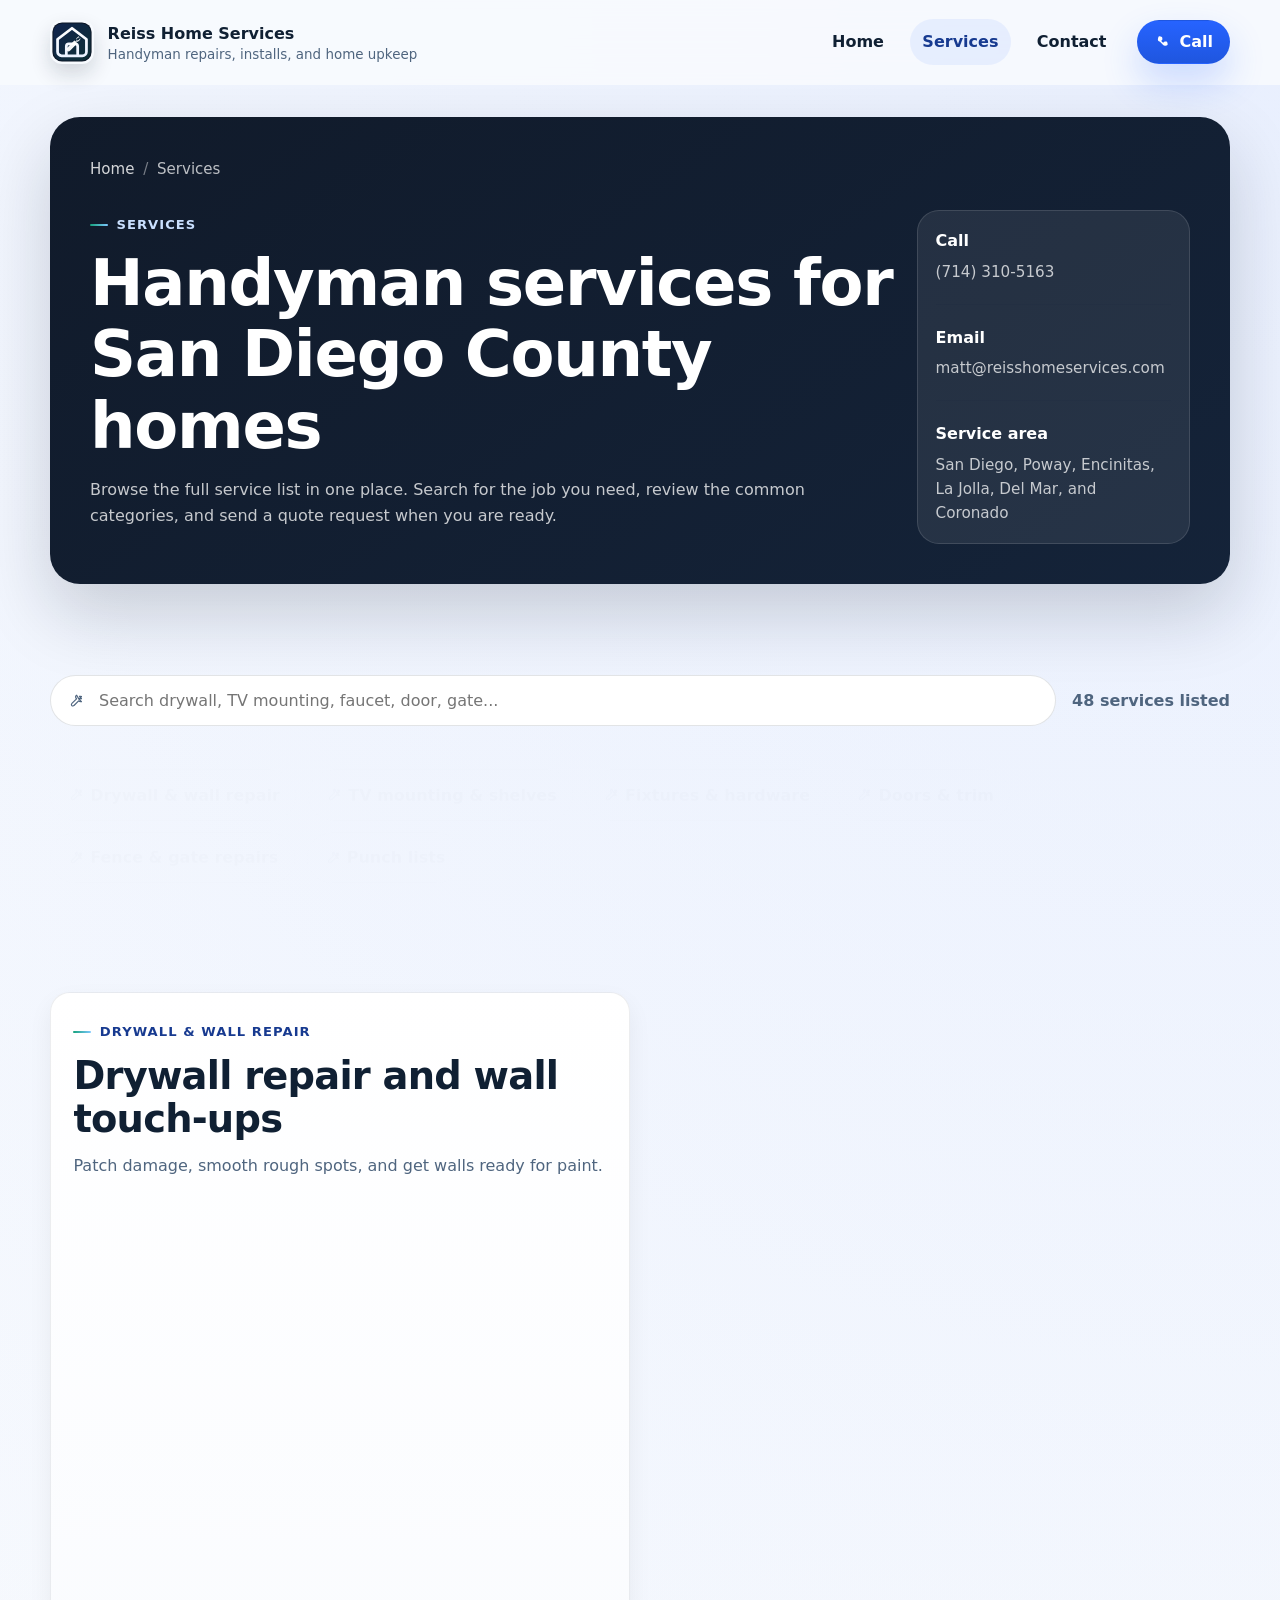
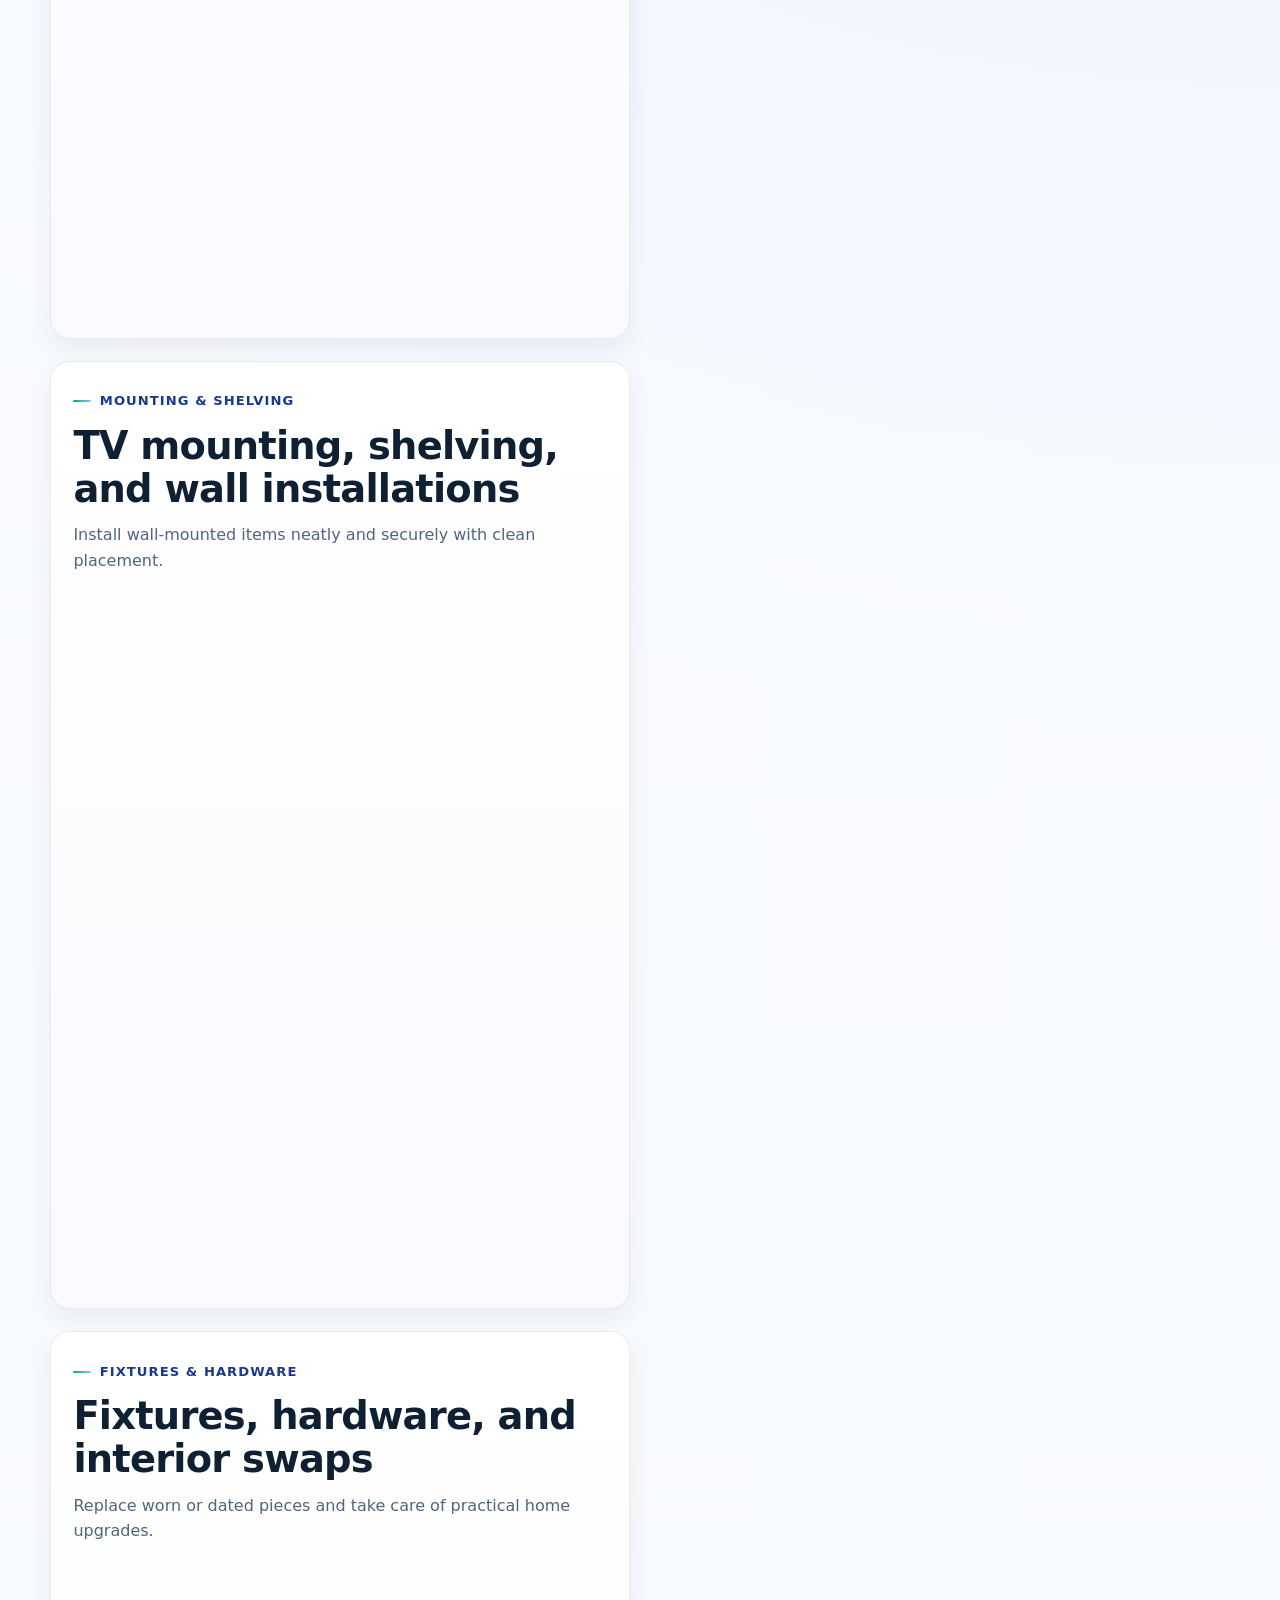
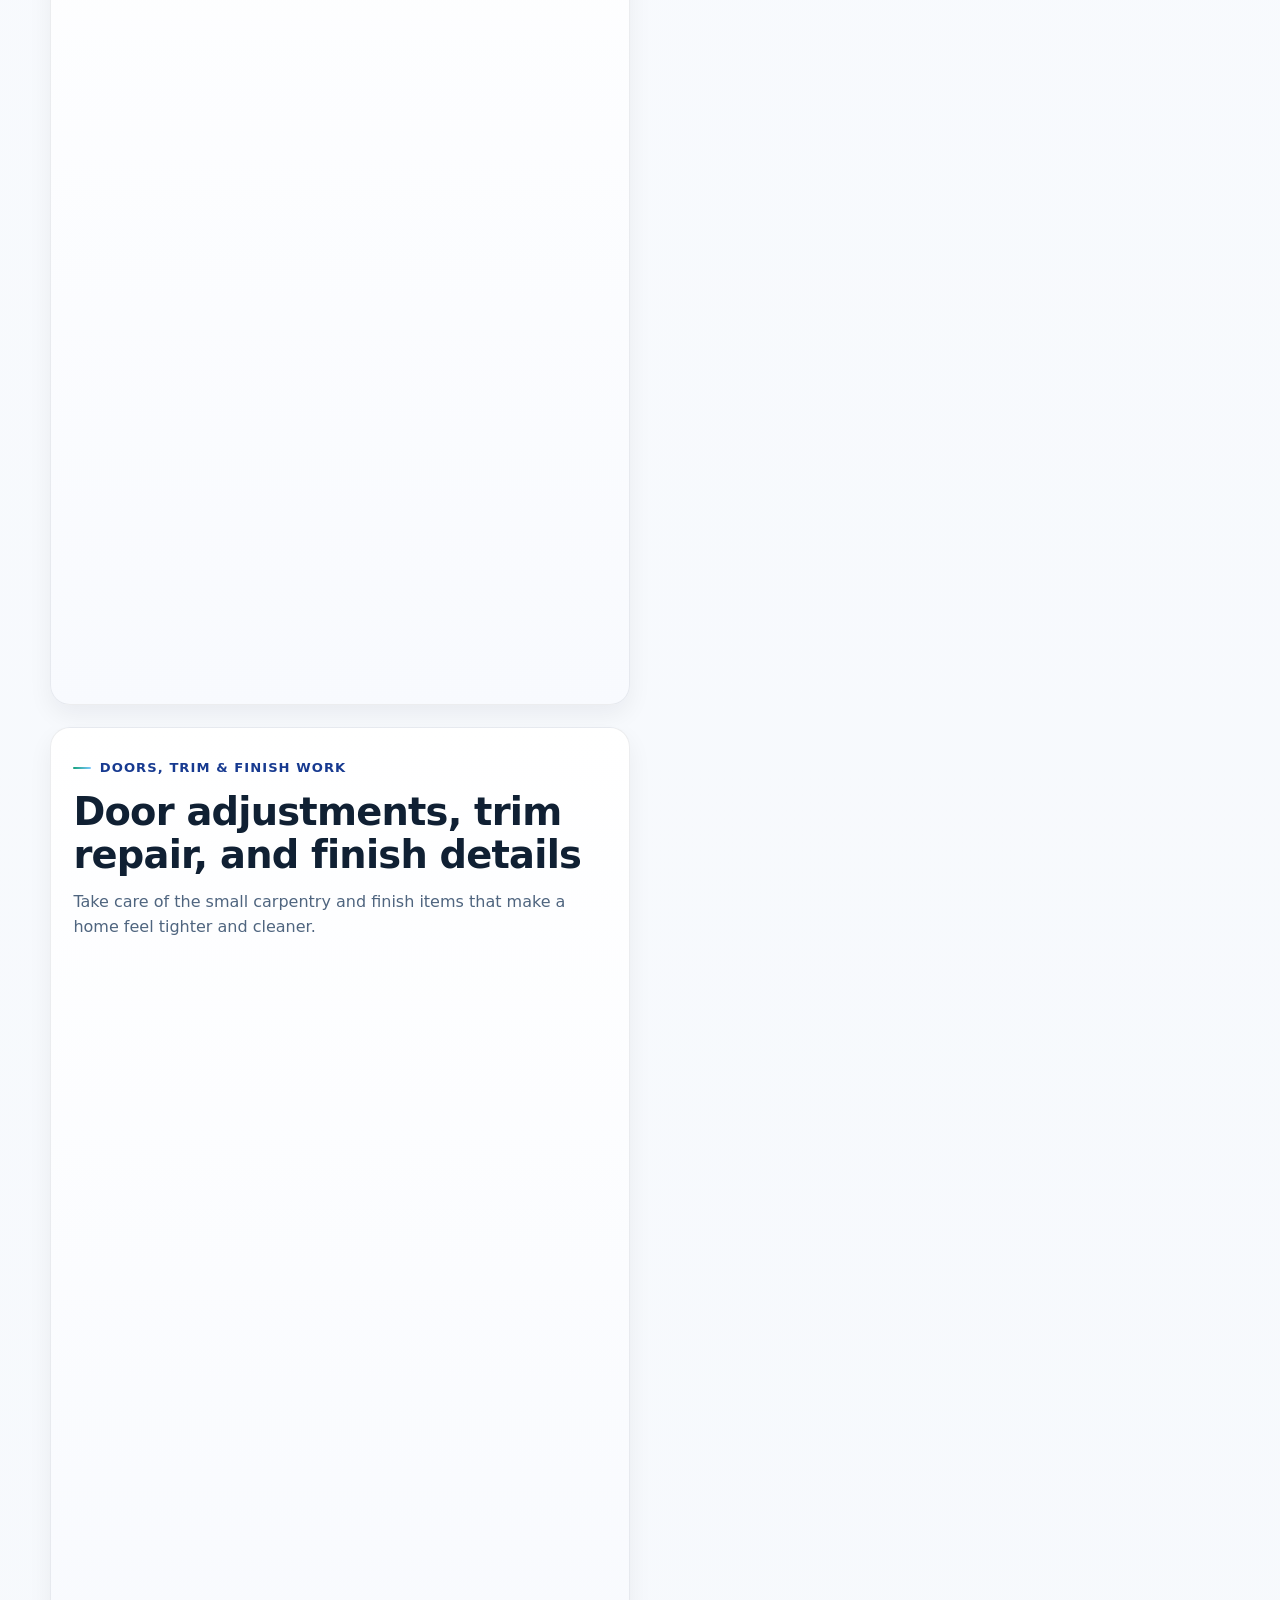
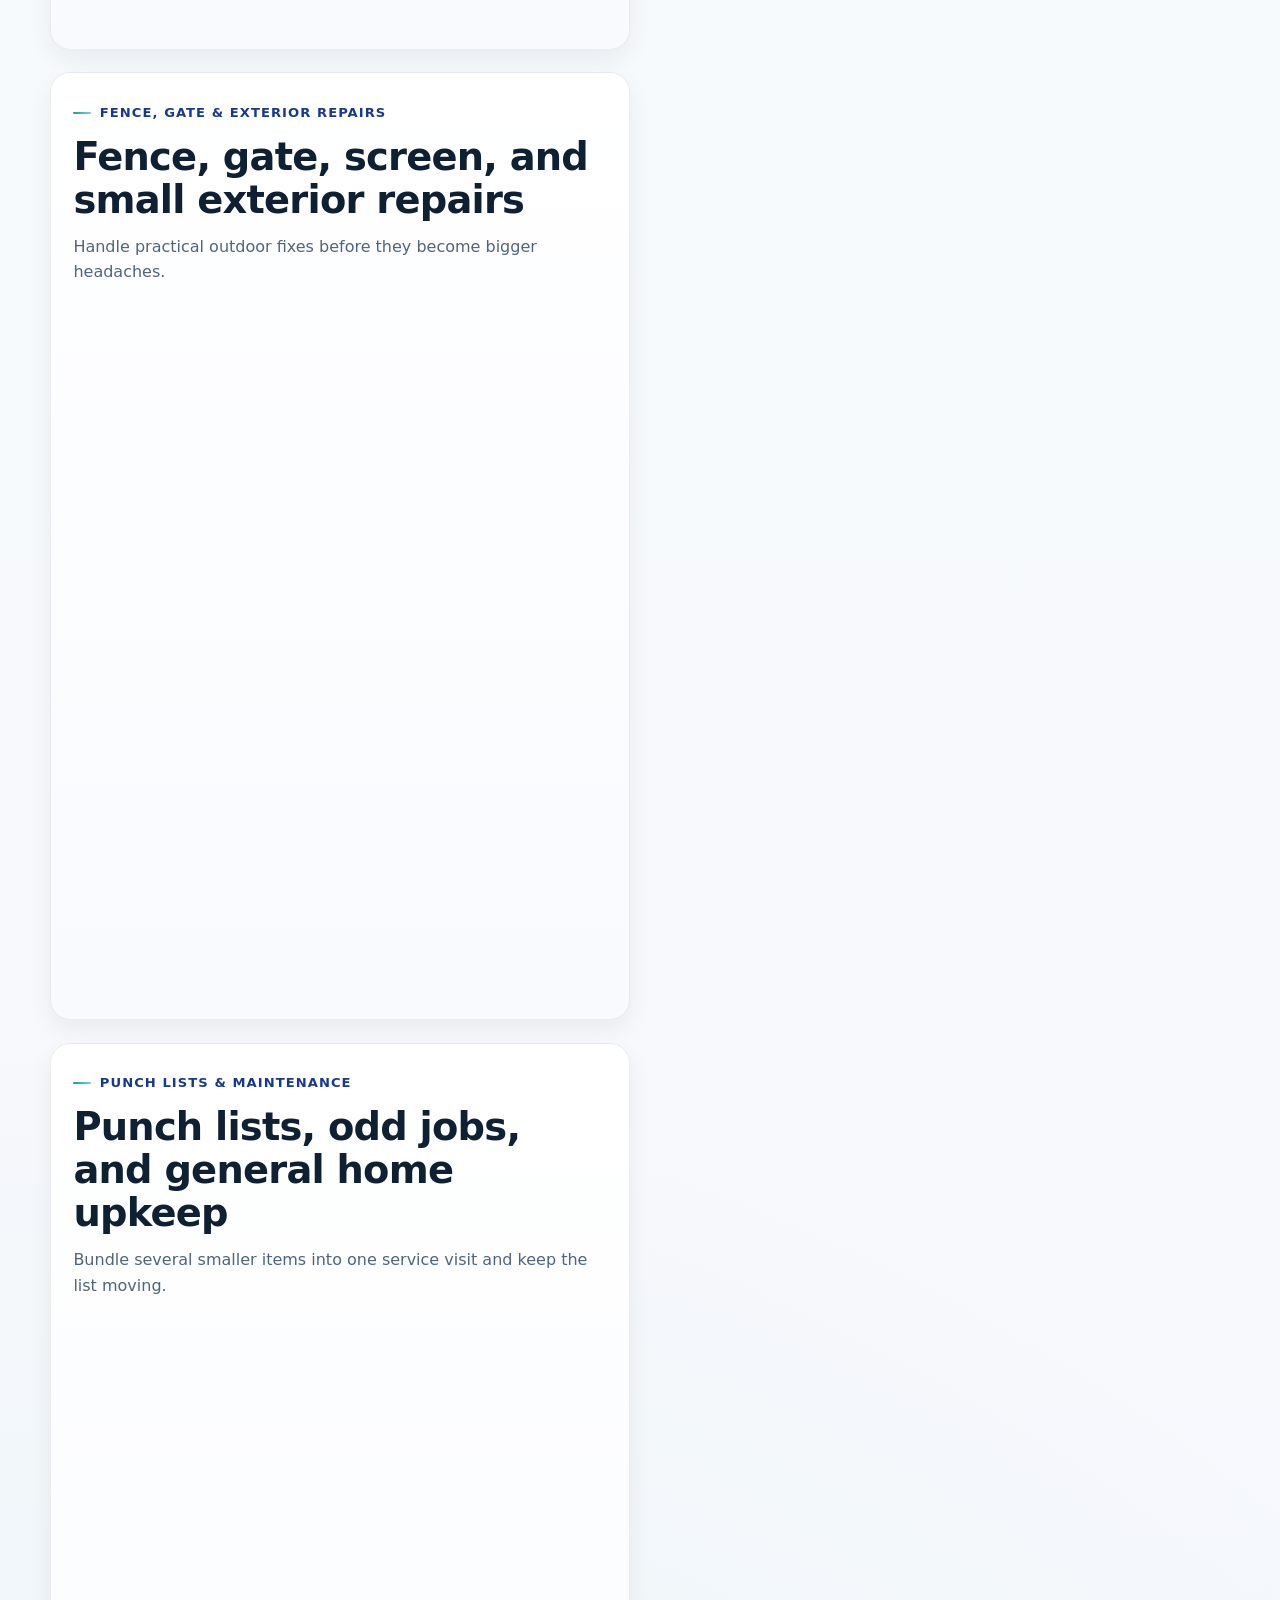
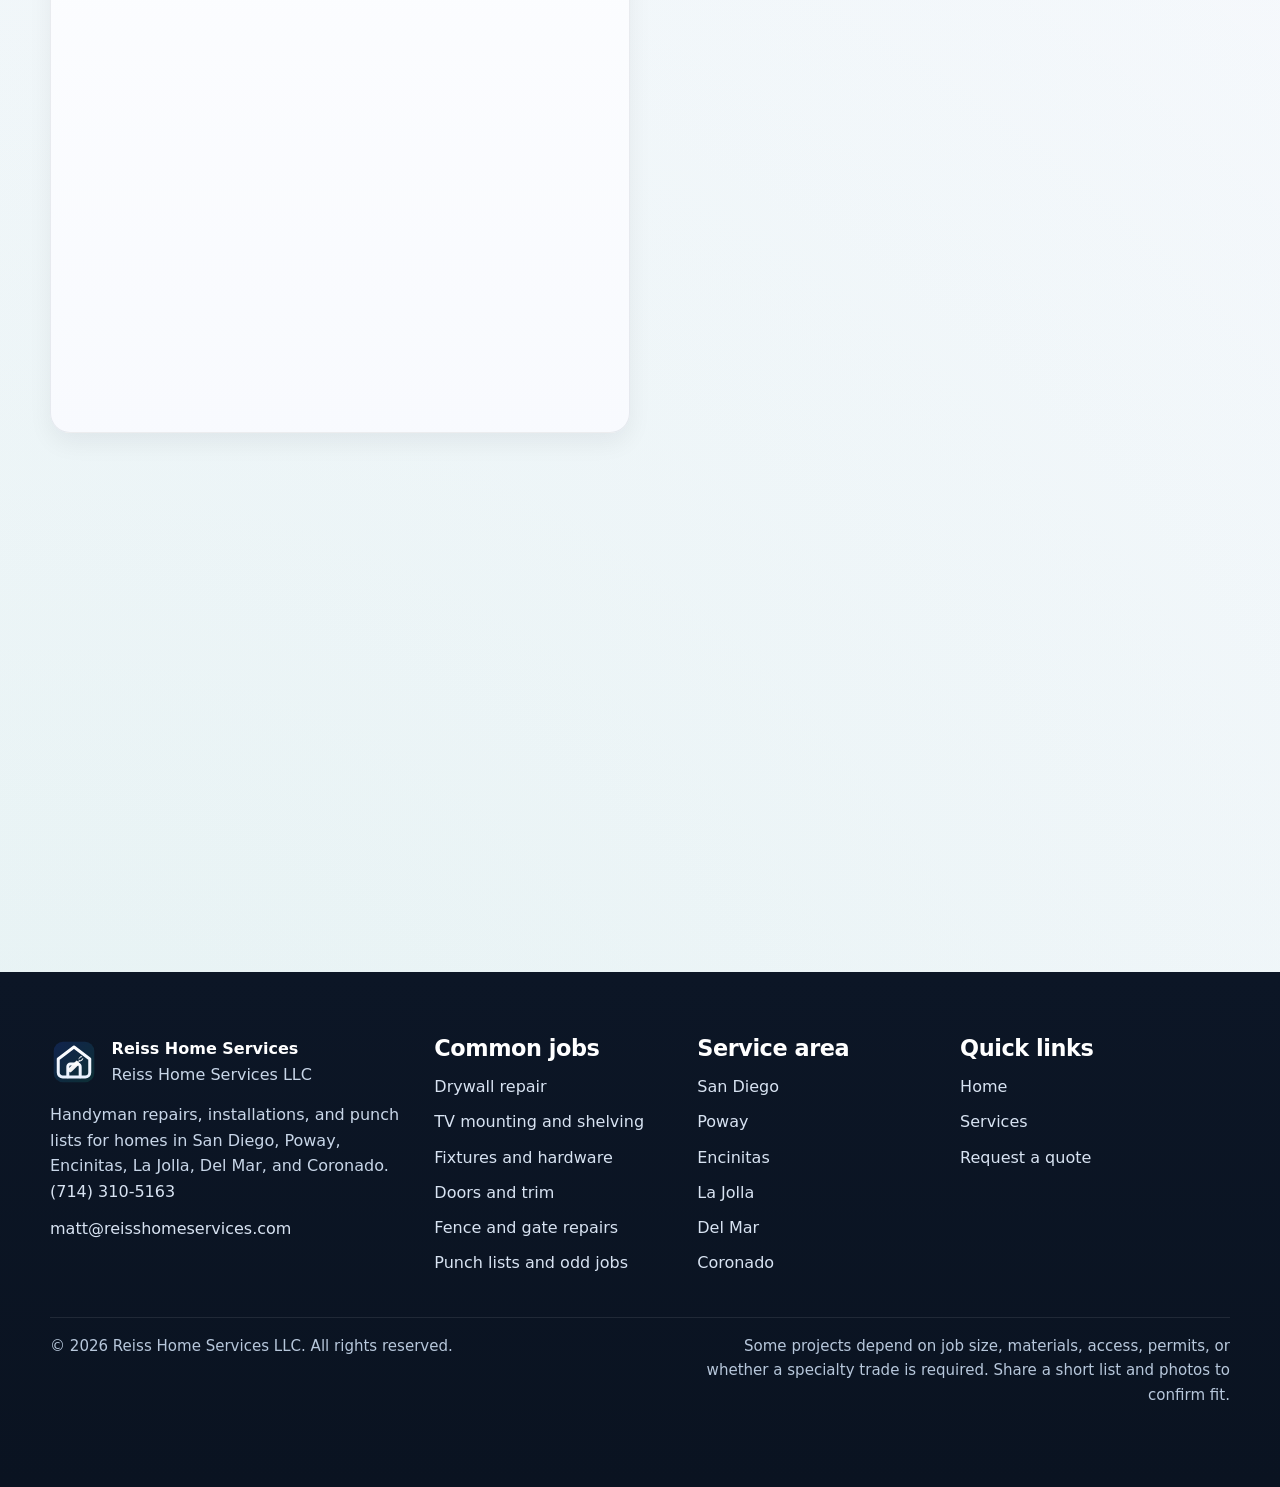
<file: locations/coronado/index.html>
<!doctype html>
<html lang="en">
<head>
  <meta charset="utf-8">
  <meta name="viewport" content="width=device-width, initial-scale=1">
  <title>Page moved | Reiss Home Services</title>
  <meta name="robots" content="noindex,follow">
  <link rel="canonical" href="https://reisshomeservices.com/services/">
  <meta http-equiv="refresh" content="0; url=../../services/">
  <style>
    body { font-family: Arial, sans-serif; padding: 2rem; line-height: 1.5; color: #102033; }
    a { color: #1f4fe0; }
  </style>
</head>
<body>
  <p>This page has moved. Continue to <a href="../../services/">https://reisshomeservices.com/services/</a>.</p>
</body>
</html>
</file>
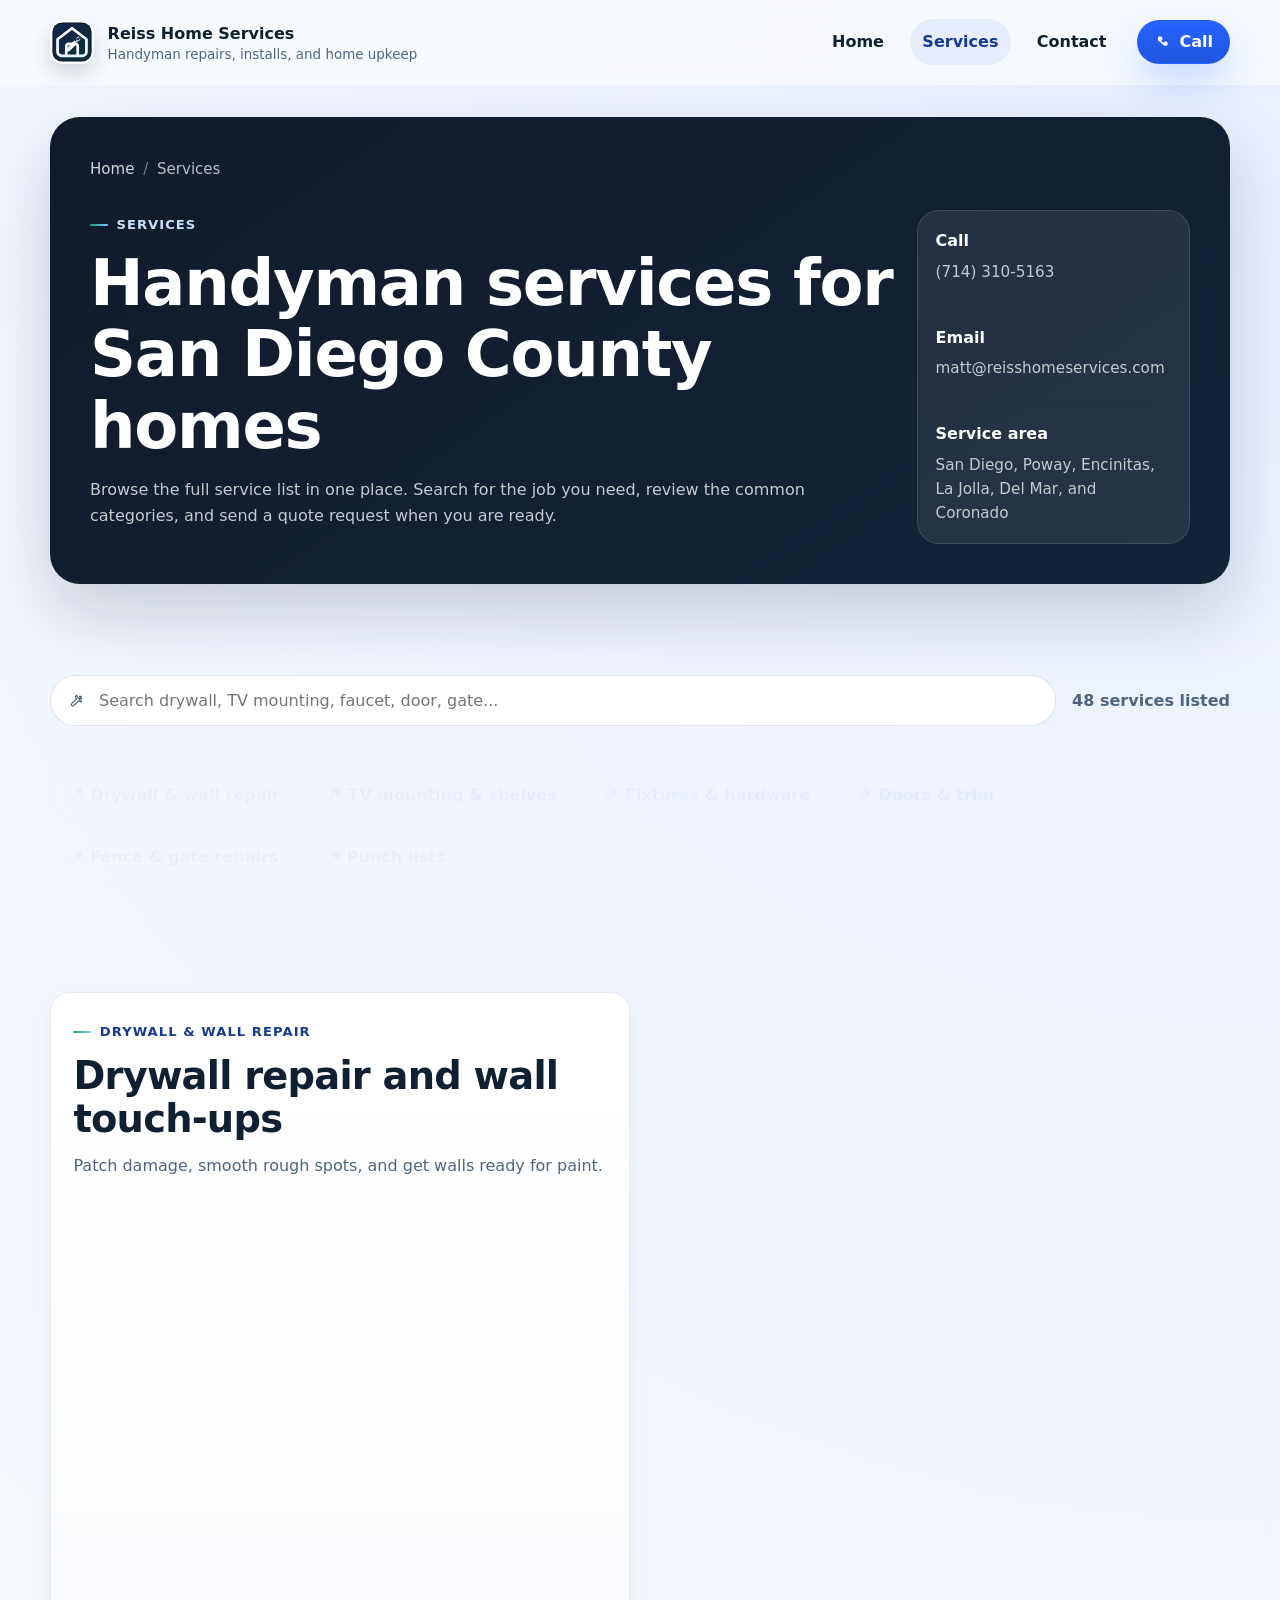
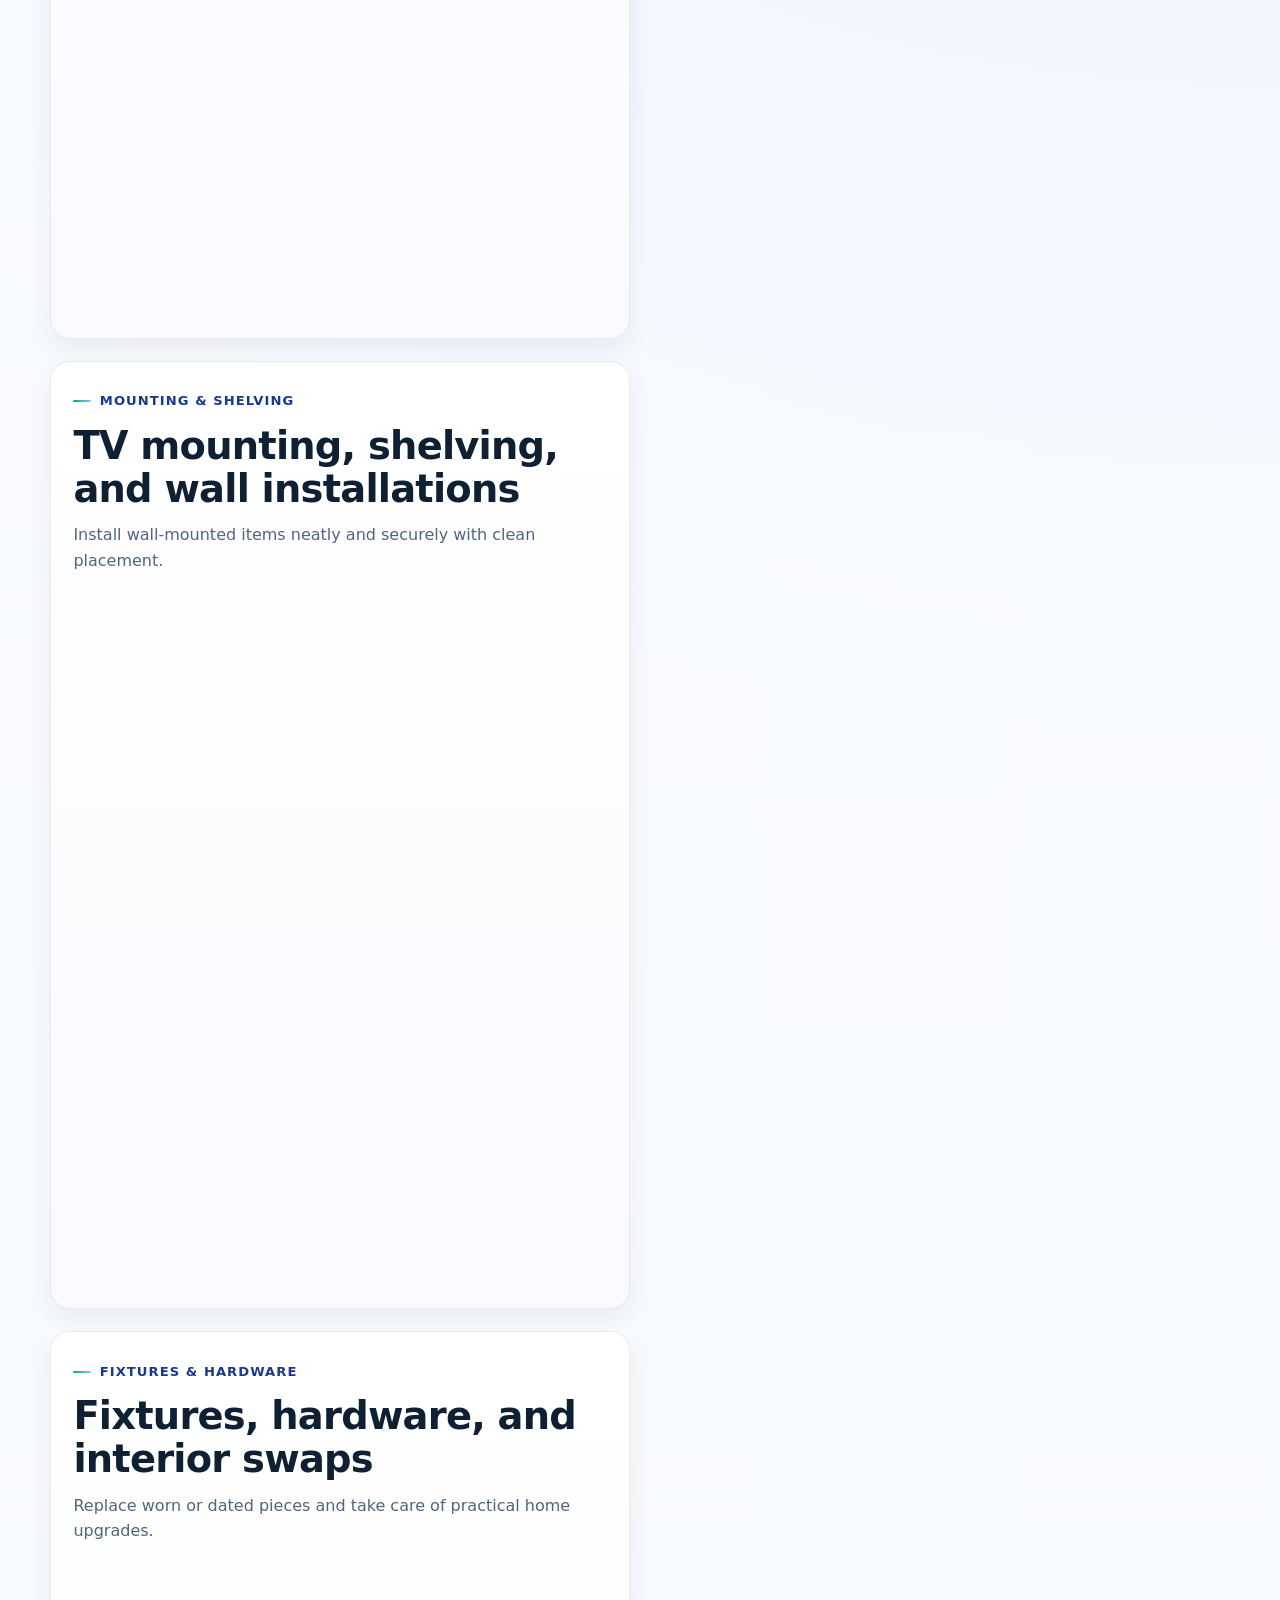
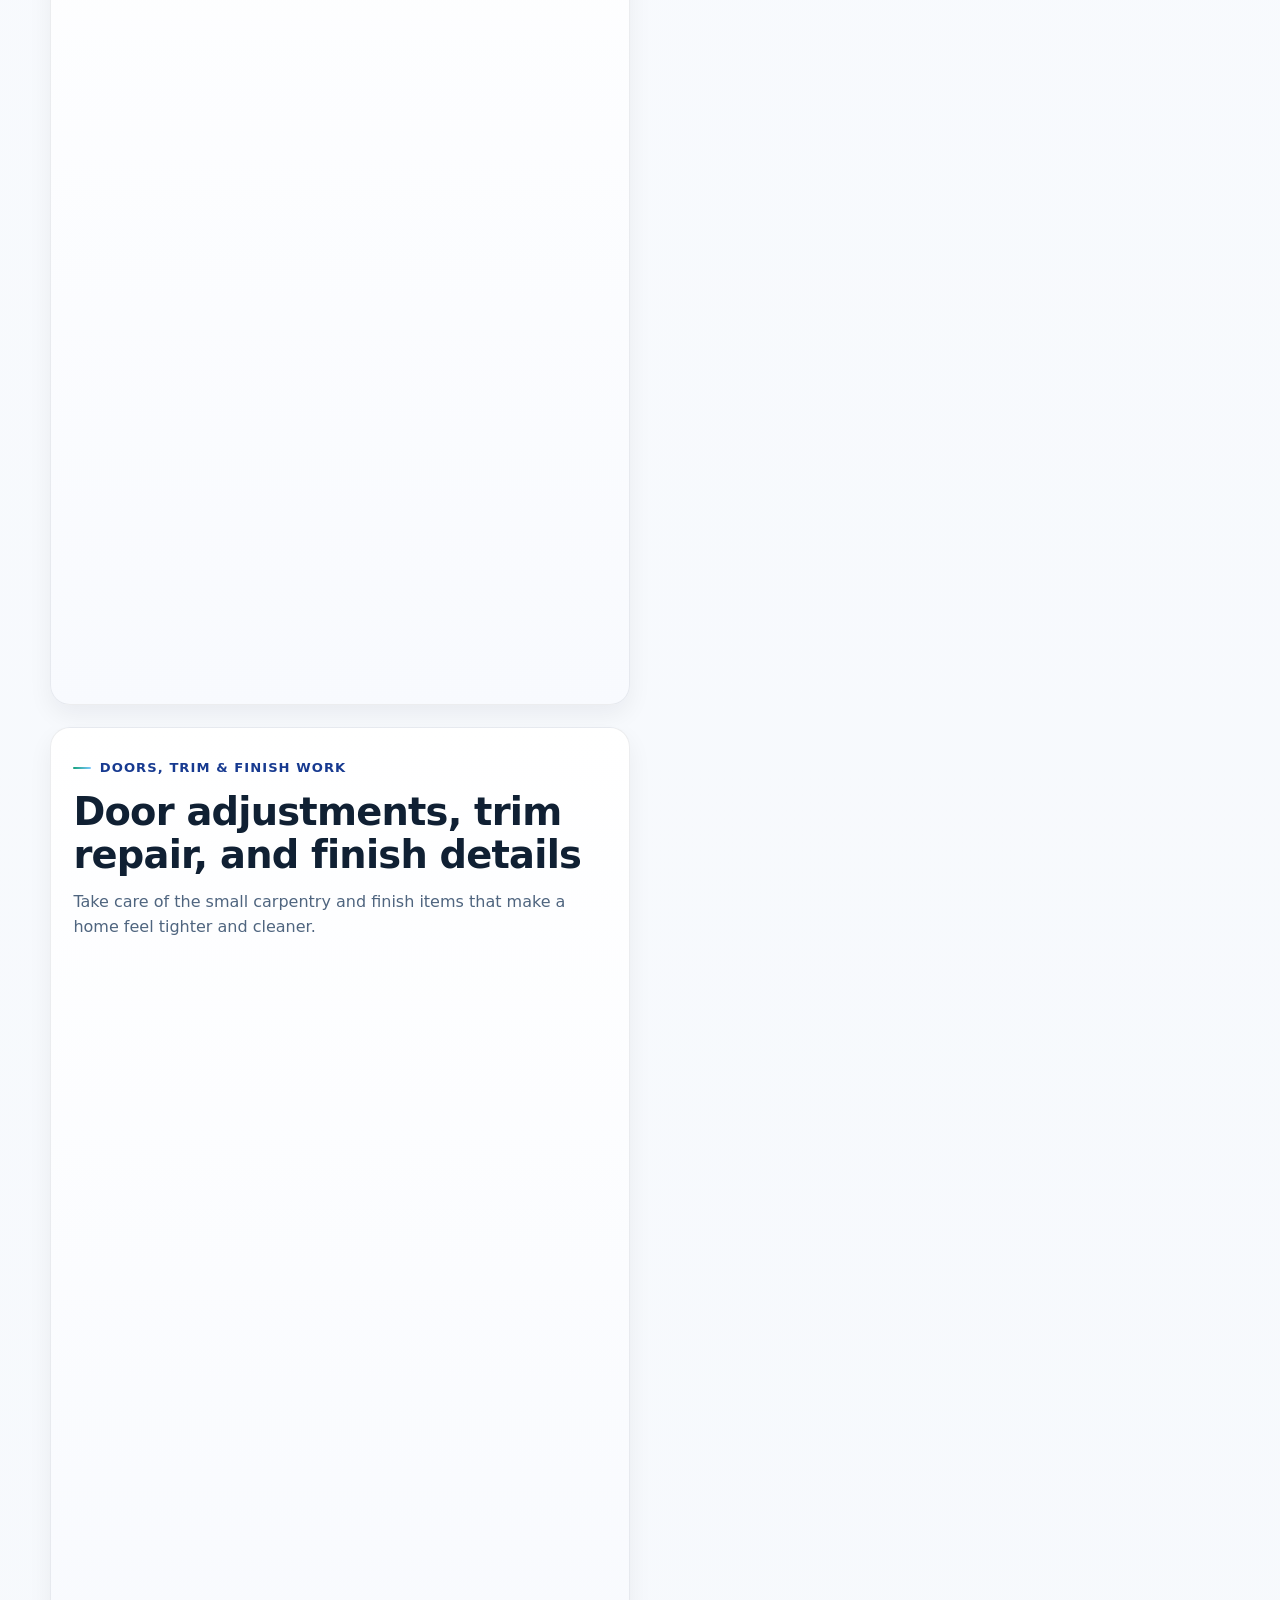
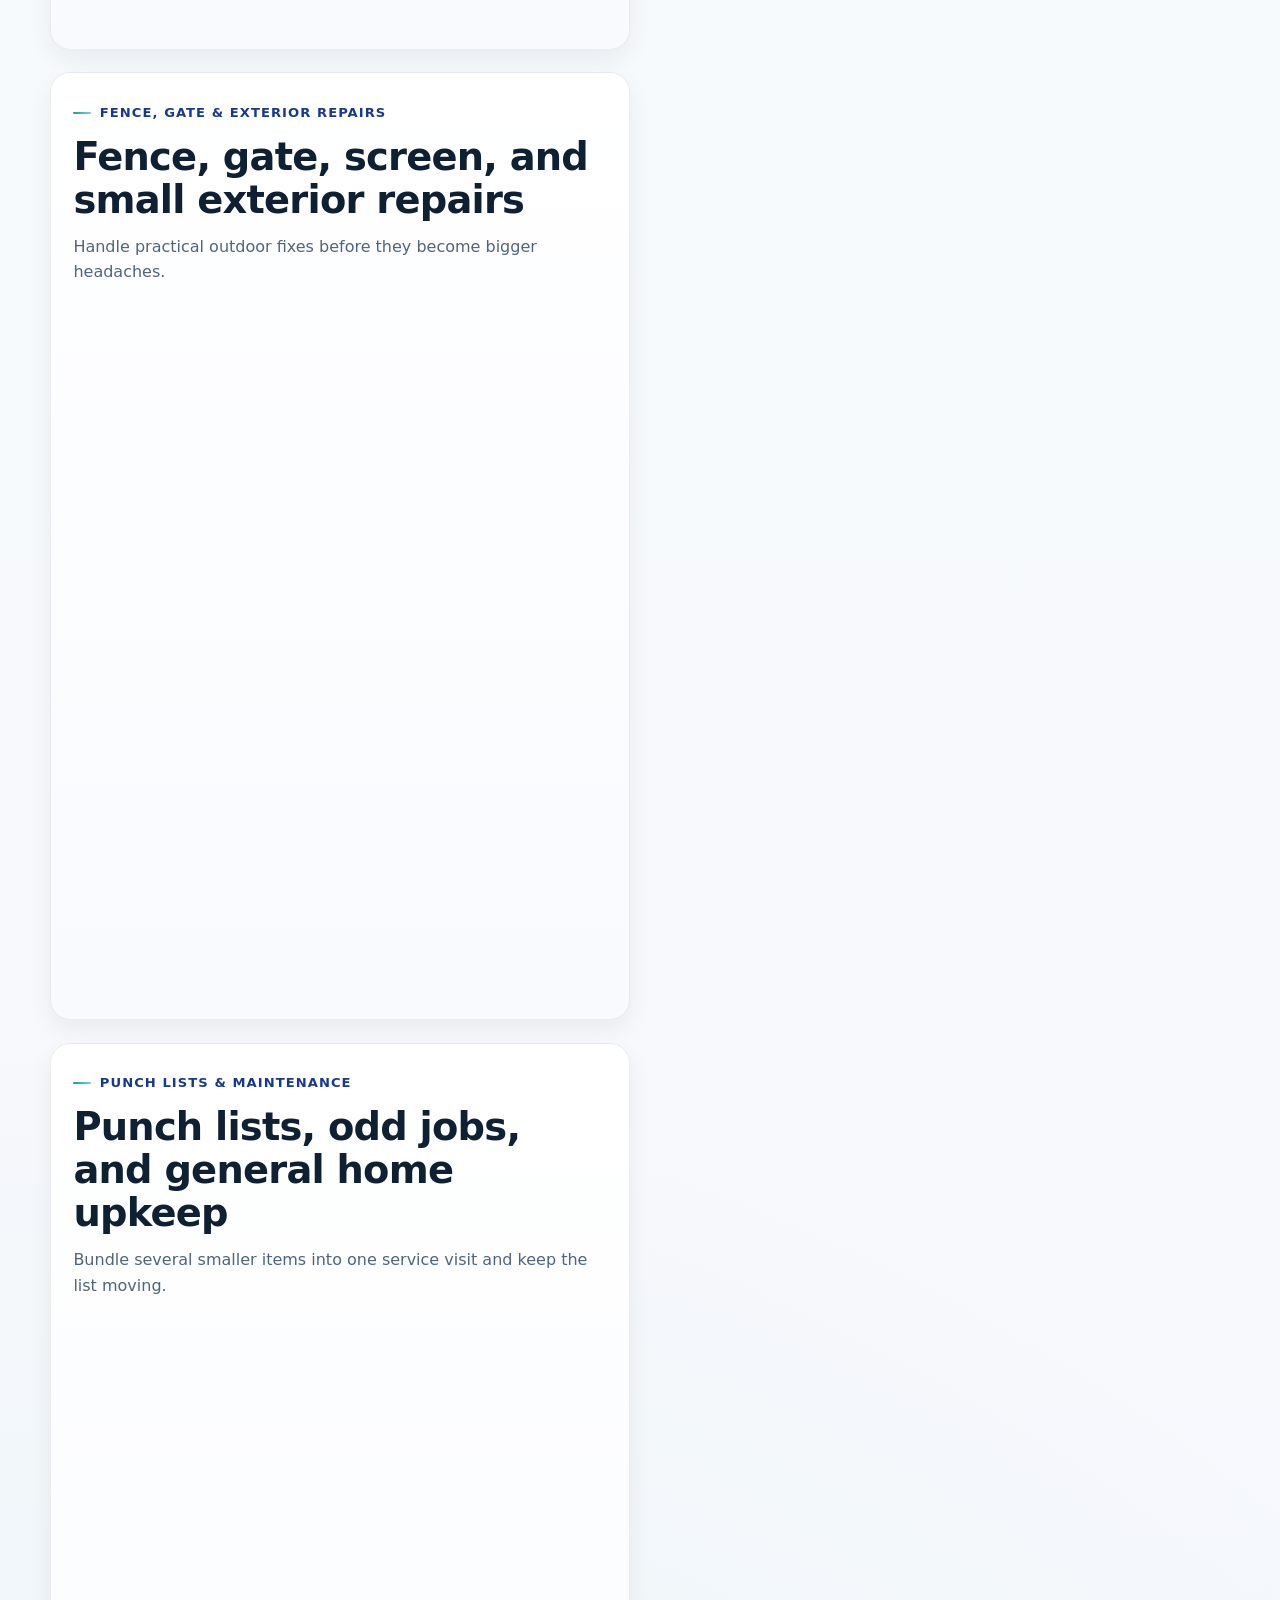
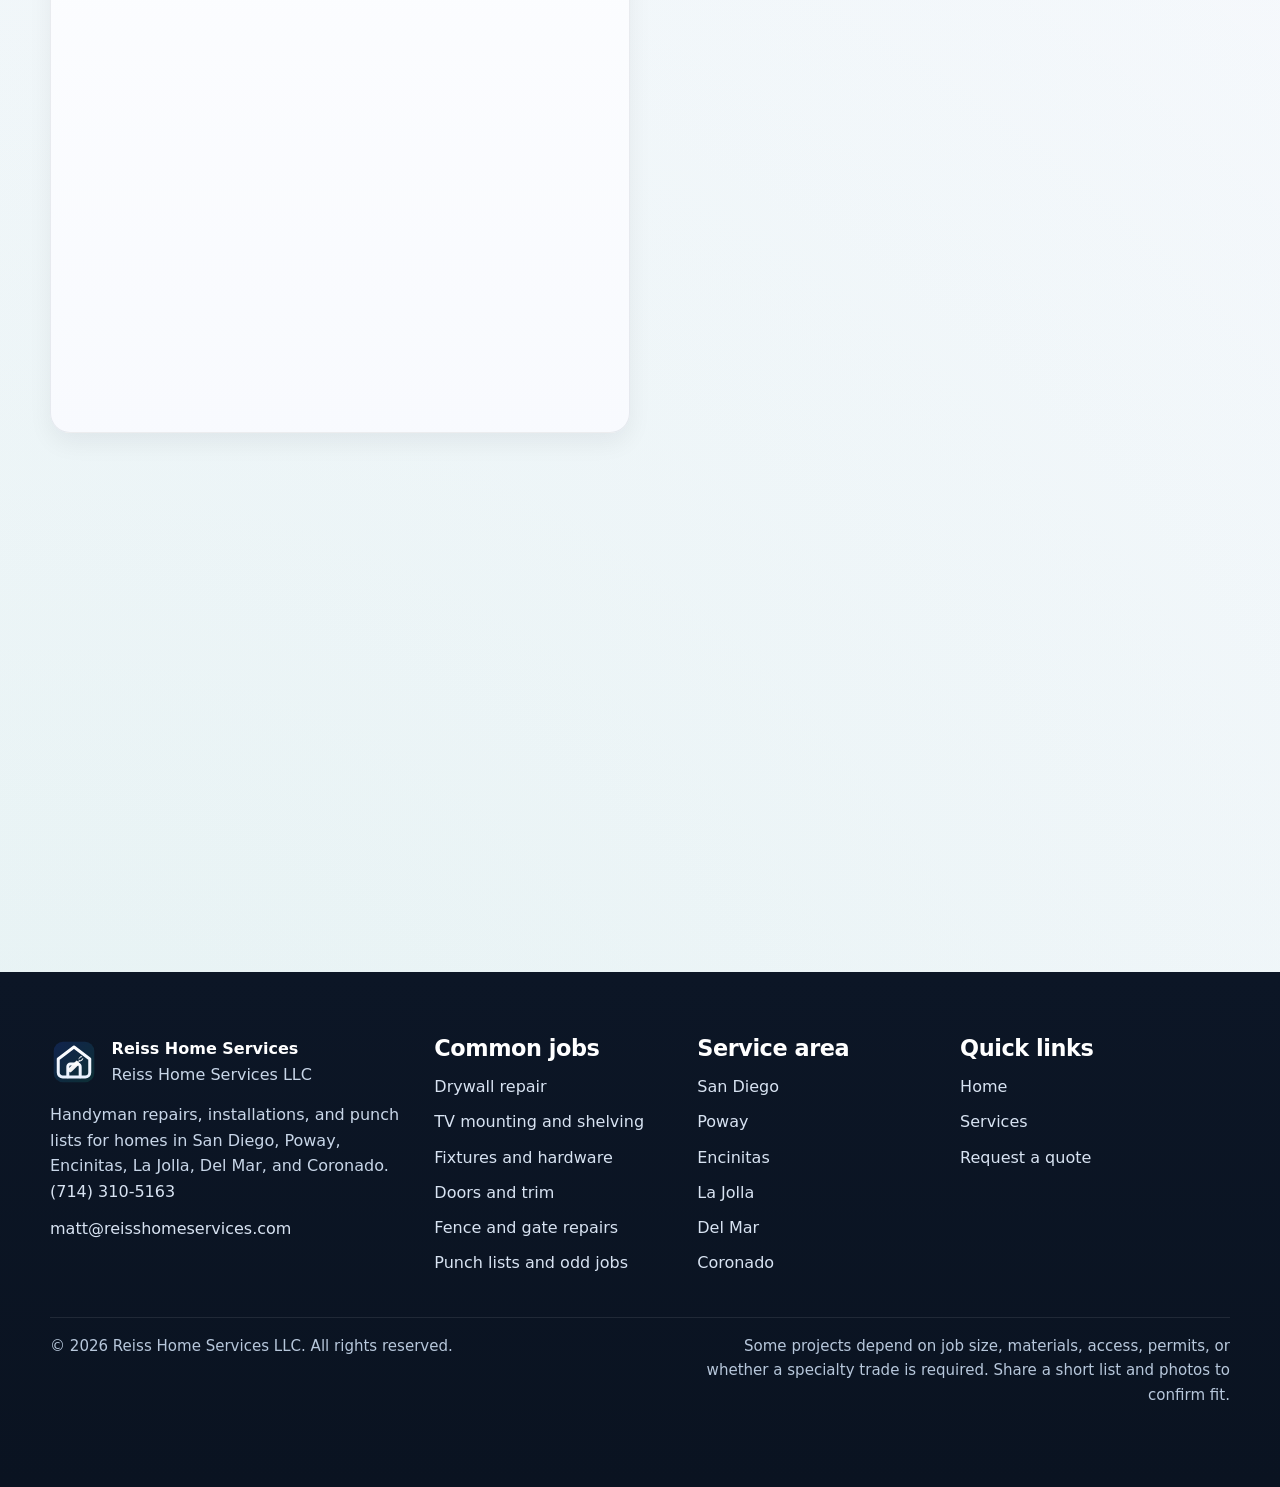
<file: services/door-trim-carpentry-repairs/index.html>
<!doctype html>
<html lang="en">
<head>
  <meta charset="utf-8">
  <meta name="viewport" content="width=device-width, initial-scale=1">
  <title>Page moved | Reiss Home Services</title>
  <meta name="robots" content="noindex,follow">
  <link rel="canonical" href="https://reisshomeservices.com/services/">
  <meta http-equiv="refresh" content="0; url=../">
  <style>
    body { font-family: Arial, sans-serif; padding: 2rem; line-height: 1.5; color: #102033; }
    a { color: #1f4fe0; }
  </style>
</head>
<body>
  <p>This page has moved. Continue to <a href="../">https://reisshomeservices.com/services/</a>.</p>
</body>
</html>
</file>
<file: assets/css/styles.css>
:root {
  --bg: #0c1626;
  --surface: #ffffff;
  --surface-soft: #f5f8fc;
  --surface-muted: #edf2f8;
  --text: #102033;
  --text-soft: #4f657f;
  --text-faint: #6f8097;
  --primary: #2663ff;
  --primary-dark: #173a90;
  --accent: #14a17b;
  --accent-dark: #0c7d60;
  --border: rgba(16, 32, 51, 0.1);
  --border-strong: rgba(16, 32, 51, 0.16);
  --radius-sm: 14px;
  --radius-md: 20px;
  --radius-lg: 30px;
  --shadow-sm: 0 10px 24px rgba(10, 21, 34, 0.06);
  --shadow-md: 0 18px 38px rgba(10, 21, 34, 0.08);
  --shadow-lg: 0 28px 70px rgba(10, 21, 34, 0.14);
  --header-h: 84px;
  --maxw: 1180px;
  --transition: 200ms ease;
}

*,
*::before,
*::after {
  box-sizing: border-box;
}

html {
  scroll-behavior: smooth;
}

body {
  margin: 0;
  min-width: 320px;
  font-family:
    Inter,
    ui-sans-serif,
    system-ui,
    -apple-system,
    BlinkMacSystemFont,
    "Segoe UI",
    sans-serif;
  line-height: 1.6;
  color: var(--text);
  background:
    radial-gradient(circle at top right, rgba(38, 99, 255, 0.08), transparent 30%),
    radial-gradient(circle at bottom left, rgba(20, 161, 123, 0.08), transparent 26%),
    linear-gradient(180deg, #f9fbfe 0%, #f5f8fc 100%);
}

img {
  max-width: 100%;
  height: auto;
  display: block;
}

svg {
  display: block;
}

a {
  color: var(--primary-dark);
  text-decoration: none;
  transition: color var(--transition), opacity var(--transition), border-color var(--transition), background-color var(--transition), transform var(--transition), box-shadow var(--transition);
}

a:hover {
  color: var(--primary);
}

button,
input,
select,
textarea {
  font: inherit;
}

button {
  cursor: pointer;
}

::selection {
  background: rgba(38, 99, 255, 0.2);
}

a:focus-visible,
button:focus-visible,
input:focus-visible,
textarea:focus-visible,
select:focus-visible,
summary:focus-visible {
  outline: 3px solid rgba(38, 99, 255, 0.35);
  outline-offset: 3px;
}

.skip-link {
  position: absolute;
  top: -100px;
  left: 1rem;
  z-index: 1000;
  padding: 0.8rem 1rem;
  border-radius: 12px;
  background: #fff;
  color: var(--text);
  box-shadow: var(--shadow-md);
}

.skip-link:focus {
  top: 1rem;
}

main {
  display: block;
}

.container {
  width: min(var(--maxw), calc(100% - 2rem));
  margin: 0 auto;
}

.section {
  padding: 5.4rem 0;
}

.section-tight {
  padding: 2.5rem 0;
}

.section-soft {
  background: linear-gradient(180deg, rgba(255,255,255,0.65) 0%, rgba(255,255,255,0.45) 100%);
  border-top: 1px solid rgba(16,32,51,0.04);
  border-bottom: 1px solid rgba(16,32,51,0.04);
}

.section-dark {
  color: rgba(255,255,255,0.86);
  background: linear-gradient(180deg, #10233f 0%, #0d1b30 100%);
  border-top: 1px solid rgba(255,255,255,0.05);
  border-bottom: 1px solid rgba(255,255,255,0.05);
}

.section-dark h2,
.section-dark h3,
.section-dark strong {
  color: #fff;
}

.section-dark p,
.section-dark li {
  color: rgba(255,255,255,0.74);
}

.section-head {
  max-width: 820px;
  margin-bottom: 2.5rem;
}

.section-label {
  display: inline-flex;
  align-items: center;
  gap: 0.55rem;
  margin-bottom: 0.9rem;
  color: var(--primary-dark);
  font-size: 0.82rem;
  line-height: 1.2;
  letter-spacing: 0.08em;
  text-transform: uppercase;
  font-weight: 800;
}

.section-dark .section-label,
.page-hero .section-label,
.cta-band .section-label,
.hero .section-label {
  color: #cae0ff;
}

.section-label::before {
  content: "";
  width: 1.1rem;
  height: 2px;
  border-radius: 999px;
  background: linear-gradient(90deg, var(--accent) 0%, #7dc8ff 100%);
}

h1,
h2,
h3,
h4 {
  margin: 0 0 0.8rem;
  line-height: 1.12;
  letter-spacing: -0.02em;
  color: var(--text);
}

h1 {
  font-size: clamp(2.5rem, 5vw, 4.15rem);
}

h2 {
  font-size: clamp(1.9rem, 3vw, 2.8rem);
}

h3 {
  font-size: clamp(1.15rem, 1.8vw, 1.4rem);
}

p {
  margin: 0 0 1rem;
  color: var(--text-soft);
}

ul,
ol {
  padding-left: 1.15rem;
}

li {
  margin-bottom: 0.45rem;
}

strong {
  color: var(--text);
}

.icon,
.icon-sm {
  width: 1.25rem;
  height: 1.25rem;
  flex: 0 0 auto;
}

.icon-sm {
  width: 1rem;
  height: 1rem;
}

.icon-wrap {
  width: 3.1rem;
  height: 3.1rem;
  display: inline-grid;
  place-items: center;
  border-radius: 16px;
  background: linear-gradient(180deg, rgba(38,99,255,0.12) 0%, rgba(20,161,123,0.12) 100%);
  color: var(--primary-dark);
  box-shadow: inset 0 1px 0 rgba(255,255,255,0.8);
}

.chip {
  display: inline-flex;
  align-items: center;
  gap: 0.45rem;
  min-height: 2.2rem;
  padding: 0.4rem 0.82rem;
  border-radius: 999px;
  border: 1px solid rgba(16,32,51,0.1);
  background: rgba(255,255,255,0.82);
  color: var(--text);
  font-size: 0.93rem;
  font-weight: 650;
  box-shadow: 0 10px 20px rgba(10,21,34,0.05);
}

.chip:hover {
  border-color: rgba(38,99,255,0.28);
  color: var(--primary-dark);
}

.chip-solid {
  background: rgba(38,99,255,0.14);
  border-color: rgba(38,99,255,0.16);
  color: var(--primary-dark);
}

.badge {
  display: inline-flex;
  align-items: center;
  min-height: 2rem;
  padding: 0.35rem 0.75rem;
  border-radius: 999px;
  background: rgba(255,255,255,0.1);
  border: 1px solid rgba(255,255,255,0.14);
  color: #fff;
  font-size: 0.88rem;
  font-weight: 700;
}

.badge-row,
.chip-row,
.quick-links,
.related-links,
.hero-mini,
.footer-actions {
  display: flex;
  flex-wrap: wrap;
  gap: 0.75rem;
}

.text-link {
  display: inline-flex;
  align-items: center;
  gap: 0.5rem;
  font-weight: 700;
  color: var(--primary-dark);
}

.text-link:hover .icon-sm {
  transform: translateX(2px);
}

.button,
.button-secondary,
.button-ghost {
  --button-bg: linear-gradient(180deg, var(--primary) 0%, #1f56df 100%);
  --button-text: #fff;
  display: inline-flex;
  align-items: center;
  justify-content: center;
  gap: 0.6rem;
  min-height: 3.2rem;
  padding: 0 1.15rem;
  border-radius: 999px;
  border: 1px solid transparent;
  background: var(--button-bg);
  color: var(--button-text);
  font-weight: 800;
  box-shadow: 0 18px 36px rgba(38,99,255,0.22);
}

.button:hover,
.button-secondary:hover,
.button-ghost:hover {
  transform: translateY(-1px);
}

.button:hover {
  color: #fff;
  box-shadow: 0 22px 42px rgba(38,99,255,0.24);
}

.button-secondary {
  --button-bg: #fff;
  --button-text: var(--text);
  border-color: rgba(16,32,51,0.12);
  box-shadow: 0 16px 32px rgba(15, 26, 41, 0.10);
}

.button-secondary:hover {
  color: var(--text);
}

.button-ghost {
  --button-bg: transparent;
  --button-text: #fff;
  border-color: rgba(255,255,255,0.18);
  box-shadow: none;
}

.actions {
  display: flex;
  flex-wrap: wrap;
  gap: 0.8rem;
}

.card {
  position: relative;
  border-radius: var(--radius-md);
  border: 1px solid rgba(16,32,51,0.08);
  padding: 1.4rem;
  background: #fff;
  box-shadow: var(--shadow-sm);
  overflow: hidden;
}

.card.soft {
  background: linear-gradient(180deg, rgba(255,255,255,0.98) 0%, rgba(248,250,254,0.98) 100%);
}

.card.dark {
  color: rgba(255,255,255,0.84);
  background: linear-gradient(180deg, rgba(255,255,255,0.08) 0%, rgba(255,255,255,0.04) 100%);
  border-color: rgba(255,255,255,0.12);
  box-shadow: none;
}

.card.dark h3,
.card.dark strong {
  color: #fff;
}

.card.dark p,
.card.dark li {
  color: rgba(255,255,255,0.74);
}

.grid,
.grid-2,
.grid-3,
.card-grid,
.city-grid,
.process-grid,
.metrics,
.stats-strip,
.check-grid,
.feature-points,
.footer-grid,
.form-row,
.split {
  display: grid;
  gap: 1.25rem;
}

.grid-2,
.split {
  grid-template-columns: repeat(2, minmax(0, 1fr));
}

.grid-3,
.card-grid,
.city-grid,
.process-grid,
.metrics,
.stats-strip {
  grid-template-columns: repeat(3, minmax(0, 1fr));
}

.footer-grid {
  grid-template-columns: 1.35fr 0.9fr 0.9fr 1fr;
}

.check-grid {
  grid-template-columns: repeat(2, minmax(0, 1fr));
}

.feature-points {
  margin-top: 1.1rem;
}

.service-head {
  display: flex;
  gap: 0.95rem;
  align-items: flex-start;
}

.service-head p {
  margin-bottom: 0;
}

.mini-list {
  margin: 1rem 0 0;
  padding-left: 1.05rem;
  color: var(--text-soft);
}

.note {
  padding: 1rem 1.1rem;
  border-left: 4px solid var(--accent);
  border-radius: 14px;
  background: linear-gradient(180deg, #f2fff9 0%, #edf8f4 100%);
  color: #25413b;
}

.site-header {
  position: sticky;
  top: 0;
  z-index: 50;
  background: rgba(249,251,254,0.86);
  backdrop-filter: blur(18px);
  border-bottom: 1px solid transparent;
  transition: border-color var(--transition), box-shadow var(--transition), background var(--transition);
}

.site-header.is-scrolled {
  border-color: rgba(16,32,51,0.08);
  box-shadow: 0 12px 32px rgba(11,22,38,0.06);
  background: rgba(249,251,254,0.92);
}

.header-inner {
  display: flex;
  align-items: center;
  justify-content: space-between;
  gap: 1rem;
  min-height: var(--header-h);
}

.brand {
  display: inline-flex;
  align-items: center;
  gap: 0.85rem;
  color: var(--text);
}

.brand:hover {
  color: var(--text);
}

.brand img {
  width: 44px;
  height: 44px;
  border-radius: 12px;
  box-shadow: 0 10px 20px rgba(14, 28, 48, 0.16);
}

.brand-copy {
  display: grid;
  gap: 0.06rem;
}

.brand-copy strong {
  font-size: 1rem;
}

.brand-copy span {
  color: var(--text-soft);
  font-size: 0.84rem;
  line-height: 1.2;
}

.site-nav {
  display: flex;
  align-items: center;
  gap: 1.1rem;
}

.site-nav-links,
.site-nav-cta {
  display: flex;
  align-items: center;
  gap: 0.8rem;
}

.site-nav-links a {
  color: var(--text);
  font-weight: 700;
  padding: 0.65rem 0.8rem;
  border-radius: 999px;
}

.site-nav-links a[aria-current="page"],
.site-nav-links a:hover {
  background: rgba(38,99,255,0.08);
  color: var(--primary-dark);
}

.nav-cta {
  min-height: 2.8rem;
  padding-inline: 1rem;
}

.menu-toggle {
  display: none;
  width: 3rem;
  height: 3rem;
  padding: 0.65rem;
  border-radius: 14px;
  border: 1px solid rgba(16,32,51,0.1);
  background: #fff;
  color: var(--text);
}

.menu-toggle span {
  display: block;
  width: 100%;
  height: 2px;
  border-radius: 999px;
  background: currentColor;
}

.menu-toggle span + span {
  margin-top: 5px;
}

.hero {
  position: relative;
  overflow: hidden;
  padding: 2.4rem 0 5rem;
}

.hero::before,
.hero::after {
  content: "";
  position: absolute;
  border-radius: 999px;
  filter: blur(12px);
  opacity: 0.7;
  pointer-events: none;
}

.hero::before {
  width: 30rem;
  height: 30rem;
  right: -8rem;
  top: -10rem;
  background: radial-gradient(circle, rgba(38,99,255,0.22) 0%, rgba(38,99,255,0) 70%);
}

.hero::after {
  width: 24rem;
  height: 24rem;
  left: -6rem;
  bottom: -10rem;
  background: radial-gradient(circle, rgba(20,161,123,0.16) 0%, rgba(20,161,123,0) 70%);
}

.hero-shell {
  position: relative;
  background: linear-gradient(145deg, rgba(12,22,38,0.98) 0%, rgba(16,31,53,0.96) 42%, rgba(18,41,72,0.96) 100%);
  border-radius: 32px;
  overflow: hidden;
  box-shadow: 0 36px 90px rgba(11,22,38,0.18);
  padding: 3rem;
}

.hero-shell::before {
  content: "";
  position: absolute;
  inset: 0;
  background-image:
    linear-gradient(rgba(255,255,255,0.05) 1px, transparent 1px),
    linear-gradient(90deg, rgba(255,255,255,0.05) 1px, transparent 1px);
  background-size: 28px 28px;
  mask-image: linear-gradient(180deg, rgba(255,255,255,0.6) 0%, rgba(255,255,255,0.02) 100%);
  pointer-events: none;
}

.hero-grid {
  position: relative;
  display: grid;
  grid-template-columns: minmax(0, 1.18fr) minmax(320px, 0.82fr);
  gap: 1.6rem;
  align-items: center;
}

.hero-copy {
  color: rgba(255,255,255,0.88);
  max-width: 660px;
}

.hero-copy h1 {
  color: #fff;
  margin-bottom: 1rem;
}

.hero-copy p {
  color: rgba(255,255,255,0.78);
  font-size: 1.08rem;
  margin-bottom: 1.35rem;
}

.eyebrow {
  display: inline-flex;
  align-items: center;
  gap: 0.55rem;
  margin-bottom: 1.15rem;
  color: #cfe0ff;
  font-weight: 800;
  letter-spacing: 0.08em;
  text-transform: uppercase;
  font-size: 0.82rem;
}

.eyebrow::before {
  content: "";
  width: 1.25rem;
  height: 2px;
  border-radius: 999px;
  background: linear-gradient(90deg, var(--accent) 0%, #7dc8ff 100%);
}

.hero-card {
  position: relative;
  background: linear-gradient(180deg, rgba(255,255,255,0.98) 0%, rgba(246,249,255,0.98) 100%);
  border: 1px solid rgba(255,255,255,0.25);
  border-radius: 26px;
  padding: 1.4rem;
  box-shadow: 0 26px 60px rgba(10, 21, 34, 0.24);
}

.hero-card h2 {
  font-size: 1.45rem;
  margin-bottom: 0.6rem;
}

.hero-card p,
.hero-card li {
  color: var(--text-soft);
}

.hero-list {
  list-style: none;
  padding: 0;
  margin: 1rem 0 1.2rem;
}

.hero-list li {
  display: flex;
  align-items: flex-start;
  gap: 0.7rem;
  margin: 0;
  padding: 0.7rem 0;
  border-top: 1px solid rgba(16,32,51,0.07);
}

.hero-list li:first-child {
  border-top: 0;
  padding-top: 0;
}

.hero-list strong {
  display: block;
  margin-bottom: 0.1rem;
}

.hero-list span {
  color: var(--text-soft);
  font-size: 0.96rem;
}

.stats-strip {
  margin-top: 1.5rem;
}

.stat {
  background: #fff;
  border: 1px solid rgba(16,32,51,0.08);
  border-radius: 18px;
  padding: 1rem;
  box-shadow: var(--shadow-sm);
}

.stat strong {
  display: block;
  font-size: 1.42rem;
  line-height: 1;
  margin-bottom: 0.35rem;
}

.stat span {
  color: var(--text-soft);
  font-size: 0.95rem;
}

.service-card {
  display: grid;
  gap: 1rem;
}

.service-card h3 {
  margin-bottom: 0.15rem;
}

.city-card {
  display: flex;
  flex-direction: column;
  gap: 1rem;
}

.city-card .button {
  margin-top: auto;
  align-self: flex-start;
}

.check-item {
  display: flex;
  gap: 0.8rem;
  align-items: flex-start;
  padding: 1rem;
  border-radius: 18px;
  background: #fff;
  border: 1px solid rgba(16,32,51,0.08);
  box-shadow: 0 10px 24px rgba(11,22,38,0.06);
}

.check-item p {
  margin: 0;
}

.metrics .metric {
  background: linear-gradient(180deg, #10233f 0%, #173357 100%);
  border: 1px solid rgba(255,255,255,0.08);
  border-radius: var(--radius-md);
  padding: 1.25rem;
  box-shadow: none;
}

.metric strong {
  display: block;
  color: #fff;
  font-size: 1.16rem;
  margin-bottom: 0.35rem;
}

.metric p {
  margin: 0;
  color: rgba(255,255,255,0.74);
}

.process-card {
  display: grid;
  gap: 0.85rem;
}

.process-index {
  width: 3rem;
  height: 3rem;
  display: inline-grid;
  place-items: center;
  border-radius: 999px;
  background: linear-gradient(180deg, rgba(38,99,255,0.16) 0%, rgba(20,161,123,0.18) 100%);
  color: var(--primary-dark);
  font-weight: 800;
}

.faq-grid {
  display: grid;
  gap: 1rem;
}

.faq-item {
  background: #fff;
  border: 1px solid rgba(16,32,51,0.08);
  border-radius: 18px;
  box-shadow: 0 12px 28px rgba(11,22,38,0.06);
  overflow: hidden;
}

.faq-item[open] {
  border-color: rgba(38,99,255,0.24);
}

.faq-item summary {
  position: relative;
  list-style: none;
  cursor: pointer;
  padding: 1.15rem 1.25rem 1.15rem 3.8rem;
  font-weight: 750;
  color: var(--text);
}

.faq-item summary::-webkit-details-marker {
  display: none;
}

.faq-item summary::before,
.faq-item summary::after {
  content: "";
  position: absolute;
  left: 1.3rem;
  top: 50%;
  width: 1rem;
  height: 2px;
  border-radius: 999px;
  background: var(--primary-dark);
  transform: translateY(-50%);
}

.faq-item summary::after {
  transform: translateY(-50%) rotate(90deg);
  transition: transform var(--transition);
}

.faq-item[open] summary::after {
  transform: translateY(-50%) rotate(0deg);
}

.faq-content {
  padding: 0 1.25rem 1.25rem;
}

.cta-band {
  position: relative;
  overflow: hidden;
  background: linear-gradient(135deg, var(--bg) 0%, #1a3254 100%);
  color: rgba(255,255,255,0.88);
  border-radius: 30px;
  padding: 2.5rem;
  box-shadow: 0 28px 70px rgba(11,22,38,0.18);
}

.cta-band::before {
  content: "";
  position: absolute;
  width: 22rem;
  height: 22rem;
  right: -8rem;
  top: -8rem;
  border-radius: 999px;
  background: radial-gradient(circle, rgba(125,200,255,0.18) 0%, rgba(125,200,255,0) 72%);
}

.cta-band h2 {
  color: #fff;
}

.cta-band p {
  color: rgba(255,255,255,0.78);
  max-width: 800px;
}

.page-hero {
  padding: 2rem 0 3.2rem;
}

.page-hero-card {
  background: linear-gradient(145deg, rgba(12,22,38,0.98) 0%, rgba(16,31,53,0.98) 100%);
  color: rgba(255,255,255,0.86);
  border-radius: 30px;
  padding: 2.5rem;
  box-shadow: 0 30px 70px rgba(11,22,38,0.18);
}

.page-hero-card h1 {
  color: #fff;
  margin-bottom: 0.9rem;
}

.page-hero-card p {
  color: rgba(255,255,255,0.76);
  max-width: 780px;
}

.page-hero-inner {
  display: grid;
  gap: 1.5rem;
  grid-template-columns: minmax(0, 1fr) minmax(260px, 0.34fr);
  align-items: end;
}

.page-hero-side {
  background: rgba(255,255,255,0.08);
  border: 1px solid rgba(255,255,255,0.12);
  border-radius: 22px;
  padding: 1.1rem;
}

.page-hero-side strong {
  display: block;
  margin-bottom: 0.35rem;
  color: #fff;
}

.page-hero-side p {
  margin: 0;
  color: rgba(255,255,255,0.74);
  font-size: 0.95rem;
}

.breadcrumbs {
  margin-bottom: 1.25rem;
}

.breadcrumbs ol {
  display: flex;
  flex-wrap: wrap;
  gap: 0.55rem;
  list-style: none;
  margin: 0;
  padding: 0;
  color: rgba(255,255,255,0.72);
  font-size: 0.94rem;
}

.breadcrumbs li:not(:last-child)::after {
  content: "/";
  margin-left: 0.55rem;
  opacity: 0.6;
}

.breadcrumbs a {
  color: rgba(255,255,255,0.82);
}

.filter-bar {
  display: grid;
  gap: 1rem;
  grid-template-columns: minmax(0, 1fr) auto;
  align-items: center;
  margin-bottom: 1.6rem;
}

.filter-wrap {
  position: relative;
}

.filter-wrap .icon-sm {
  position: absolute;
  left: 1rem;
  top: 50%;
  transform: translateY(-50%);
  color: var(--text-soft);
}

.filter-input {
  width: 100%;
  min-height: 3.2rem;
  border: 1px solid rgba(16,32,51,0.12);
  border-radius: 999px;
  padding: 0 1rem 0 3rem;
  background: #fff;
  color: var(--text);
  box-shadow: inset 0 1px 0 rgba(255,255,255,0.7);
}

.filter-results {
  color: var(--text-soft);
  font-weight: 700;
}

.service-index {
  display: grid;
  gap: 1.4rem;
}

.service-section {
  scroll-margin-top: calc(var(--header-h) + 1rem);
}

.service-section h2 {
  font-size: clamp(1.7rem, 3vw, 2.4rem);
}

.service-items {
  display: grid;
  grid-template-columns: repeat(2, minmax(0, 1fr));
  gap: 0.9rem 1.1rem;
  margin: 1.2rem 0 0;
  padding: 0;
  list-style: none;
}

.service-item {
  display: flex;
  gap: 0.8rem;
  align-items: flex-start;
  padding: 1rem 1rem 1rem 0.95rem;
  background: #fff;
  border: 1px solid rgba(16,32,51,0.08);
  border-radius: 18px;
  box-shadow: 0 10px 22px rgba(11,22,38,0.05);
}

.service-item.hidden {
  display: none;
}

.service-item strong {
  display: block;
  margin-bottom: 0.2rem;
}

.service-item p {
  margin: 0;
  font-size: 0.95rem;
}

.related-links a,
.quick-links a {
  display: inline-flex;
  align-items: center;
  gap: 0.5rem;
  padding: 0.72rem 0.95rem;
  border-radius: 999px;
  background: #fff;
  border: 1px solid rgba(16,32,51,0.1);
  color: var(--text);
  font-weight: 700;
  box-shadow: 0 10px 22px rgba(11,22,38,0.06);
}

.related-links a:hover,
.quick-links a:hover {
  color: var(--primary-dark);
  border-color: rgba(38,99,255,0.25);
}

.kicker-list,
.highlight-list,
.contact-list {
  display: grid;
  gap: 0.85rem;
  padding: 0;
  margin: 0;
  list-style: none;
}

.kicker-list li,
.highlight-list li,
.contact-list li {
  display: flex;
  gap: 0.8rem;
  align-items: flex-start;
  margin: 0;
}

.kicker-list span,
.highlight-list span,
.contact-list span,
.contact-list p {
  color: var(--text-soft);
  margin: 0;
}

.feature-points .card {
  padding: 1.2rem;
}

.quote-form {
  display: grid;
  gap: 1rem;
}

label {
  display: grid;
  gap: 0.45rem;
  font-weight: 650;
  color: var(--text);
}

input,
textarea,
select {
  width: 100%;
  min-height: 3.1rem;
  border-radius: 14px;
  border: 1px solid rgba(16,32,51,0.14);
  background: #fff;
  padding: 0.85rem 1rem;
  color: var(--text);
  box-shadow: inset 0 1px 0 rgba(255,255,255,0.7);
}

textarea {
  min-height: 9rem;
  resize: vertical;
}

.form-note,
.status {
  color: var(--text-soft);
  font-size: 0.95rem;
}

.divider {
  height: 1px;
  background: rgba(16,32,51,0.08);
  margin: 1.25rem 0;
}

.service-listing,
.area-listing {
  display: grid;
  gap: 1rem;
}

.key-points {
  display: grid;
  gap: 0.85rem;
  grid-template-columns: repeat(2, minmax(0, 1fr));
}

.point-card {
  padding: 1rem;
  border-radius: 18px;
  background: #fff;
  border: 1px solid rgba(16,32,51,0.08);
  box-shadow: var(--shadow-sm);
}

.point-card p {
  margin: 0.35rem 0 0;
}

.hero-mini .chip {
  background: rgba(255,255,255,0.1);
  color: #fff;
  border-color: rgba(255,255,255,0.12);
}

.location-copy {
  display: grid;
  gap: 1rem;
}

.site-footer {
  margin-top: 5rem;
  color: #d8e3f2;
  background: linear-gradient(180deg, #0c1626 0%, #0a1321 100%);
}

.site-footer h3,
.site-footer strong {
  color: #fff;
}

.footer-grid {
  padding: 4rem 0 2rem;
}

.footer-brand {
  display: flex;
  align-items: center;
  gap: 0.85rem;
  margin-bottom: 0.9rem;
}

.footer-brand img {
  width: 48px;
  height: 48px;
  border-radius: 14px;
}

.footer-brand p,
.footer-copy,
.site-footer p {
  margin: 0;
  color: #c8d6e8;
}

.footer-list {
  list-style: none;
  padding: 0;
  margin: 0;
}

.footer-list li {
  margin: 0 0 0.6rem;
}

.footer-list a,
.footer-actions a {
  color: #d8e3f2;
}

.footer-bottom {
  display: flex;
  justify-content: space-between;
  gap: 1rem;
  align-items: flex-start;
  border-top: 1px solid rgba(255,255,255,0.09);
  padding: 1rem 0 5rem;
}

.footer-bottom p {
  margin: 0;
  color: #b7c7db;
  font-size: 0.94rem;
}

.footer-note {
  max-width: 34rem;
  text-align: right;
}

.mobile-bar {
  position: fixed;
  left: 1rem;
  right: 1rem;
  bottom: 1rem;
  z-index: 40;
  display: none;
  gap: 0.75rem;
  padding: 0.7rem;
  border-radius: 20px;
  background: rgba(12,22,38,0.92);
  box-shadow: 0 22px 50px rgba(11,22,38,0.34);
  backdrop-filter: blur(18px);
}

.mobile-bar a {
  flex: 1;
  display: inline-flex;
  align-items: center;
  justify-content: center;
  gap: 0.55rem;
  min-height: 3rem;
  border-radius: 14px;
  background: rgba(255,255,255,0.08);
  color: #fff;
  font-weight: 800;
}

.reveal {
  opacity: 0;
  transform: translateY(18px);
  transition: opacity 0.6s ease, transform 0.6s ease;
}

.reveal.is-visible {
  opacity: 1;
  transform: translateY(0);
}

.hide-visually {
  position: absolute;
  width: 1px;
  height: 1px;
  margin: -1px;
  overflow: hidden;
  clip: rect(0 0 0 0);
  white-space: nowrap;
  border: 0;
}

@media (max-width: 1080px) {
  .hero-grid,
  .page-hero-inner,
  .split,
  .footer-grid {
    grid-template-columns: 1fr;
  }

  .grid-3,
  .card-grid,
  .city-grid,
  .process-grid,
  .metrics,
  .stats-strip {
    grid-template-columns: repeat(2, minmax(0, 1fr));
  }

  .service-items,
  .check-grid,
  .key-points {
    grid-template-columns: 1fr;
  }

  .footer-note {
    text-align: left;
  }
}

@media (max-width: 860px) {
  .menu-toggle {
    display: inline-block;
  }

  .site-nav {
    position: absolute;
    top: calc(100% + 0.75rem);
    right: 1rem;
    left: 1rem;
    display: grid;
    gap: 1rem;
    padding: 1rem;
    border-radius: 22px;
    background: rgba(255,255,255,0.98);
    border: 1px solid rgba(16,32,51,0.08);
    box-shadow: var(--shadow-lg);
    opacity: 0;
    visibility: hidden;
    transform: translateY(-6px);
    transition: opacity var(--transition), transform var(--transition), visibility var(--transition);
  }

  .site-nav.is-open {
    opacity: 1;
    visibility: visible;
    transform: translateY(0);
  }

  .site-nav-links,
  .site-nav-cta {
    flex-direction: column;
    align-items: stretch;
  }

  .site-nav-links a {
    padding: 0.8rem 0.9rem;
    border-radius: 14px;
  }

  .nav-cta {
    justify-content: center;
  }

  .hero-shell,
  .page-hero-card,
  .cta-band {
    padding: 2rem;
  }

  .grid-3,
  .grid-2,
  .card-grid,
  .city-grid,
  .process-grid,
  .metrics,
  .stats-strip,
  .form-row {
    grid-template-columns: 1fr;
  }

  .section {
    padding: 4.6rem 0;
  }

  .page-hero {
    padding-bottom: 2.5rem;
  }

  .mobile-bar {
    display: grid;
    grid-template-columns: repeat(2, minmax(0, 1fr));
  }

  .footer-bottom {
    flex-direction: column;
    padding-bottom: 6rem;
  }
}

@media (max-width: 560px) {
  body {
    font-size: 0.98rem;
  }

  .hero {
    padding-top: 1.4rem;
  }

  .hero-shell,
  .page-hero-card,
  .cta-band,
  .card {
    border-radius: 22px;
  }

  .hero-shell,
  .page-hero-card,
  .cta-band {
    padding: 1.35rem;
  }

  .button,
  .button-secondary,
  .button-ghost {
    width: 100%;
  }

  .actions {
    flex-direction: column;
  }

  .filter-bar {
    grid-template-columns: 1fr;
  }
}

@media (prefers-reduced-motion: reduce) {
  html {
    scroll-behavior: auto;
  }

  *,
  *::before,
  *::after {
    animation: none !important;
    transition: none !important;
  }

  .reveal {
    opacity: 1;
    transform: none;
  }
}


.service-section.hidden {
  display: none;
}
</file>
